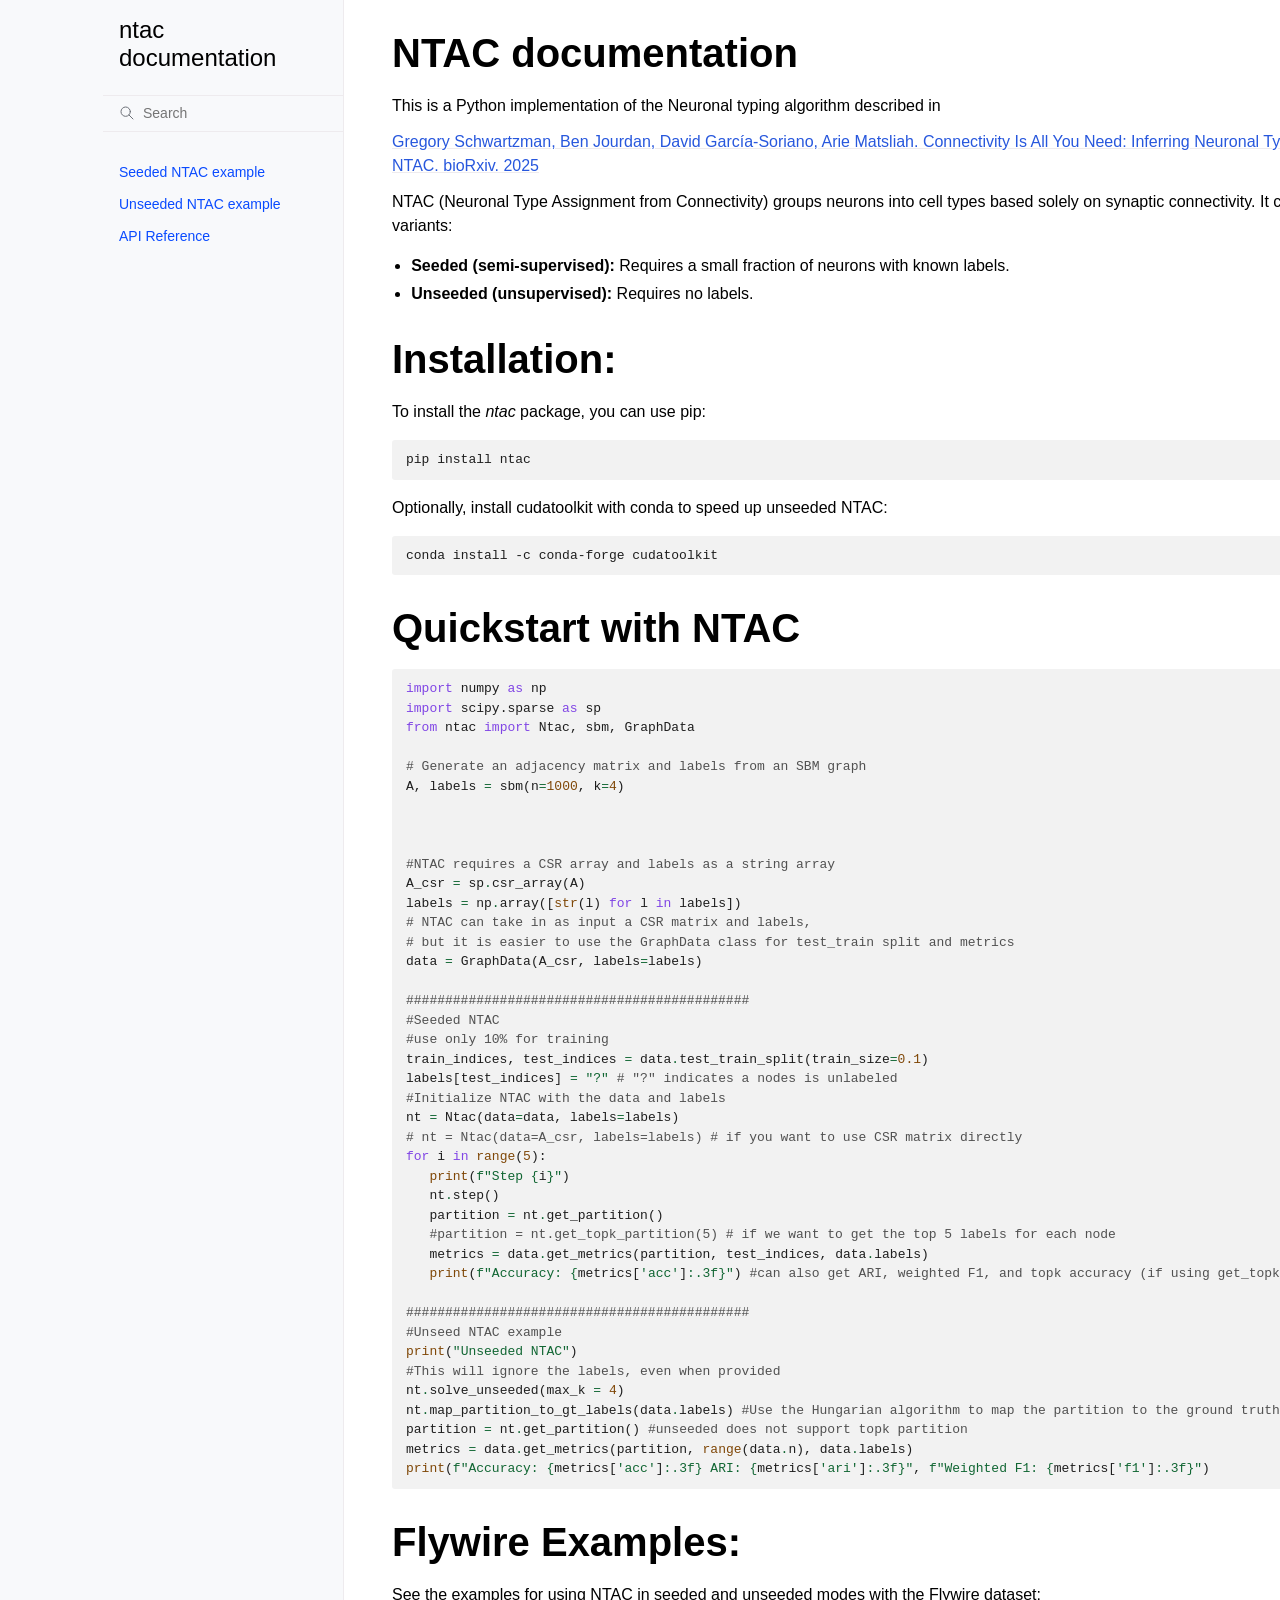
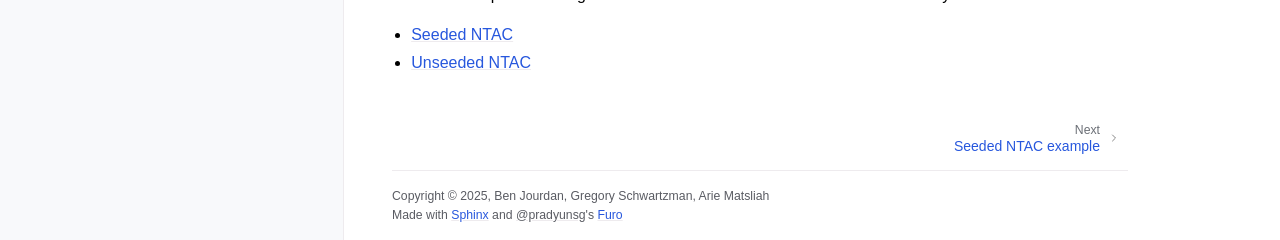
<file: index.html>
<!doctype html>
<html class="no-js" lang="en" data-content_root="./">
  <head><meta charset="utf-8">
    <meta name="viewport" content="width=device-width,initial-scale=1">
    <meta name="color-scheme" content="light dark"><meta name="viewport" content="width=device-width, initial-scale=1" />
<link rel="index" title="Index" href="genindex.html"><link rel="search" title="Search" href="search.html"><link rel="next" title="Seeded NTAC example" href="seeded_example.html">

    <!-- Generated with Sphinx 9.1.0 and Furo 2025.12.19 -->
        <title>ntac documentation</title>
      <link rel="stylesheet" type="text/css" href="_static/pygments.css?v=acfd86a5" />
    <link rel="stylesheet" type="text/css" href="_static/styles/furo.css?v=7bdb33bb" />
    <link rel="stylesheet" type="text/css" href="_static/styles/furo-extensions.css?v=8dab3a3b" />
    <link rel="stylesheet" type="text/css" href="_static/custom.css?v=66f80225" />
    
    


<style>
  body {
    --color-code-background: #f2f2f2;
  --color-code-foreground: #1e1e1e;
  
  }
  @media not print {
    body[data-theme="dark"] {
      --color-code-background: #202020;
  --color-code-foreground: #d0d0d0;
  
    }
    @media (prefers-color-scheme: dark) {
      body:not([data-theme="light"]) {
        --color-code-background: #202020;
  --color-code-foreground: #d0d0d0;
  
      }
    }
  }
</style></head>
  <body>
    
    <script>
      document.body.dataset.theme = localStorage.getItem("theme") || "auto";
    </script>
    

<svg xmlns="http://www.w3.org/2000/svg" style="display: none;">
  <symbol id="svg-toc" viewBox="0 0 24 24">
    <title>Contents</title>
    <svg stroke="currentColor" fill="currentColor" stroke-width="0" viewBox="0 0 1024 1024">
      <path d="M408 442h480c4.4 0 8-3.6 8-8v-56c0-4.4-3.6-8-8-8H408c-4.4 0-8 3.6-8 8v56c0 4.4 3.6 8 8 8zm-8 204c0 4.4 3.6 8 8 8h480c4.4 0 8-3.6 8-8v-56c0-4.4-3.6-8-8-8H408c-4.4 0-8 3.6-8 8v56zm504-486H120c-4.4 0-8 3.6-8 8v56c0 4.4 3.6 8 8 8h784c4.4 0 8-3.6 8-8v-56c0-4.4-3.6-8-8-8zm0 632H120c-4.4 0-8 3.6-8 8v56c0 4.4 3.6 8 8 8h784c4.4 0 8-3.6 8-8v-56c0-4.4-3.6-8-8-8zM115.4 518.9L271.7 642c5.8 4.6 14.4.5 14.4-6.9V388.9c0-7.4-8.5-11.5-14.4-6.9L115.4 505.1a8.74 8.74 0 0 0 0 13.8z"/>
    </svg>
  </symbol>
  <symbol id="svg-menu" viewBox="0 0 24 24">
    <title>Menu</title>
    <svg xmlns="http://www.w3.org/2000/svg" viewBox="0 0 24 24" fill="none" stroke="currentColor"
      stroke-width="2" stroke-linecap="round" stroke-linejoin="round" class="feather-menu">
      <line x1="3" y1="12" x2="21" y2="12"></line>
      <line x1="3" y1="6" x2="21" y2="6"></line>
      <line x1="3" y1="18" x2="21" y2="18"></line>
    </svg>
  </symbol>
  <symbol id="svg-arrow-right" viewBox="0 0 24 24">
    <title>Expand</title>
    <svg xmlns="http://www.w3.org/2000/svg" viewBox="0 0 24 24" fill="none" stroke="currentColor"
      stroke-width="2" stroke-linecap="round" stroke-linejoin="round" class="feather-chevron-right">
      <polyline points="9 18 15 12 9 6"></polyline>
    </svg>
  </symbol>
  <symbol id="svg-sun" viewBox="0 0 24 24">
    <title>Light mode</title>
    <svg xmlns="http://www.w3.org/2000/svg" viewBox="0 0 24 24" fill="none" stroke="currentColor"
      stroke-width="1" stroke-linecap="round" stroke-linejoin="round" class="feather-sun">
      <circle cx="12" cy="12" r="5"></circle>
      <line x1="12" y1="1" x2="12" y2="3"></line>
      <line x1="12" y1="21" x2="12" y2="23"></line>
      <line x1="4.22" y1="4.22" x2="5.64" y2="5.64"></line>
      <line x1="18.36" y1="18.36" x2="19.78" y2="19.78"></line>
      <line x1="1" y1="12" x2="3" y2="12"></line>
      <line x1="21" y1="12" x2="23" y2="12"></line>
      <line x1="4.22" y1="19.78" x2="5.64" y2="18.36"></line>
      <line x1="18.36" y1="5.64" x2="19.78" y2="4.22"></line>
    </svg>
  </symbol>
  <symbol id="svg-moon" viewBox="0 0 24 24">
    <title>Dark mode</title>
    <svg xmlns="http://www.w3.org/2000/svg" viewBox="0 0 24 24" fill="none" stroke="currentColor"
      stroke-width="1" stroke-linecap="round" stroke-linejoin="round" class="icon-tabler-moon">
      <path stroke="none" d="M0 0h24v24H0z" fill="none" />
      <path d="M12 3c.132 0 .263 0 .393 0a7.5 7.5 0 0 0 7.92 12.446a9 9 0 1 1 -8.313 -12.454z" />
    </svg>
  </symbol>
  <symbol id="svg-sun-with-moon" viewBox="0 0 24 24">
    <title>Auto light/dark, in light mode</title>
    <svg xmlns="http://www.w3.org/2000/svg" viewBox="0 0 24 24" fill="none" stroke="currentColor"
      stroke-width="1" stroke-linecap="round" stroke-linejoin="round"
      class="icon-custom-derived-from-feather-sun-and-tabler-moon">
      <path style="opacity: 50%" d="M 5.411 14.504 C 5.471 14.504 5.532 14.504 5.591 14.504 C 3.639 16.319 4.383 19.569 6.931 20.352 C 7.693 20.586 8.512 20.551 9.25 20.252 C 8.023 23.207 4.056 23.725 2.11 21.184 C 0.166 18.642 1.702 14.949 4.874 14.536 C 5.051 14.512 5.231 14.5 5.411 14.5 L 5.411 14.504 Z"/>
      <line x1="14.5" y1="3.25" x2="14.5" y2="1.25"/>
      <line x1="14.5" y1="15.85" x2="14.5" y2="17.85"/>
      <line x1="10.044" y1="5.094" x2="8.63" y2="3.68"/>
      <line x1="19" y1="14.05" x2="20.414" y2="15.464"/>
      <line x1="8.2" y1="9.55" x2="6.2" y2="9.55"/>
      <line x1="20.8" y1="9.55" x2="22.8" y2="9.55"/>
      <line x1="10.044" y1="14.006" x2="8.63" y2="15.42"/>
      <line x1="19" y1="5.05" x2="20.414" y2="3.636"/>
      <circle cx="14.5" cy="9.55" r="3.6"/>
    </svg>
  </symbol>
  <symbol id="svg-moon-with-sun" viewBox="0 0 24 24">
    <title>Auto light/dark, in dark mode</title>
    <svg xmlns="http://www.w3.org/2000/svg" viewBox="0 0 24 24" fill="none" stroke="currentColor"
      stroke-width="1" stroke-linecap="round" stroke-linejoin="round"
      class="icon-custom-derived-from-feather-sun-and-tabler-moon">
      <path d="M 8.282 7.007 C 8.385 7.007 8.494 7.007 8.595 7.007 C 5.18 10.184 6.481 15.869 10.942 17.24 C 12.275 17.648 13.706 17.589 15 17.066 C 12.851 22.236 5.91 23.143 2.505 18.696 C -0.897 14.249 1.791 7.786 7.342 7.063 C 7.652 7.021 7.965 7 8.282 7 L 8.282 7.007 Z"/>
      <line style="opacity: 50%" x1="18" y1="3.705" x2="18" y2="2.5"/>
      <line style="opacity: 50%" x1="18" y1="11.295" x2="18" y2="12.5"/>
      <line style="opacity: 50%" x1="15.316" y1="4.816" x2="14.464" y2="3.964"/>
      <line style="opacity: 50%" x1="20.711" y1="10.212" x2="21.563" y2="11.063"/>
      <line style="opacity: 50%" x1="14.205" y1="7.5" x2="13.001" y2="7.5"/>
      <line style="opacity: 50%" x1="21.795" y1="7.5" x2="23" y2="7.5"/>
      <line style="opacity: 50%" x1="15.316" y1="10.184" x2="14.464" y2="11.036"/>
      <line style="opacity: 50%" x1="20.711" y1="4.789" x2="21.563" y2="3.937"/>
      <circle style="opacity: 50%" cx="18" cy="7.5" r="2.169"/>
    </svg>
  </symbol>
  <symbol id="svg-pencil" viewBox="0 0 24 24">
    <svg xmlns="http://www.w3.org/2000/svg" viewBox="0 0 24 24" fill="none" stroke="currentColor"
      stroke-width="1" stroke-linecap="round" stroke-linejoin="round" class="icon-tabler-pencil-code">
      <path d="M4 20h4l10.5 -10.5a2.828 2.828 0 1 0 -4 -4l-10.5 10.5v4" />
      <path d="M13.5 6.5l4 4" />
      <path d="M20 21l2 -2l-2 -2" />
      <path d="M17 17l-2 2l2 2" />
    </svg>
  </symbol>
  <symbol id="svg-eye" viewBox="0 0 24 24">
    <svg xmlns="http://www.w3.org/2000/svg" viewBox="0 0 24 24" fill="none" stroke="currentColor"
      stroke-width="1" stroke-linecap="round" stroke-linejoin="round" class="icon-tabler-eye-code">
      <path stroke="none" d="M0 0h24v24H0z" fill="none" />
      <path d="M10 12a2 2 0 1 0 4 0a2 2 0 0 0 -4 0" />
      <path
        d="M11.11 17.958c-3.209 -.307 -5.91 -2.293 -8.11 -5.958c2.4 -4 5.4 -6 9 -6c3.6 0 6.6 2 9 6c-.21 .352 -.427 .688 -.647 1.008" />
      <path d="M20 21l2 -2l-2 -2" />
      <path d="M17 17l-2 2l2 2" />
    </svg>
  </symbol>
</svg>

<input type="checkbox" class="sidebar-toggle" name="__navigation" id="__navigation" aria-label="Toggle site navigation sidebar">
<input type="checkbox" class="sidebar-toggle" name="__toc" id="__toc" aria-label="Toggle table of contents sidebar">
<label class="overlay sidebar-overlay" for="__navigation"></label>
<label class="overlay toc-overlay" for="__toc"></label>

<a class="skip-to-content muted-link" href="#furo-main-content">Skip to content</a>



<div class="page">
  <header class="mobile-header">
    <div class="header-left">
      <label class="nav-overlay-icon" for="__navigation">
        <span class="icon"><svg><use href="#svg-menu"></use></svg></span>
      </label>
    </div>
    <div class="header-center">
      <a href="#"><div class="brand">ntac  documentation</div></a>
    </div>
    <div class="header-right">
      <div class="theme-toggle-container theme-toggle-header">
        <button class="theme-toggle" aria-label="Toggle Light / Dark / Auto color theme">
          <svg class="theme-icon-when-auto-light"><use href="#svg-sun-with-moon"></use></svg>
          <svg class="theme-icon-when-auto-dark"><use href="#svg-moon-with-sun"></use></svg>
          <svg class="theme-icon-when-dark"><use href="#svg-moon"></use></svg>
          <svg class="theme-icon-when-light"><use href="#svg-sun"></use></svg>
        </button>
      </div>
      <label class="toc-overlay-icon toc-header-icon no-toc" for="__toc">
        <span class="icon"><svg><use href="#svg-toc"></use></svg></span>
      </label>
    </div>
  </header>
  <aside class="sidebar-drawer">
    <div class="sidebar-container">
      
      <div class="sidebar-sticky"><a class="sidebar-brand" href="#">
  
  <span class="sidebar-brand-text">ntac  documentation</span>
  
</a><form class="sidebar-search-container" method="get" action="search.html" role="search">
  <input class="sidebar-search" placeholder="Search" name="q" aria-label="Search">
  <input type="hidden" name="check_keywords" value="yes">
  <input type="hidden" name="area" value="default">
</form>
<div id="searchbox"></div><div class="sidebar-scroll"><div class="sidebar-tree">
  <ul>
<li class="toctree-l1"><a class="reference internal" href="seeded_example.html">Seeded NTAC example</a></li>
<li class="toctree-l1"><a class="reference internal" href="unseeded_example.html">Unseeded NTAC example</a></li>
<li class="toctree-l1"><a class="reference internal" href="api.html">API Reference</a></li>
</ul>

</div>
</div>

      </div>
      
    </div>
  </aside>
  <div class="main">
    <div class="content">
      <div class="article-container">
        <a href="#" class="back-to-top muted-link">
          <svg xmlns="http://www.w3.org/2000/svg" viewBox="0 0 24 24">
            <path d="M13 20h-2V8l-5.5 5.5-1.42-1.42L12 4.16l7.92 7.92-1.42 1.42L13 8v12z"></path>
          </svg>
          <span>Back to top</span>
        </a>
        <div class="content-icon-container">
          <div class="view-this-page">
  <a class="muted-link" href="_sources/index.rst.txt" title="View this page">
    <svg><use href="#svg-eye"></use></svg>
    <span class="visually-hidden">View this page</span>
  </a>
</div>
<div class="theme-toggle-container theme-toggle-content">
            <button class="theme-toggle" aria-label="Toggle Light / Dark / Auto color theme">
              <svg class="theme-icon-when-auto-light"><use href="#svg-sun-with-moon"></use></svg>
              <svg class="theme-icon-when-auto-dark"><use href="#svg-moon-with-sun"></use></svg>
              <svg class="theme-icon-when-dark"><use href="#svg-moon"></use></svg>
              <svg class="theme-icon-when-light"><use href="#svg-sun"></use></svg>
            </button>
          </div>
          <label class="toc-overlay-icon toc-content-icon no-toc" for="__toc">
            <span class="icon"><svg><use href="#svg-toc"></use></svg></span>
          </label>
        </div>
        <article role="main" id="furo-main-content">
          <section id="ntac-documentation">
<h1>NTAC documentation<a class="headerlink" href="#ntac-documentation" title="Link to this heading">¶</a></h1>
<p>This is a Python implementation of the Neuronal typing algorithm described in</p>
<p><a class="reference external" href="https://www.biorxiv.org/content/10.1101/2025.06.11.659184v1">Gregory Schwartzman, Ben Jourdan, David García-Soriano, Arie Matsliah. Connectivity Is All You Need: Inferring Neuronal Types with NTAC. bioRxiv. 2025</a></p>
<p>NTAC (Neuronal Type Assignment from Connectivity) groups neurons into cell types based solely on synaptic connectivity. It comes in two variants:</p>
<ul class="simple">
<li><p><strong>Seeded (semi-supervised):</strong> Requires a small fraction of neurons with known labels.</p></li>
<li><p><strong>Unseeded (unsupervised):</strong> Requires no labels.</p></li>
</ul>
</section>
<section id="installation">
<h1>Installation:<a class="headerlink" href="#installation" title="Link to this heading">¶</a></h1>
<p>To install the <cite>ntac</cite> package, you can use pip:</p>
<div class="highlight-bash notranslate"><div class="highlight"><pre><span></span>pip<span class="w"> </span>install<span class="w"> </span>ntac
</pre></div>
</div>
<p>Optionally, install cudatoolkit with conda to speed up unseeded NTAC:</p>
<div class="highlight-bash notranslate"><div class="highlight"><pre><span></span>conda<span class="w"> </span>install<span class="w"> </span>-c<span class="w"> </span>conda-forge<span class="w"> </span>cudatoolkit
</pre></div>
</div>
</section>
<section id="quickstart-with-ntac">
<h1>Quickstart with NTAC<a class="headerlink" href="#quickstart-with-ntac" title="Link to this heading">¶</a></h1>
<div class="highlight-python notranslate"><div class="highlight"><pre><span></span><span class="kn">import</span> <span class="nn">numpy</span> <span class="k">as</span> <span class="nn">np</span>
<span class="kn">import</span> <span class="nn">scipy.sparse</span> <span class="k">as</span> <span class="nn">sp</span>
<span class="kn">from</span> <span class="nn">ntac</span> <span class="kn">import</span> <span class="n">Ntac</span><span class="p">,</span> <span class="n">sbm</span><span class="p">,</span> <span class="n">GraphData</span>

<span class="c1"># Generate an adjacency matrix and labels from an SBM graph</span>
<span class="n">A</span><span class="p">,</span> <span class="n">labels</span> <span class="o">=</span> <span class="n">sbm</span><span class="p">(</span><span class="n">n</span><span class="o">=</span><span class="mi">1000</span><span class="p">,</span> <span class="n">k</span><span class="o">=</span><span class="mi">4</span><span class="p">)</span>



<span class="c1">#NTAC requires a CSR array and labels as a string array</span>
<span class="n">A_csr</span> <span class="o">=</span> <span class="n">sp</span><span class="o">.</span><span class="n">csr_array</span><span class="p">(</span><span class="n">A</span><span class="p">)</span>
<span class="n">labels</span> <span class="o">=</span> <span class="n">np</span><span class="o">.</span><span class="n">array</span><span class="p">([</span><span class="nb">str</span><span class="p">(</span><span class="n">l</span><span class="p">)</span> <span class="k">for</span> <span class="n">l</span> <span class="ow">in</span> <span class="n">labels</span><span class="p">])</span>
<span class="c1"># NTAC can take in as input a CSR matrix and labels,</span>
<span class="c1"># but it is easier to use the GraphData class for test_train split and metrics</span>
<span class="n">data</span> <span class="o">=</span> <span class="n">GraphData</span><span class="p">(</span><span class="n">A_csr</span><span class="p">,</span> <span class="n">labels</span><span class="o">=</span><span class="n">labels</span><span class="p">)</span>

<span class="c1">############################################</span>
<span class="c1">#Seeded NTAC</span>
<span class="c1">#use only 10% for training</span>
<span class="n">train_indices</span><span class="p">,</span> <span class="n">test_indices</span> <span class="o">=</span> <span class="n">data</span><span class="o">.</span><span class="n">test_train_split</span><span class="p">(</span><span class="n">train_size</span><span class="o">=</span><span class="mf">0.1</span><span class="p">)</span>
<span class="n">labels</span><span class="p">[</span><span class="n">test_indices</span><span class="p">]</span> <span class="o">=</span> <span class="s2">&quot;?&quot;</span> <span class="c1"># &quot;?&quot; indicates a nodes is unlabeled</span>
<span class="c1">#Initialize NTAC with the data and labels</span>
<span class="n">nt</span> <span class="o">=</span> <span class="n">Ntac</span><span class="p">(</span><span class="n">data</span><span class="o">=</span><span class="n">data</span><span class="p">,</span> <span class="n">labels</span><span class="o">=</span><span class="n">labels</span><span class="p">)</span>
<span class="c1"># nt = Ntac(data=A_csr, labels=labels) # if you want to use CSR matrix directly</span>
<span class="k">for</span> <span class="n">i</span> <span class="ow">in</span> <span class="nb">range</span><span class="p">(</span><span class="mi">5</span><span class="p">):</span>
   <span class="nb">print</span><span class="p">(</span><span class="sa">f</span><span class="s2">&quot;Step </span><span class="si">{</span><span class="n">i</span><span class="si">}</span><span class="s2">&quot;</span><span class="p">)</span>
   <span class="n">nt</span><span class="o">.</span><span class="n">step</span><span class="p">()</span>
   <span class="n">partition</span> <span class="o">=</span> <span class="n">nt</span><span class="o">.</span><span class="n">get_partition</span><span class="p">()</span>
   <span class="c1">#partition = nt.get_topk_partition(5) # if we want to get the top 5 labels for each node</span>
   <span class="n">metrics</span> <span class="o">=</span> <span class="n">data</span><span class="o">.</span><span class="n">get_metrics</span><span class="p">(</span><span class="n">partition</span><span class="p">,</span> <span class="n">test_indices</span><span class="p">,</span> <span class="n">data</span><span class="o">.</span><span class="n">labels</span><span class="p">)</span>
   <span class="nb">print</span><span class="p">(</span><span class="sa">f</span><span class="s2">&quot;Accuracy: </span><span class="si">{</span><span class="n">metrics</span><span class="p">[</span><span class="s1">&#39;acc&#39;</span><span class="p">]</span><span class="si">:</span><span class="s2">.3f</span><span class="si">}</span><span class="s2">&quot;</span><span class="p">)</span> <span class="c1">#can also get ARI, weighted F1, and topk accuracy (if using get_topk_partition)</span>

<span class="c1">############################################</span>
<span class="c1">#Unseed NTAC example</span>
<span class="nb">print</span><span class="p">(</span><span class="s2">&quot;Unseeded NTAC&quot;</span><span class="p">)</span>
<span class="c1">#This will ignore the labels, even when provided</span>
<span class="n">nt</span><span class="o">.</span><span class="n">solve_unseeded</span><span class="p">(</span><span class="n">max_k</span> <span class="o">=</span> <span class="mi">4</span><span class="p">)</span>
<span class="n">nt</span><span class="o">.</span><span class="n">map_partition_to_gt_labels</span><span class="p">(</span><span class="n">data</span><span class="o">.</span><span class="n">labels</span><span class="p">)</span> <span class="c1">#Use the Hungarian algorithm to map the partition to the ground truth labels</span>
<span class="n">partition</span> <span class="o">=</span> <span class="n">nt</span><span class="o">.</span><span class="n">get_partition</span><span class="p">()</span> <span class="c1">#unseeded does not support topk partition</span>
<span class="n">metrics</span> <span class="o">=</span> <span class="n">data</span><span class="o">.</span><span class="n">get_metrics</span><span class="p">(</span><span class="n">partition</span><span class="p">,</span> <span class="nb">range</span><span class="p">(</span><span class="n">data</span><span class="o">.</span><span class="n">n</span><span class="p">),</span> <span class="n">data</span><span class="o">.</span><span class="n">labels</span><span class="p">)</span>
<span class="nb">print</span><span class="p">(</span><span class="sa">f</span><span class="s2">&quot;Accuracy: </span><span class="si">{</span><span class="n">metrics</span><span class="p">[</span><span class="s1">&#39;acc&#39;</span><span class="p">]</span><span class="si">:</span><span class="s2">.3f</span><span class="si">}</span><span class="s2"> ARI: </span><span class="si">{</span><span class="n">metrics</span><span class="p">[</span><span class="s1">&#39;ari&#39;</span><span class="p">]</span><span class="si">:</span><span class="s2">.3f</span><span class="si">}</span><span class="s2">&quot;</span><span class="p">,</span> <span class="sa">f</span><span class="s2">&quot;Weighted F1: </span><span class="si">{</span><span class="n">metrics</span><span class="p">[</span><span class="s1">&#39;f1&#39;</span><span class="p">]</span><span class="si">:</span><span class="s2">.3f</span><span class="si">}</span><span class="s2">&quot;</span><span class="p">)</span>
</pre></div>
</div>
</section>
<section id="flywire-examples">
<h1>Flywire Examples:<a class="headerlink" href="#flywire-examples" title="Link to this heading">¶</a></h1>
<p>See the examples for using NTAC in seeded and unseeded modes with the Flywire dataset:</p>
<ul class="simple">
<li><p><a class="reference external" href="seeded_example.html">Seeded NTAC</a></p></li>
<li><p><a class="reference external" href="unseeded_example.html">Unseeded NTAC</a></p></li>
</ul>
<div class="toctree-wrapper compound">
</div>
</section>

        </article>
      </div>
      <footer>
        
        <div class="related-pages">
          <a class="next-page" href="seeded_example.html">
              <div class="page-info">
                <div class="context">
                  <span>Next</span>
                </div>
                <div class="title">Seeded NTAC example</div>
              </div>
              <svg class="furo-related-icon"><use href="#svg-arrow-right"></use></svg>
            </a>
          
        </div>
        <div class="bottom-of-page">
          <div class="left-details">
            <div class="copyright">
                Copyright &#169; 2025, Ben Jourdan, Gregory Schwartzman, Arie Matsliah
            </div>
            Made with <a href="https://www.sphinx-doc.org/">Sphinx</a> and <a class="muted-link" href="https://pradyunsg.me">@pradyunsg</a>'s
            
            <a href="https://github.com/pradyunsg/furo">Furo</a>
            
          </div>
          <div class="right-details">
            
          </div>
        </div>
        
      </footer>
    </div>
    <aside class="toc-drawer no-toc">
      
      
      
    </aside>
  </div>
</div><script src="_static/documentation_options.js?v=5929fcd5"></script>
    <script src="_static/doctools.js?v=fd6eb6e6"></script>
    <script src="_static/sphinx_highlight.js?v=6ffebe34"></script>
    <script src="_static/scripts/furo.js?v=46bd48cc"></script>
    </body>
</html>
</file>
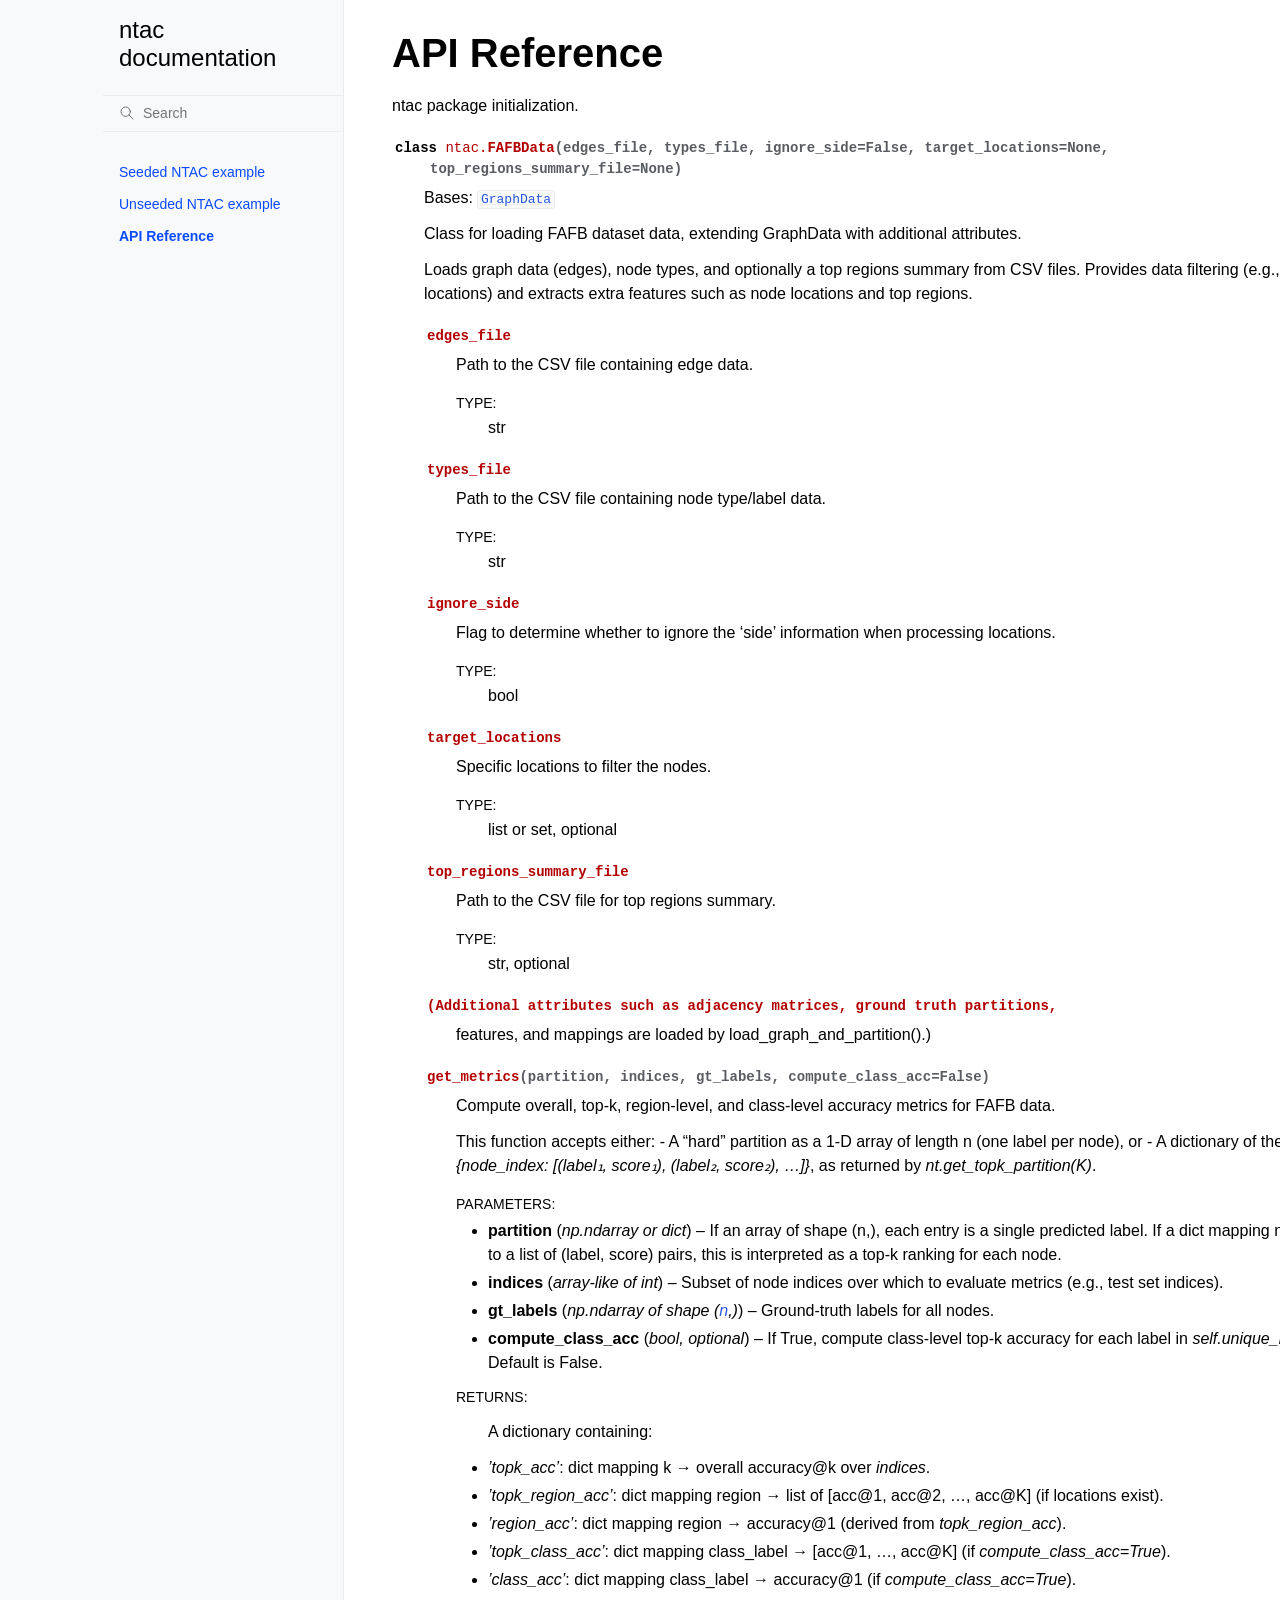
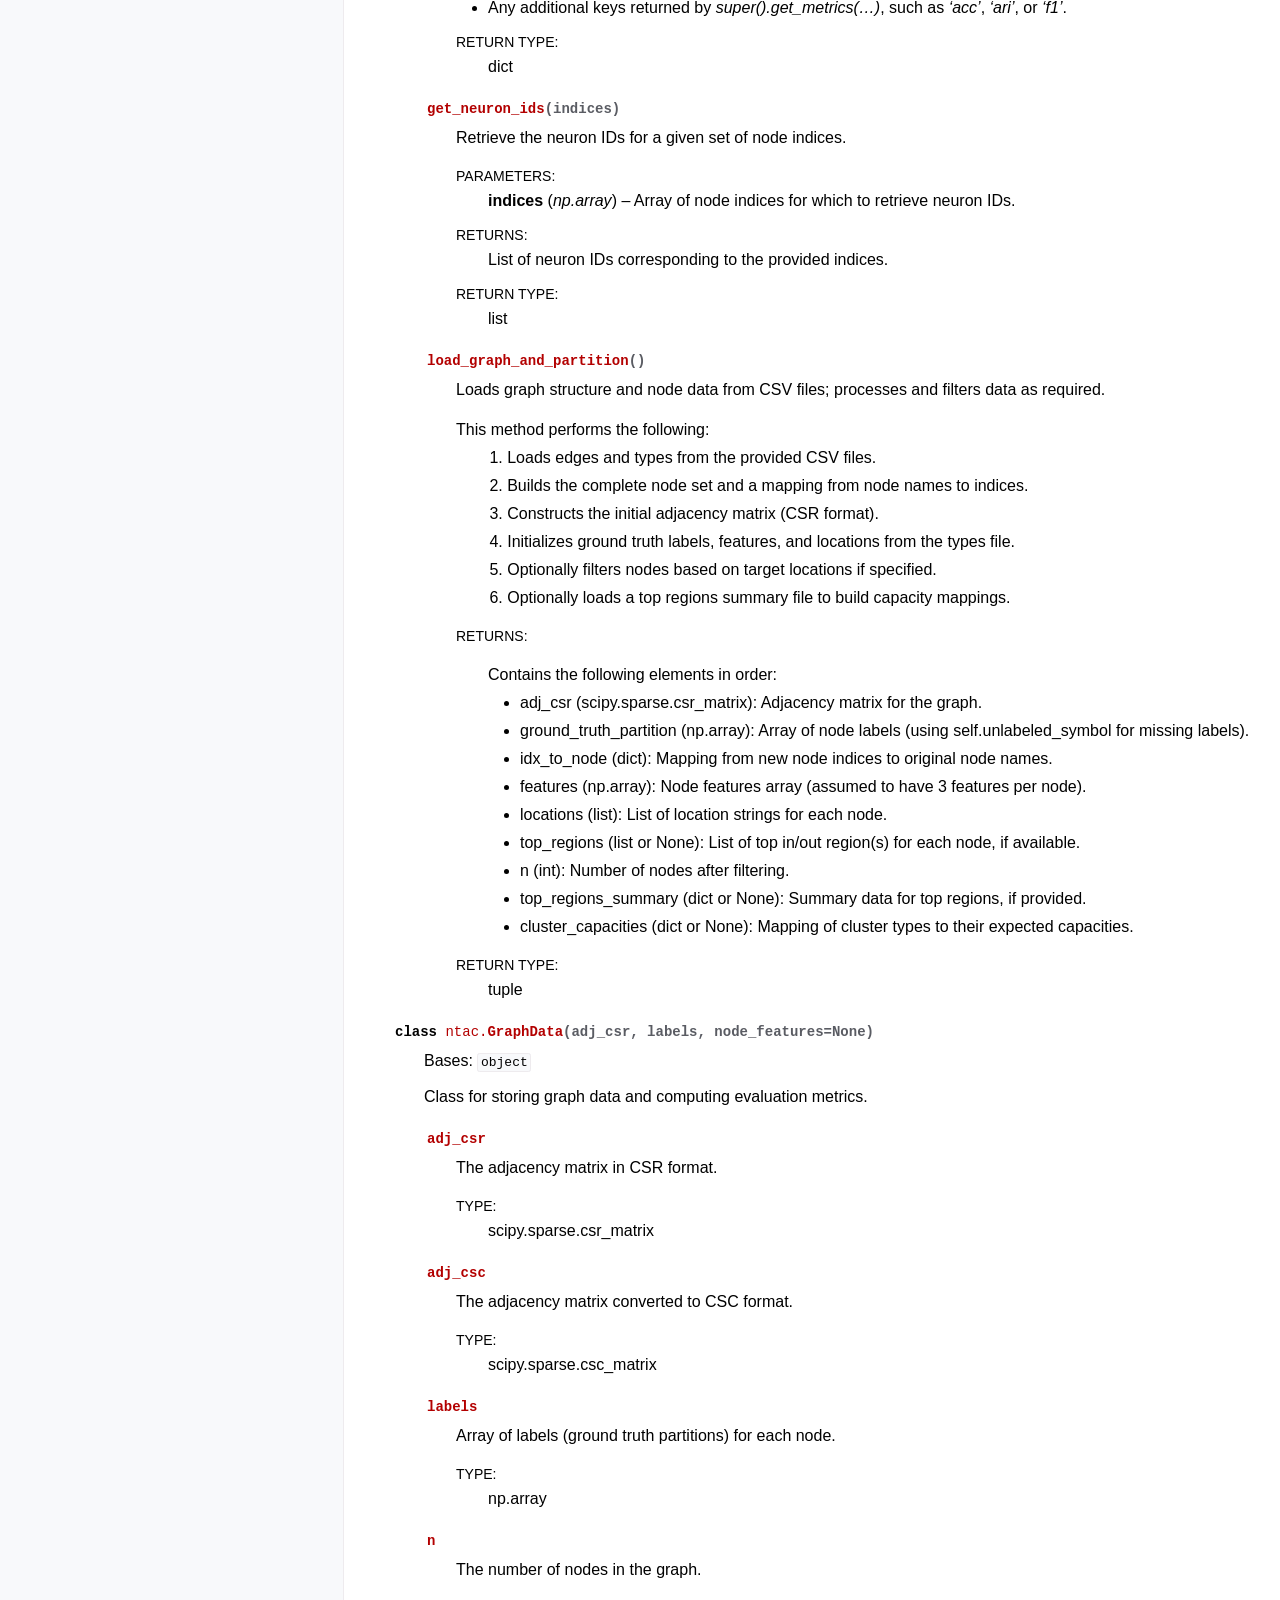
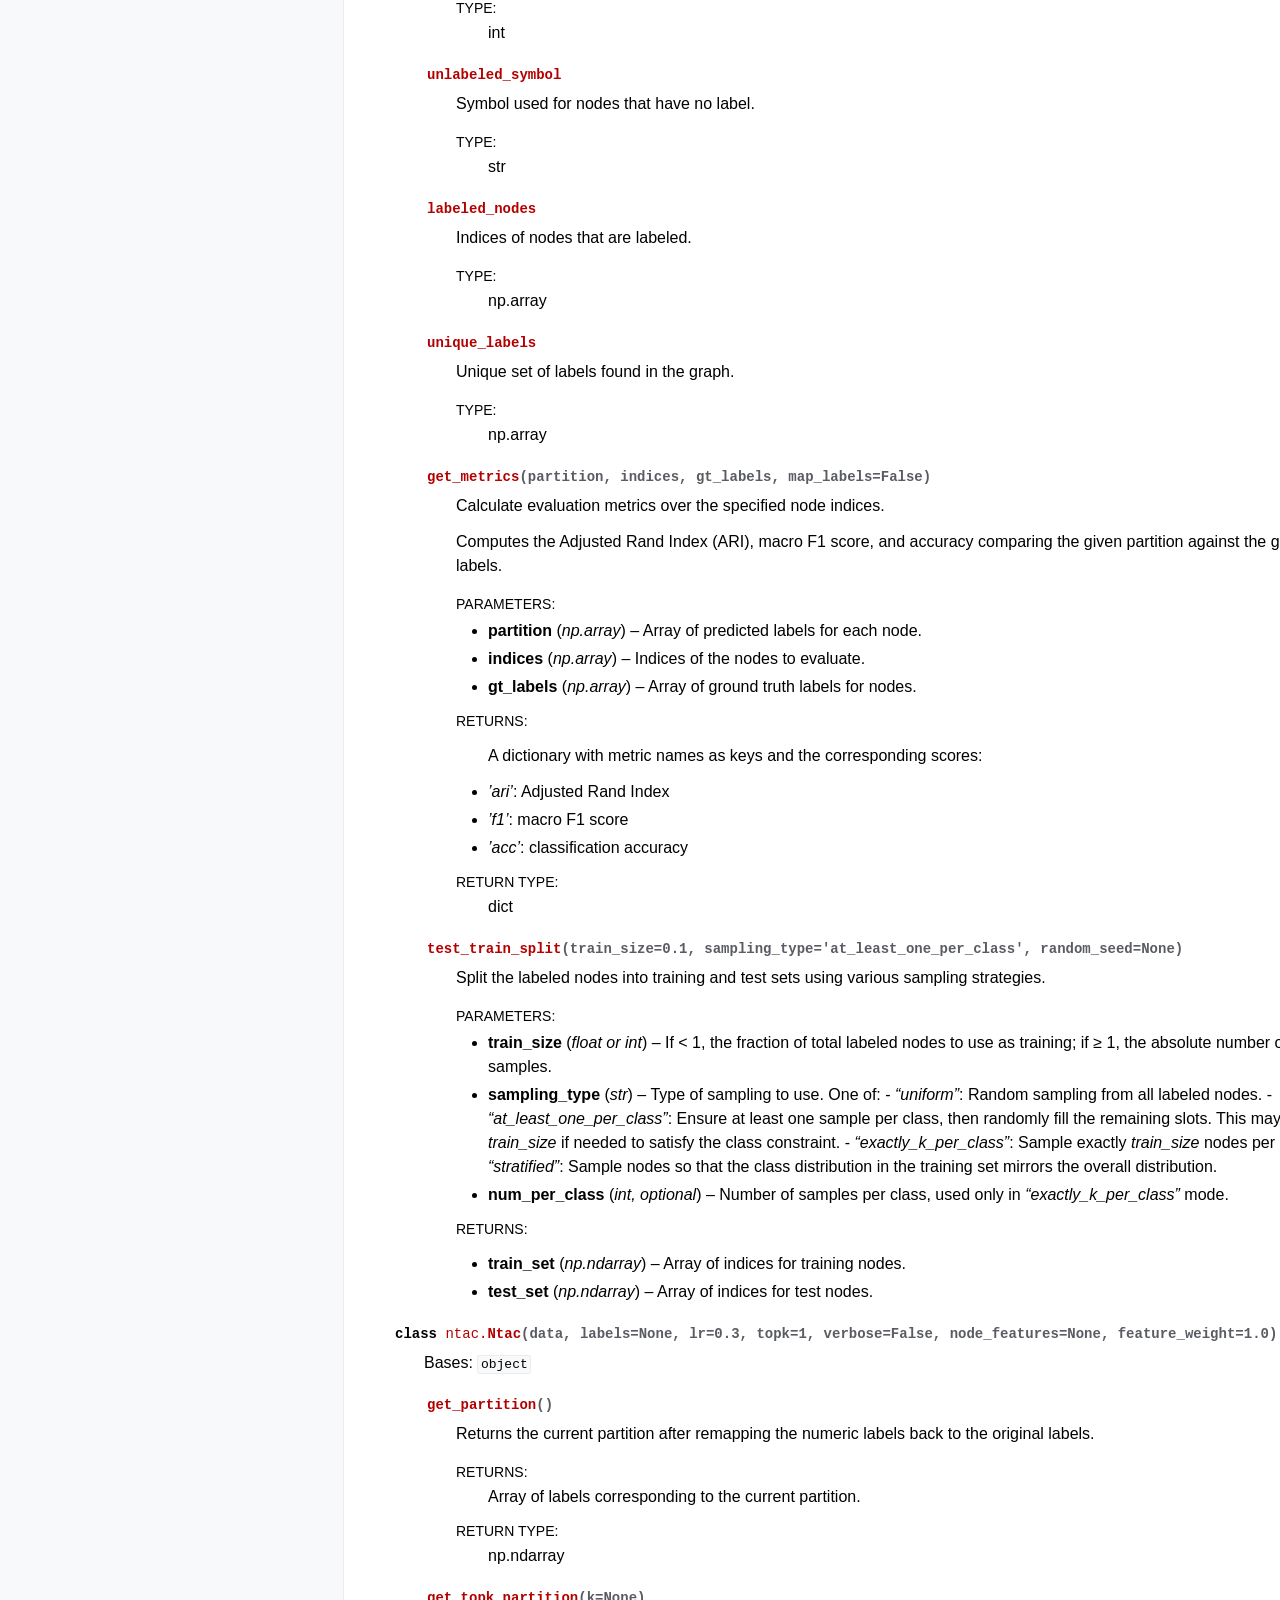
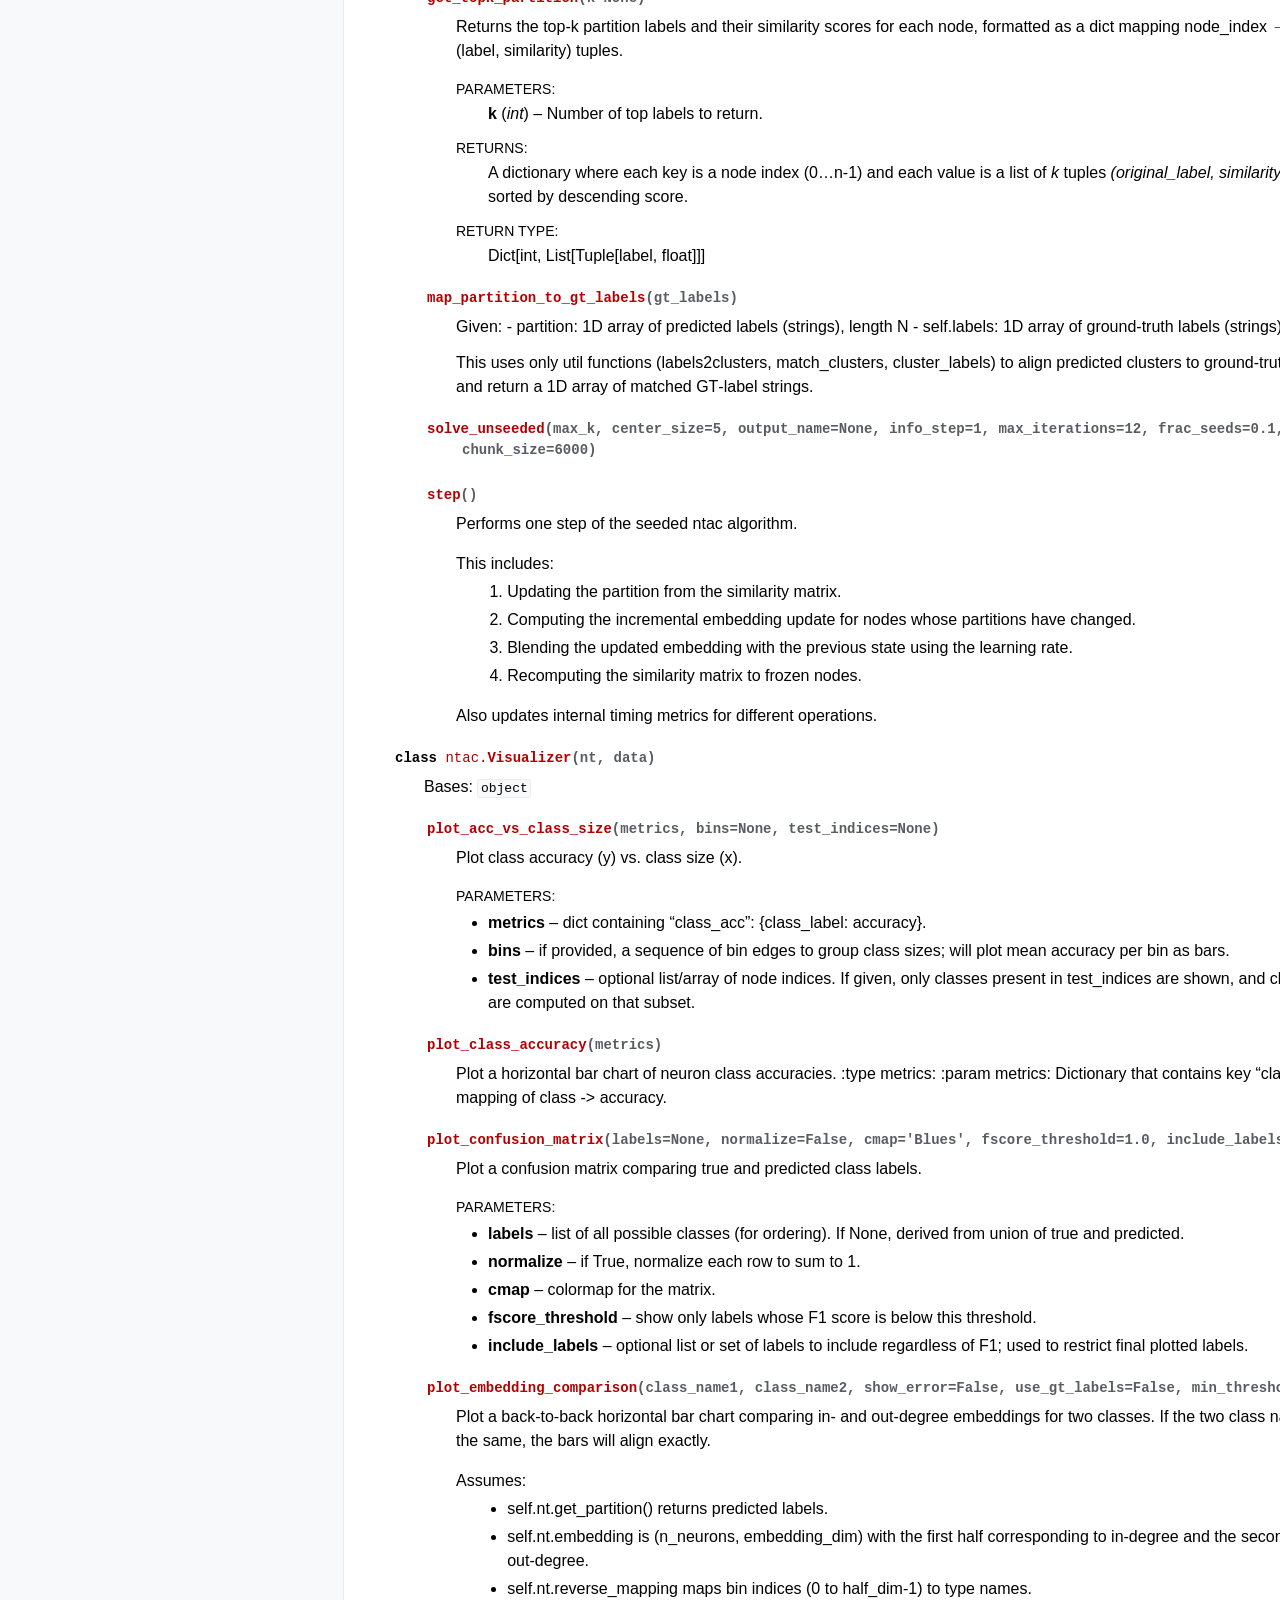
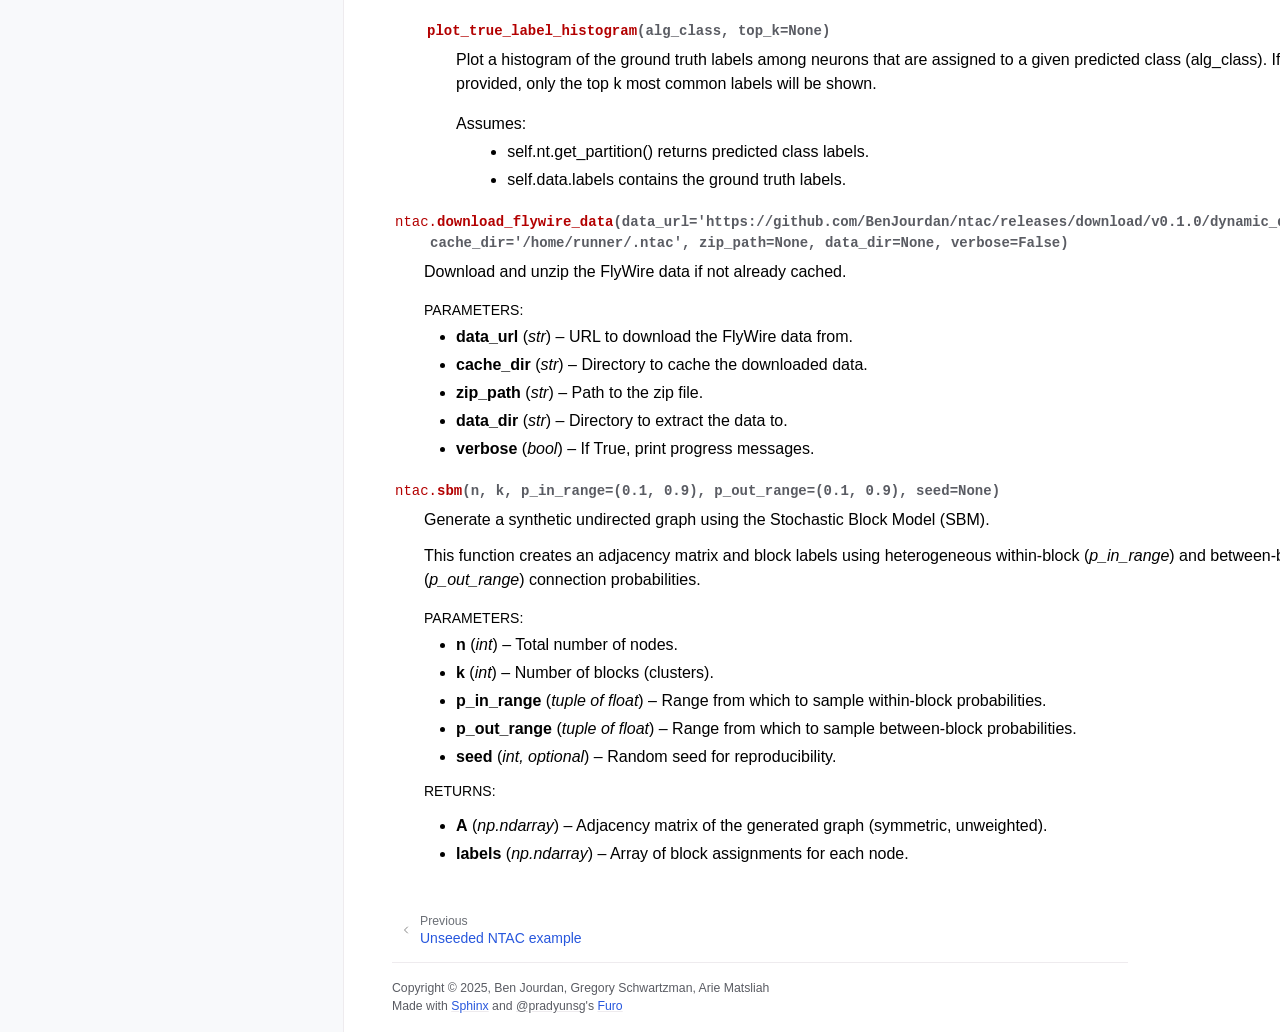
<file: api.html>
<!doctype html>
<html class="no-js" lang="en" data-content_root="./">
  <head><meta charset="utf-8">
    <meta name="viewport" content="width=device-width,initial-scale=1">
    <meta name="color-scheme" content="light dark"><meta name="viewport" content="width=device-width, initial-scale=1" />
<link rel="index" title="Index" href="genindex.html"><link rel="search" title="Search" href="search.html"><link rel="prev" title="Unseeded NTAC example" href="unseeded_example.html">

    <!-- Generated with Sphinx 9.1.0 and Furo 2025.12.19 -->
        <title>API Reference - ntac documentation</title>
      <link rel="stylesheet" type="text/css" href="_static/pygments.css?v=acfd86a5" />
    <link rel="stylesheet" type="text/css" href="_static/styles/furo.css?v=7bdb33bb" />
    <link rel="stylesheet" type="text/css" href="_static/styles/furo-extensions.css?v=8dab3a3b" />
    <link rel="stylesheet" type="text/css" href="_static/custom.css?v=66f80225" />
    
    


<style>
  body {
    --color-code-background: #f2f2f2;
  --color-code-foreground: #1e1e1e;
  
  }
  @media not print {
    body[data-theme="dark"] {
      --color-code-background: #202020;
  --color-code-foreground: #d0d0d0;
  
    }
    @media (prefers-color-scheme: dark) {
      body:not([data-theme="light"]) {
        --color-code-background: #202020;
  --color-code-foreground: #d0d0d0;
  
      }
    }
  }
</style></head>
  <body>
    
    <script>
      document.body.dataset.theme = localStorage.getItem("theme") || "auto";
    </script>
    

<svg xmlns="http://www.w3.org/2000/svg" style="display: none;">
  <symbol id="svg-toc" viewBox="0 0 24 24">
    <title>Contents</title>
    <svg stroke="currentColor" fill="currentColor" stroke-width="0" viewBox="0 0 1024 1024">
      <path d="M408 442h480c4.4 0 8-3.6 8-8v-56c0-4.4-3.6-8-8-8H408c-4.4 0-8 3.6-8 8v56c0 4.4 3.6 8 8 8zm-8 204c0 4.4 3.6 8 8 8h480c4.4 0 8-3.6 8-8v-56c0-4.4-3.6-8-8-8H408c-4.4 0-8 3.6-8 8v56zm504-486H120c-4.4 0-8 3.6-8 8v56c0 4.4 3.6 8 8 8h784c4.4 0 8-3.6 8-8v-56c0-4.4-3.6-8-8-8zm0 632H120c-4.4 0-8 3.6-8 8v56c0 4.4 3.6 8 8 8h784c4.4 0 8-3.6 8-8v-56c0-4.4-3.6-8-8-8zM115.4 518.9L271.7 642c5.8 4.6 14.4.5 14.4-6.9V388.9c0-7.4-8.5-11.5-14.4-6.9L115.4 505.1a8.74 8.74 0 0 0 0 13.8z"/>
    </svg>
  </symbol>
  <symbol id="svg-menu" viewBox="0 0 24 24">
    <title>Menu</title>
    <svg xmlns="http://www.w3.org/2000/svg" viewBox="0 0 24 24" fill="none" stroke="currentColor"
      stroke-width="2" stroke-linecap="round" stroke-linejoin="round" class="feather-menu">
      <line x1="3" y1="12" x2="21" y2="12"></line>
      <line x1="3" y1="6" x2="21" y2="6"></line>
      <line x1="3" y1="18" x2="21" y2="18"></line>
    </svg>
  </symbol>
  <symbol id="svg-arrow-right" viewBox="0 0 24 24">
    <title>Expand</title>
    <svg xmlns="http://www.w3.org/2000/svg" viewBox="0 0 24 24" fill="none" stroke="currentColor"
      stroke-width="2" stroke-linecap="round" stroke-linejoin="round" class="feather-chevron-right">
      <polyline points="9 18 15 12 9 6"></polyline>
    </svg>
  </symbol>
  <symbol id="svg-sun" viewBox="0 0 24 24">
    <title>Light mode</title>
    <svg xmlns="http://www.w3.org/2000/svg" viewBox="0 0 24 24" fill="none" stroke="currentColor"
      stroke-width="1" stroke-linecap="round" stroke-linejoin="round" class="feather-sun">
      <circle cx="12" cy="12" r="5"></circle>
      <line x1="12" y1="1" x2="12" y2="3"></line>
      <line x1="12" y1="21" x2="12" y2="23"></line>
      <line x1="4.22" y1="4.22" x2="5.64" y2="5.64"></line>
      <line x1="18.36" y1="18.36" x2="19.78" y2="19.78"></line>
      <line x1="1" y1="12" x2="3" y2="12"></line>
      <line x1="21" y1="12" x2="23" y2="12"></line>
      <line x1="4.22" y1="19.78" x2="5.64" y2="18.36"></line>
      <line x1="18.36" y1="5.64" x2="19.78" y2="4.22"></line>
    </svg>
  </symbol>
  <symbol id="svg-moon" viewBox="0 0 24 24">
    <title>Dark mode</title>
    <svg xmlns="http://www.w3.org/2000/svg" viewBox="0 0 24 24" fill="none" stroke="currentColor"
      stroke-width="1" stroke-linecap="round" stroke-linejoin="round" class="icon-tabler-moon">
      <path stroke="none" d="M0 0h24v24H0z" fill="none" />
      <path d="M12 3c.132 0 .263 0 .393 0a7.5 7.5 0 0 0 7.92 12.446a9 9 0 1 1 -8.313 -12.454z" />
    </svg>
  </symbol>
  <symbol id="svg-sun-with-moon" viewBox="0 0 24 24">
    <title>Auto light/dark, in light mode</title>
    <svg xmlns="http://www.w3.org/2000/svg" viewBox="0 0 24 24" fill="none" stroke="currentColor"
      stroke-width="1" stroke-linecap="round" stroke-linejoin="round"
      class="icon-custom-derived-from-feather-sun-and-tabler-moon">
      <path style="opacity: 50%" d="M 5.411 14.504 C 5.471 14.504 5.532 14.504 5.591 14.504 C 3.639 16.319 4.383 19.569 6.931 20.352 C 7.693 20.586 8.512 20.551 9.25 20.252 C 8.023 23.207 4.056 23.725 2.11 21.184 C 0.166 18.642 1.702 14.949 4.874 14.536 C 5.051 14.512 5.231 14.5 5.411 14.5 L 5.411 14.504 Z"/>
      <line x1="14.5" y1="3.25" x2="14.5" y2="1.25"/>
      <line x1="14.5" y1="15.85" x2="14.5" y2="17.85"/>
      <line x1="10.044" y1="5.094" x2="8.63" y2="3.68"/>
      <line x1="19" y1="14.05" x2="20.414" y2="15.464"/>
      <line x1="8.2" y1="9.55" x2="6.2" y2="9.55"/>
      <line x1="20.8" y1="9.55" x2="22.8" y2="9.55"/>
      <line x1="10.044" y1="14.006" x2="8.63" y2="15.42"/>
      <line x1="19" y1="5.05" x2="20.414" y2="3.636"/>
      <circle cx="14.5" cy="9.55" r="3.6"/>
    </svg>
  </symbol>
  <symbol id="svg-moon-with-sun" viewBox="0 0 24 24">
    <title>Auto light/dark, in dark mode</title>
    <svg xmlns="http://www.w3.org/2000/svg" viewBox="0 0 24 24" fill="none" stroke="currentColor"
      stroke-width="1" stroke-linecap="round" stroke-linejoin="round"
      class="icon-custom-derived-from-feather-sun-and-tabler-moon">
      <path d="M 8.282 7.007 C 8.385 7.007 8.494 7.007 8.595 7.007 C 5.18 10.184 6.481 15.869 10.942 17.24 C 12.275 17.648 13.706 17.589 15 17.066 C 12.851 22.236 5.91 23.143 2.505 18.696 C -0.897 14.249 1.791 7.786 7.342 7.063 C 7.652 7.021 7.965 7 8.282 7 L 8.282 7.007 Z"/>
      <line style="opacity: 50%" x1="18" y1="3.705" x2="18" y2="2.5"/>
      <line style="opacity: 50%" x1="18" y1="11.295" x2="18" y2="12.5"/>
      <line style="opacity: 50%" x1="15.316" y1="4.816" x2="14.464" y2="3.964"/>
      <line style="opacity: 50%" x1="20.711" y1="10.212" x2="21.563" y2="11.063"/>
      <line style="opacity: 50%" x1="14.205" y1="7.5" x2="13.001" y2="7.5"/>
      <line style="opacity: 50%" x1="21.795" y1="7.5" x2="23" y2="7.5"/>
      <line style="opacity: 50%" x1="15.316" y1="10.184" x2="14.464" y2="11.036"/>
      <line style="opacity: 50%" x1="20.711" y1="4.789" x2="21.563" y2="3.937"/>
      <circle style="opacity: 50%" cx="18" cy="7.5" r="2.169"/>
    </svg>
  </symbol>
  <symbol id="svg-pencil" viewBox="0 0 24 24">
    <svg xmlns="http://www.w3.org/2000/svg" viewBox="0 0 24 24" fill="none" stroke="currentColor"
      stroke-width="1" stroke-linecap="round" stroke-linejoin="round" class="icon-tabler-pencil-code">
      <path d="M4 20h4l10.5 -10.5a2.828 2.828 0 1 0 -4 -4l-10.5 10.5v4" />
      <path d="M13.5 6.5l4 4" />
      <path d="M20 21l2 -2l-2 -2" />
      <path d="M17 17l-2 2l2 2" />
    </svg>
  </symbol>
  <symbol id="svg-eye" viewBox="0 0 24 24">
    <svg xmlns="http://www.w3.org/2000/svg" viewBox="0 0 24 24" fill="none" stroke="currentColor"
      stroke-width="1" stroke-linecap="round" stroke-linejoin="round" class="icon-tabler-eye-code">
      <path stroke="none" d="M0 0h24v24H0z" fill="none" />
      <path d="M10 12a2 2 0 1 0 4 0a2 2 0 0 0 -4 0" />
      <path
        d="M11.11 17.958c-3.209 -.307 -5.91 -2.293 -8.11 -5.958c2.4 -4 5.4 -6 9 -6c3.6 0 6.6 2 9 6c-.21 .352 -.427 .688 -.647 1.008" />
      <path d="M20 21l2 -2l-2 -2" />
      <path d="M17 17l-2 2l2 2" />
    </svg>
  </symbol>
</svg>

<input type="checkbox" class="sidebar-toggle" name="__navigation" id="__navigation" aria-label="Toggle site navigation sidebar">
<input type="checkbox" class="sidebar-toggle" name="__toc" id="__toc" aria-label="Toggle table of contents sidebar">
<label class="overlay sidebar-overlay" for="__navigation"></label>
<label class="overlay toc-overlay" for="__toc"></label>

<a class="skip-to-content muted-link" href="#furo-main-content">Skip to content</a>



<div class="page">
  <header class="mobile-header">
    <div class="header-left">
      <label class="nav-overlay-icon" for="__navigation">
        <span class="icon"><svg><use href="#svg-menu"></use></svg></span>
      </label>
    </div>
    <div class="header-center">
      <a href="index.html"><div class="brand">ntac  documentation</div></a>
    </div>
    <div class="header-right">
      <div class="theme-toggle-container theme-toggle-header">
        <button class="theme-toggle" aria-label="Toggle Light / Dark / Auto color theme">
          <svg class="theme-icon-when-auto-light"><use href="#svg-sun-with-moon"></use></svg>
          <svg class="theme-icon-when-auto-dark"><use href="#svg-moon-with-sun"></use></svg>
          <svg class="theme-icon-when-dark"><use href="#svg-moon"></use></svg>
          <svg class="theme-icon-when-light"><use href="#svg-sun"></use></svg>
        </button>
      </div>
      <label class="toc-overlay-icon toc-header-icon" for="__toc">
        <span class="icon"><svg><use href="#svg-toc"></use></svg></span>
      </label>
    </div>
  </header>
  <aside class="sidebar-drawer">
    <div class="sidebar-container">
      
      <div class="sidebar-sticky"><a class="sidebar-brand" href="index.html">
  
  <span class="sidebar-brand-text">ntac  documentation</span>
  
</a><form class="sidebar-search-container" method="get" action="search.html" role="search">
  <input class="sidebar-search" placeholder="Search" name="q" aria-label="Search">
  <input type="hidden" name="check_keywords" value="yes">
  <input type="hidden" name="area" value="default">
</form>
<div id="searchbox"></div><div class="sidebar-scroll"><div class="sidebar-tree">
  <ul class="current">
<li class="toctree-l1"><a class="reference internal" href="seeded_example.html">Seeded NTAC example</a></li>
<li class="toctree-l1"><a class="reference internal" href="unseeded_example.html">Unseeded NTAC example</a></li>
<li class="toctree-l1 current current-page"><a class="current reference internal" href="#">API Reference</a></li>
</ul>

</div>
</div>

      </div>
      
    </div>
  </aside>
  <div class="main">
    <div class="content">
      <div class="article-container">
        <a href="#" class="back-to-top muted-link">
          <svg xmlns="http://www.w3.org/2000/svg" viewBox="0 0 24 24">
            <path d="M13 20h-2V8l-5.5 5.5-1.42-1.42L12 4.16l7.92 7.92-1.42 1.42L13 8v12z"></path>
          </svg>
          <span>Back to top</span>
        </a>
        <div class="content-icon-container">
          <div class="view-this-page">
  <a class="muted-link" href="_sources/api.rst.txt" title="View this page">
    <svg><use href="#svg-eye"></use></svg>
    <span class="visually-hidden">View this page</span>
  </a>
</div>
<div class="theme-toggle-container theme-toggle-content">
            <button class="theme-toggle" aria-label="Toggle Light / Dark / Auto color theme">
              <svg class="theme-icon-when-auto-light"><use href="#svg-sun-with-moon"></use></svg>
              <svg class="theme-icon-when-auto-dark"><use href="#svg-moon-with-sun"></use></svg>
              <svg class="theme-icon-when-dark"><use href="#svg-moon"></use></svg>
              <svg class="theme-icon-when-light"><use href="#svg-sun"></use></svg>
            </button>
          </div>
          <label class="toc-overlay-icon toc-content-icon" for="__toc">
            <span class="icon"><svg><use href="#svg-toc"></use></svg></span>
          </label>
        </div>
        <article role="main" id="furo-main-content">
          <section id="module-ntac">
<span id="api-reference"></span><h1>API Reference<a class="headerlink" href="#module-ntac" title="Link to this heading">¶</a></h1>
<p>ntac package initialization.</p>
<dl class="py class">
<dt class="sig sig-object py" id="ntac.FAFBData">
<span class="property"><span class="k"><span class="pre">class</span></span><span class="w"> </span></span><span class="sig-prename descclassname"><span class="pre">ntac.</span></span><span class="sig-name descname"><span class="pre">FAFBData</span></span><span class="sig-paren">(</span><em class="sig-param"><span class="n"><span class="pre">edges_file</span></span></em>, <em class="sig-param"><span class="n"><span class="pre">types_file</span></span></em>, <em class="sig-param"><span class="n"><span class="pre">ignore_side</span></span><span class="o"><span class="pre">=</span></span><span class="default_value"><span class="pre">False</span></span></em>, <em class="sig-param"><span class="n"><span class="pre">target_locations</span></span><span class="o"><span class="pre">=</span></span><span class="default_value"><span class="pre">None</span></span></em>, <em class="sig-param"><span class="n"><span class="pre">top_regions_summary_file</span></span><span class="o"><span class="pre">=</span></span><span class="default_value"><span class="pre">None</span></span></em><span class="sig-paren">)</span><a class="headerlink" href="#ntac.FAFBData" title="Link to this definition">¶</a></dt>
<dd><p>Bases: <a class="reference internal" href="#ntac.GraphData" title="ntac.graph_data.GraphData"><code class="xref py py-class docutils literal notranslate"><span class="pre">GraphData</span></code></a></p>
<p>Class for loading FAFB dataset data, extending GraphData with additional attributes.</p>
<p>Loads graph data (edges), node types, and optionally a top regions summary from CSV files.
Provides data filtering (e.g., by target locations) and extracts extra features such as
node locations and top regions.</p>
<dl class="py attribute">
<dt class="sig sig-object py" id="ntac.FAFBData.edges_file">
<span class="sig-name descname"><span class="pre">edges_file</span></span><a class="headerlink" href="#ntac.FAFBData.edges_file" title="Link to this definition">¶</a></dt>
<dd><p>Path to the CSV file containing edge data.</p>
<dl class="field-list simple">
<dt class="field-odd">Type<span class="colon">:</span></dt>
<dd class="field-odd"><p>str</p>
</dd>
</dl>
</dd></dl>

<dl class="py attribute">
<dt class="sig sig-object py" id="ntac.FAFBData.types_file">
<span class="sig-name descname"><span class="pre">types_file</span></span><a class="headerlink" href="#ntac.FAFBData.types_file" title="Link to this definition">¶</a></dt>
<dd><p>Path to the CSV file containing node type/label data.</p>
<dl class="field-list simple">
<dt class="field-odd">Type<span class="colon">:</span></dt>
<dd class="field-odd"><p>str</p>
</dd>
</dl>
</dd></dl>

<dl class="py attribute">
<dt class="sig sig-object py" id="ntac.FAFBData.ignore_side">
<span class="sig-name descname"><span class="pre">ignore_side</span></span><a class="headerlink" href="#ntac.FAFBData.ignore_side" title="Link to this definition">¶</a></dt>
<dd><p>Flag to determine whether to ignore the ‘side’ information when processing locations.</p>
<dl class="field-list simple">
<dt class="field-odd">Type<span class="colon">:</span></dt>
<dd class="field-odd"><p>bool</p>
</dd>
</dl>
</dd></dl>

<dl class="py attribute">
<dt class="sig sig-object py" id="ntac.FAFBData.target_locations">
<span class="sig-name descname"><span class="pre">target_locations</span></span><a class="headerlink" href="#ntac.FAFBData.target_locations" title="Link to this definition">¶</a></dt>
<dd><p>Specific locations to filter the nodes.</p>
<dl class="field-list simple">
<dt class="field-odd">Type<span class="colon">:</span></dt>
<dd class="field-odd"><p>list or set, optional</p>
</dd>
</dl>
</dd></dl>

<dl class="py attribute">
<dt class="sig sig-object py" id="ntac.FAFBData.top_regions_summary_file">
<span class="sig-name descname"><span class="pre">top_regions_summary_file</span></span><a class="headerlink" href="#ntac.FAFBData.top_regions_summary_file" title="Link to this definition">¶</a></dt>
<dd><p>Path to the CSV file for top regions summary.</p>
<dl class="field-list simple">
<dt class="field-odd">Type<span class="colon">:</span></dt>
<dd class="field-odd"><p>str, optional</p>
</dd>
</dl>
</dd></dl>

<dl class="py attribute">
<dt class="sig sig-object py">
<span class="sig-name descname"><span class="pre">(Additional</span> <span class="pre">attributes</span> <span class="pre">such</span> <span class="pre">as</span> <span class="pre">adjacency</span> <span class="pre">matrices,</span> <span class="pre">ground</span> <span class="pre">truth</span> <span class="pre">partitions,</span></span></dt>
<dd><p>features, and mappings are loaded by load_graph_and_partition().)</p>
</dd></dl>

<dl class="py method">
<dt class="sig sig-object py" id="ntac.FAFBData.get_metrics">
<span class="sig-name descname"><span class="pre">get_metrics</span></span><span class="sig-paren">(</span><em class="sig-param"><span class="n"><span class="pre">partition</span></span></em>, <em class="sig-param"><span class="n"><span class="pre">indices</span></span></em>, <em class="sig-param"><span class="n"><span class="pre">gt_labels</span></span></em>, <em class="sig-param"><span class="n"><span class="pre">compute_class_acc</span></span><span class="o"><span class="pre">=</span></span><span class="default_value"><span class="pre">False</span></span></em><span class="sig-paren">)</span><a class="headerlink" href="#ntac.FAFBData.get_metrics" title="Link to this definition">¶</a></dt>
<dd><p>Compute overall, top-k, region-level, and class-level accuracy metrics for FAFB data.</p>
<p>This function accepts either:
- A “hard” partition as a 1-D array of length n (one label per node), or
- A dictionary of the form <cite>{node_index: [(label₁, score₁), (label₂, score₂), …]}</cite>,
as returned by <cite>nt.get_topk_partition(K)</cite>.</p>
<dl class="field-list simple">
<dt class="field-odd">Parameters<span class="colon">:</span></dt>
<dd class="field-odd"><ul class="simple">
<li><p><strong>partition</strong> (<em>np.ndarray</em><em> or </em><em>dict</em>) – If an array of shape (n,), each entry is a single predicted label.
If a dict mapping node_index to a list of (label, score) pairs, this is interpreted
as a top-k ranking for each node.</p></li>
<li><p><strong>indices</strong> (<em>array-like</em><em> of </em><em>int</em>) – Subset of node indices over which to evaluate metrics (e.g., test set indices).</p></li>
<li><p><strong>gt_labels</strong> (<em>np.ndarray</em><em> of </em><em>shape</em><em> (</em><a class="reference internal" href="#ntac.GraphData.n" title="ntac.GraphData.n"><em>n</em></a><em>,</em><em>)</em>) – Ground-truth labels for all nodes.</p></li>
<li><p><strong>compute_class_acc</strong> (<em>bool</em><em>, </em><em>optional</em>) – If True, compute class-level top-k accuracy for each label in <cite>self.unique_labels</cite>.
Default is False.</p></li>
</ul>
</dd>
<dt class="field-even">Returns<span class="colon">:</span></dt>
<dd class="field-even"><p><p>A dictionary containing:</p>
<ul class="simple">
<li><p><cite>’topk_acc’</cite>: dict mapping k → overall accuracy&#64;k over <cite>indices</cite>.</p></li>
<li><p><cite>’topk_region_acc’</cite>: dict mapping region → list of [acc&#64;1, acc&#64;2, …, acc&#64;K] (if locations exist).</p></li>
<li><p><cite>’region_acc’</cite>: dict mapping region → accuracy&#64;1 (derived from <cite>topk_region_acc</cite>).</p></li>
<li><p><cite>’topk_class_acc’</cite>: dict mapping class_label → [acc&#64;1, …, acc&#64;K] (if <cite>compute_class_acc=True</cite>).</p></li>
<li><p><cite>’class_acc’</cite>: dict mapping class_label → accuracy&#64;1 (if <cite>compute_class_acc=True</cite>).</p></li>
<li><p>Any additional keys returned by <cite>super().get_metrics(…)</cite>, such as <cite>‘acc’</cite>, <cite>‘ari’</cite>, or <cite>‘f1’</cite>.</p></li>
</ul>
</p>
</dd>
<dt class="field-odd">Return type<span class="colon">:</span></dt>
<dd class="field-odd"><p>dict</p>
</dd>
</dl>
</dd></dl>

<dl class="py method">
<dt class="sig sig-object py" id="ntac.FAFBData.get_neuron_ids">
<span class="sig-name descname"><span class="pre">get_neuron_ids</span></span><span class="sig-paren">(</span><em class="sig-param"><span class="n"><span class="pre">indices</span></span></em><span class="sig-paren">)</span><a class="headerlink" href="#ntac.FAFBData.get_neuron_ids" title="Link to this definition">¶</a></dt>
<dd><p>Retrieve the neuron IDs for a given set of node indices.</p>
<dl class="field-list simple">
<dt class="field-odd">Parameters<span class="colon">:</span></dt>
<dd class="field-odd"><p><strong>indices</strong> (<em>np.array</em>) – Array of node indices for which to retrieve neuron IDs.</p>
</dd>
<dt class="field-even">Returns<span class="colon">:</span></dt>
<dd class="field-even"><p>List of neuron IDs corresponding to the provided indices.</p>
</dd>
<dt class="field-odd">Return type<span class="colon">:</span></dt>
<dd class="field-odd"><p>list</p>
</dd>
</dl>
</dd></dl>

<dl class="py method">
<dt class="sig sig-object py" id="ntac.FAFBData.load_graph_and_partition">
<span class="sig-name descname"><span class="pre">load_graph_and_partition</span></span><span class="sig-paren">(</span><span class="sig-paren">)</span><a class="headerlink" href="#ntac.FAFBData.load_graph_and_partition" title="Link to this definition">¶</a></dt>
<dd><p>Loads graph structure and node data from CSV files; processes and filters data as required.</p>
<dl class="simple">
<dt>This method performs the following:</dt><dd><ol class="arabic simple">
<li><p>Loads edges and types from the provided CSV files.</p></li>
<li><p>Builds the complete node set and a mapping from node names to indices.</p></li>
<li><p>Constructs the initial adjacency matrix (CSR format).</p></li>
<li><p>Initializes ground truth labels, features, and locations from the types file.</p></li>
<li><p>Optionally filters nodes based on target locations if specified.</p></li>
<li><p>Optionally loads a top regions summary file to build capacity mappings.</p></li>
</ol>
</dd>
</dl>
<dl class="field-list simple">
<dt class="field-odd">Returns<span class="colon">:</span></dt>
<dd class="field-odd"><p><dl class="simple">
<dt>Contains the following elements in order:</dt><dd><ul class="simple">
<li><p>adj_csr (scipy.sparse.csr_matrix): Adjacency matrix for the graph.</p></li>
<li><p>ground_truth_partition (np.array): Array of node labels (using self.unlabeled_symbol for missing labels).</p></li>
<li><p>idx_to_node (dict): Mapping from new node indices to original node names.</p></li>
<li><p>features (np.array): Node features array (assumed to have 3 features per node).</p></li>
<li><p>locations (list): List of location strings for each node.</p></li>
<li><p>top_regions (list or None): List of top in/out region(s) for each node, if available.</p></li>
<li><p>n (int): Number of nodes after filtering.</p></li>
<li><p>top_regions_summary (dict or None): Summary data for top regions, if provided.</p></li>
<li><p>cluster_capacities (dict or None): Mapping of cluster types to their expected capacities.</p></li>
</ul>
</dd>
</dl>
</p>
</dd>
<dt class="field-even">Return type<span class="colon">:</span></dt>
<dd class="field-even"><p>tuple</p>
</dd>
</dl>
</dd></dl>

</dd></dl>

<dl class="py class">
<dt class="sig sig-object py" id="ntac.GraphData">
<span class="property"><span class="k"><span class="pre">class</span></span><span class="w"> </span></span><span class="sig-prename descclassname"><span class="pre">ntac.</span></span><span class="sig-name descname"><span class="pre">GraphData</span></span><span class="sig-paren">(</span><em class="sig-param"><span class="n"><span class="pre">adj_csr</span></span></em>, <em class="sig-param"><span class="n"><span class="pre">labels</span></span></em>, <em class="sig-param"><span class="n"><span class="pre">node_features</span></span><span class="o"><span class="pre">=</span></span><span class="default_value"><span class="pre">None</span></span></em><span class="sig-paren">)</span><a class="headerlink" href="#ntac.GraphData" title="Link to this definition">¶</a></dt>
<dd><p>Bases: <code class="xref py py-class docutils literal notranslate"><span class="pre">object</span></code></p>
<p>Class for storing graph data and computing evaluation metrics.</p>
<dl class="py attribute">
<dt class="sig sig-object py" id="ntac.GraphData.adj_csr">
<span class="sig-name descname"><span class="pre">adj_csr</span></span><a class="headerlink" href="#ntac.GraphData.adj_csr" title="Link to this definition">¶</a></dt>
<dd><p>The adjacency matrix in CSR format.</p>
<dl class="field-list simple">
<dt class="field-odd">Type<span class="colon">:</span></dt>
<dd class="field-odd"><p>scipy.sparse.csr_matrix</p>
</dd>
</dl>
</dd></dl>

<dl class="py attribute">
<dt class="sig sig-object py" id="ntac.GraphData.adj_csc">
<span class="sig-name descname"><span class="pre">adj_csc</span></span><a class="headerlink" href="#ntac.GraphData.adj_csc" title="Link to this definition">¶</a></dt>
<dd><p>The adjacency matrix converted to CSC format.</p>
<dl class="field-list simple">
<dt class="field-odd">Type<span class="colon">:</span></dt>
<dd class="field-odd"><p>scipy.sparse.csc_matrix</p>
</dd>
</dl>
</dd></dl>

<dl class="py attribute">
<dt class="sig sig-object py" id="ntac.GraphData.labels">
<span class="sig-name descname"><span class="pre">labels</span></span><a class="headerlink" href="#ntac.GraphData.labels" title="Link to this definition">¶</a></dt>
<dd><p>Array of labels (ground truth partitions) for each node.</p>
<dl class="field-list simple">
<dt class="field-odd">Type<span class="colon">:</span></dt>
<dd class="field-odd"><p>np.array</p>
</dd>
</dl>
</dd></dl>

<dl class="py attribute">
<dt class="sig sig-object py" id="ntac.GraphData.n">
<span class="sig-name descname"><span class="pre">n</span></span><a class="headerlink" href="#ntac.GraphData.n" title="Link to this definition">¶</a></dt>
<dd><p>The number of nodes in the graph.</p>
<dl class="field-list simple">
<dt class="field-odd">Type<span class="colon">:</span></dt>
<dd class="field-odd"><p>int</p>
</dd>
</dl>
</dd></dl>

<dl class="py attribute">
<dt class="sig sig-object py" id="ntac.GraphData.unlabeled_symbol">
<span class="sig-name descname"><span class="pre">unlabeled_symbol</span></span><a class="headerlink" href="#ntac.GraphData.unlabeled_symbol" title="Link to this definition">¶</a></dt>
<dd><p>Symbol used for nodes that have no label.</p>
<dl class="field-list simple">
<dt class="field-odd">Type<span class="colon">:</span></dt>
<dd class="field-odd"><p>str</p>
</dd>
</dl>
</dd></dl>

<dl class="py attribute">
<dt class="sig sig-object py" id="ntac.GraphData.labeled_nodes">
<span class="sig-name descname"><span class="pre">labeled_nodes</span></span><a class="headerlink" href="#ntac.GraphData.labeled_nodes" title="Link to this definition">¶</a></dt>
<dd><p>Indices of nodes that are labeled.</p>
<dl class="field-list simple">
<dt class="field-odd">Type<span class="colon">:</span></dt>
<dd class="field-odd"><p>np.array</p>
</dd>
</dl>
</dd></dl>

<dl class="py attribute">
<dt class="sig sig-object py" id="ntac.GraphData.unique_labels">
<span class="sig-name descname"><span class="pre">unique_labels</span></span><a class="headerlink" href="#ntac.GraphData.unique_labels" title="Link to this definition">¶</a></dt>
<dd><p>Unique set of labels found in the graph.</p>
<dl class="field-list simple">
<dt class="field-odd">Type<span class="colon">:</span></dt>
<dd class="field-odd"><p>np.array</p>
</dd>
</dl>
</dd></dl>

<dl class="py method">
<dt class="sig sig-object py" id="ntac.GraphData.get_metrics">
<span class="sig-name descname"><span class="pre">get_metrics</span></span><span class="sig-paren">(</span><em class="sig-param"><span class="n"><span class="pre">partition</span></span></em>, <em class="sig-param"><span class="n"><span class="pre">indices</span></span></em>, <em class="sig-param"><span class="n"><span class="pre">gt_labels</span></span></em>, <em class="sig-param"><span class="n"><span class="pre">map_labels</span></span><span class="o"><span class="pre">=</span></span><span class="default_value"><span class="pre">False</span></span></em><span class="sig-paren">)</span><a class="headerlink" href="#ntac.GraphData.get_metrics" title="Link to this definition">¶</a></dt>
<dd><p>Calculate evaluation metrics over the specified node indices.</p>
<p>Computes the Adjusted Rand Index (ARI), macro F1 score, and accuracy
comparing the given partition against the ground truth labels.</p>
<dl class="field-list simple">
<dt class="field-odd">Parameters<span class="colon">:</span></dt>
<dd class="field-odd"><ul class="simple">
<li><p><strong>partition</strong> (<em>np.array</em>) – Array of predicted labels for each node.</p></li>
<li><p><strong>indices</strong> (<em>np.array</em>) – Indices of the nodes to evaluate.</p></li>
<li><p><strong>gt_labels</strong> (<em>np.array</em>) – Array of ground truth labels for nodes.</p></li>
</ul>
</dd>
<dt class="field-even">Returns<span class="colon">:</span></dt>
<dd class="field-even"><p><p>A dictionary with metric names as keys and the corresponding scores:</p>
<ul class="simple">
<li><p><cite>’ari’</cite>: Adjusted Rand Index</p></li>
<li><p><cite>’f1’</cite>: macro F1 score</p></li>
<li><p><cite>’acc’</cite>: classification accuracy</p></li>
</ul>
</p>
</dd>
<dt class="field-odd">Return type<span class="colon">:</span></dt>
<dd class="field-odd"><p>dict</p>
</dd>
</dl>
</dd></dl>

<dl class="py method">
<dt class="sig sig-object py" id="ntac.GraphData.test_train_split">
<span class="sig-name descname"><span class="pre">test_train_split</span></span><span class="sig-paren">(</span><em class="sig-param"><span class="n"><span class="pre">train_size</span></span><span class="o"><span class="pre">=</span></span><span class="default_value"><span class="pre">0.1</span></span></em>, <em class="sig-param"><span class="n"><span class="pre">sampling_type</span></span><span class="o"><span class="pre">=</span></span><span class="default_value"><span class="pre">'at_least_one_per_class'</span></span></em>, <em class="sig-param"><span class="n"><span class="pre">random_seed</span></span><span class="o"><span class="pre">=</span></span><span class="default_value"><span class="pre">None</span></span></em><span class="sig-paren">)</span><a class="headerlink" href="#ntac.GraphData.test_train_split" title="Link to this definition">¶</a></dt>
<dd><p>Split the labeled nodes into training and test sets using various sampling strategies.</p>
<dl class="field-list simple">
<dt class="field-odd">Parameters<span class="colon">:</span></dt>
<dd class="field-odd"><ul class="simple">
<li><p><strong>train_size</strong> (<em>float</em><em> or </em><em>int</em>) – If &lt; 1, the fraction of total labeled nodes to use as training;
if ≥ 1, the absolute number of training samples.</p></li>
<li><p><strong>sampling_type</strong> (<em>str</em>) – Type of sampling to use. One of:
- <cite>“uniform”</cite>: Random sampling from all labeled nodes.
- <cite>“at_least_one_per_class”</cite>: Ensure at least one sample per class,
then randomly fill the remaining slots. This may exceed <cite>train_size</cite>
if needed to satisfy the class constraint.
- <cite>“exactly_k_per_class”</cite>: Sample exactly <cite>train_size</cite> nodes per class.
- <cite>“stratified”</cite>: Sample nodes so that the class distribution in the
training set mirrors the overall distribution.</p></li>
<li><p><strong>num_per_class</strong> (<em>int</em><em>, </em><em>optional</em>) – Number of samples per class, used only in <cite>“exactly_k_per_class”</cite> mode.</p></li>
</ul>
</dd>
<dt class="field-even">Returns<span class="colon">:</span></dt>
<dd class="field-even"><p><ul class="simple">
<li><p><strong>train_set</strong> (<em>np.ndarray</em>) – Array of indices for training nodes.</p></li>
<li><p><strong>test_set</strong> (<em>np.ndarray</em>) – Array of indices for test nodes.</p></li>
</ul>
</p>
</dd>
</dl>
</dd></dl>

</dd></dl>

<dl class="py class">
<dt class="sig sig-object py" id="ntac.Ntac">
<span class="property"><span class="k"><span class="pre">class</span></span><span class="w"> </span></span><span class="sig-prename descclassname"><span class="pre">ntac.</span></span><span class="sig-name descname"><span class="pre">Ntac</span></span><span class="sig-paren">(</span><em class="sig-param"><span class="n"><span class="pre">data</span></span></em>, <em class="sig-param"><span class="n"><span class="pre">labels</span></span><span class="o"><span class="pre">=</span></span><span class="default_value"><span class="pre">None</span></span></em>, <em class="sig-param"><span class="n"><span class="pre">lr</span></span><span class="o"><span class="pre">=</span></span><span class="default_value"><span class="pre">0.3</span></span></em>, <em class="sig-param"><span class="n"><span class="pre">topk</span></span><span class="o"><span class="pre">=</span></span><span class="default_value"><span class="pre">1</span></span></em>, <em class="sig-param"><span class="n"><span class="pre">verbose</span></span><span class="o"><span class="pre">=</span></span><span class="default_value"><span class="pre">False</span></span></em>, <em class="sig-param"><span class="n"><span class="pre">node_features</span></span><span class="o"><span class="pre">=</span></span><span class="default_value"><span class="pre">None</span></span></em>, <em class="sig-param"><span class="n"><span class="pre">feature_weight</span></span><span class="o"><span class="pre">=</span></span><span class="default_value"><span class="pre">1.0</span></span></em><span class="sig-paren">)</span><a class="headerlink" href="#ntac.Ntac" title="Link to this definition">¶</a></dt>
<dd><p>Bases: <code class="xref py py-class docutils literal notranslate"><span class="pre">object</span></code></p>
<dl class="py method">
<dt class="sig sig-object py" id="ntac.Ntac.get_partition">
<span class="sig-name descname"><span class="pre">get_partition</span></span><span class="sig-paren">(</span><span class="sig-paren">)</span><a class="headerlink" href="#ntac.Ntac.get_partition" title="Link to this definition">¶</a></dt>
<dd><p>Returns the current partition after remapping the numeric labels back to the original labels.</p>
<dl class="field-list simple">
<dt class="field-odd">Returns<span class="colon">:</span></dt>
<dd class="field-odd"><p>Array of labels corresponding to the current partition.</p>
</dd>
<dt class="field-even">Return type<span class="colon">:</span></dt>
<dd class="field-even"><p>np.ndarray</p>
</dd>
</dl>
</dd></dl>

<dl class="py method">
<dt class="sig sig-object py" id="ntac.Ntac.get_topk_partition">
<span class="sig-name descname"><span class="pre">get_topk_partition</span></span><span class="sig-paren">(</span><em class="sig-param"><span class="n"><span class="pre">k</span></span><span class="o"><span class="pre">=</span></span><span class="default_value"><span class="pre">None</span></span></em><span class="sig-paren">)</span><a class="headerlink" href="#ntac.Ntac.get_topk_partition" title="Link to this definition">¶</a></dt>
<dd><p>Returns the top-k partition labels and their similarity scores for each node,
formatted as a dict mapping node_index → list of (label, similarity) tuples.</p>
<dl class="field-list simple">
<dt class="field-odd">Parameters<span class="colon">:</span></dt>
<dd class="field-odd"><p><strong>k</strong> (<em>int</em>) – Number of top labels to return.</p>
</dd>
<dt class="field-even">Returns<span class="colon">:</span></dt>
<dd class="field-even"><p>A dictionary where each key is a node index (0…n-1)
and each value is a list of <cite>k</cite> tuples <cite>(original_label, similarity_score)</cite>, sorted by descending score.</p>
</dd>
<dt class="field-odd">Return type<span class="colon">:</span></dt>
<dd class="field-odd"><p>Dict[int, List[Tuple[label, float]]]</p>
</dd>
</dl>
</dd></dl>

<dl class="py method">
<dt class="sig sig-object py" id="ntac.Ntac.map_partition_to_gt_labels">
<span class="sig-name descname"><span class="pre">map_partition_to_gt_labels</span></span><span class="sig-paren">(</span><em class="sig-param"><span class="n"><span class="pre">gt_labels</span></span></em><span class="sig-paren">)</span><a class="headerlink" href="#ntac.Ntac.map_partition_to_gt_labels" title="Link to this definition">¶</a></dt>
<dd><p>Given:
- partition: 1D array of predicted labels (strings), length N
- self.labels:  1D array of ground-truth labels (strings), length N</p>
<p>This uses only util functions (labels2clusters, match_clusters, cluster_labels)
to align predicted clusters to ground-truth clusters and return a 1D array
of matched GT‐label strings.</p>
</dd></dl>

<dl class="py method">
<dt class="sig sig-object py" id="ntac.Ntac.solve_unseeded">
<span class="sig-name descname"><span class="pre">solve_unseeded</span></span><span class="sig-paren">(</span><em class="sig-param"><span class="n"><span class="pre">max_k</span></span></em>, <em class="sig-param"><span class="n"><span class="pre">center_size</span></span><span class="o"><span class="pre">=</span></span><span class="default_value"><span class="pre">5</span></span></em>, <em class="sig-param"><span class="n"><span class="pre">output_name</span></span><span class="o"><span class="pre">=</span></span><span class="default_value"><span class="pre">None</span></span></em>, <em class="sig-param"><span class="n"><span class="pre">info_step</span></span><span class="o"><span class="pre">=</span></span><span class="default_value"><span class="pre">1</span></span></em>, <em class="sig-param"><span class="n"><span class="pre">max_iterations</span></span><span class="o"><span class="pre">=</span></span><span class="default_value"><span class="pre">12</span></span></em>, <em class="sig-param"><span class="n"><span class="pre">frac_seeds</span></span><span class="o"><span class="pre">=</span></span><span class="default_value"><span class="pre">0.1</span></span></em>, <em class="sig-param"><span class="n"><span class="pre">chunk_size</span></span><span class="o"><span class="pre">=</span></span><span class="default_value"><span class="pre">6000</span></span></em><span class="sig-paren">)</span><a class="headerlink" href="#ntac.Ntac.solve_unseeded" title="Link to this definition">¶</a></dt>
<dd></dd></dl>

<dl class="py method">
<dt class="sig sig-object py" id="ntac.Ntac.step">
<span class="sig-name descname"><span class="pre">step</span></span><span class="sig-paren">(</span><span class="sig-paren">)</span><a class="headerlink" href="#ntac.Ntac.step" title="Link to this definition">¶</a></dt>
<dd><p>Performs one step of the seeded ntac algorithm.</p>
<dl class="simple">
<dt>This includes:</dt><dd><ol class="arabic simple">
<li><p>Updating the partition from the similarity matrix.</p></li>
<li><p>Computing the incremental embedding update for nodes whose partitions have changed.</p></li>
<li><p>Blending the updated embedding with the previous state using the learning rate.</p></li>
<li><p>Recomputing the similarity matrix to frozen nodes.</p></li>
</ol>
</dd>
</dl>
<p>Also updates internal timing metrics for different operations.</p>
</dd></dl>

</dd></dl>

<dl class="py class">
<dt class="sig sig-object py" id="ntac.Visualizer">
<span class="property"><span class="k"><span class="pre">class</span></span><span class="w"> </span></span><span class="sig-prename descclassname"><span class="pre">ntac.</span></span><span class="sig-name descname"><span class="pre">Visualizer</span></span><span class="sig-paren">(</span><em class="sig-param"><span class="n"><span class="pre">nt</span></span></em>, <em class="sig-param"><span class="n"><span class="pre">data</span></span></em><span class="sig-paren">)</span><a class="headerlink" href="#ntac.Visualizer" title="Link to this definition">¶</a></dt>
<dd><p>Bases: <code class="xref py py-class docutils literal notranslate"><span class="pre">object</span></code></p>
<dl class="py method">
<dt class="sig sig-object py" id="ntac.Visualizer.plot_acc_vs_class_size">
<span class="sig-name descname"><span class="pre">plot_acc_vs_class_size</span></span><span class="sig-paren">(</span><em class="sig-param"><span class="n"><span class="pre">metrics</span></span></em>, <em class="sig-param"><span class="n"><span class="pre">bins</span></span><span class="o"><span class="pre">=</span></span><span class="default_value"><span class="pre">None</span></span></em>, <em class="sig-param"><span class="n"><span class="pre">test_indices</span></span><span class="o"><span class="pre">=</span></span><span class="default_value"><span class="pre">None</span></span></em><span class="sig-paren">)</span><a class="headerlink" href="#ntac.Visualizer.plot_acc_vs_class_size" title="Link to this definition">¶</a></dt>
<dd><p>Plot class accuracy (y) vs. class size (x).</p>
<dl class="field-list simple">
<dt class="field-odd">Parameters<span class="colon">:</span></dt>
<dd class="field-odd"><ul class="simple">
<li><p><strong>metrics</strong> – dict containing “class_acc”: {class_label: accuracy}.</p></li>
<li><p><strong>bins</strong> – if provided, a sequence of bin edges to group class sizes;
will plot mean accuracy per bin as bars.</p></li>
<li><p><strong>test_indices</strong> – optional list/array of node indices.  If given,
only classes present in test_indices are shown,
and class‐sizes are computed on that subset.</p></li>
</ul>
</dd>
</dl>
</dd></dl>

<dl class="py method">
<dt class="sig sig-object py" id="ntac.Visualizer.plot_class_accuracy">
<span class="sig-name descname"><span class="pre">plot_class_accuracy</span></span><span class="sig-paren">(</span><em class="sig-param"><span class="n"><span class="pre">metrics</span></span></em><span class="sig-paren">)</span><a class="headerlink" href="#ntac.Visualizer.plot_class_accuracy" title="Link to this definition">¶</a></dt>
<dd><p>Plot a horizontal bar chart of neuron class accuracies.
:type metrics: 
:param metrics: Dictionary that contains key “class_acc”, a mapping of class -&gt; accuracy.</p>
</dd></dl>

<dl class="py method">
<dt class="sig sig-object py" id="ntac.Visualizer.plot_confusion_matrix">
<span class="sig-name descname"><span class="pre">plot_confusion_matrix</span></span><span class="sig-paren">(</span><em class="sig-param"><span class="n"><span class="pre">labels</span></span><span class="o"><span class="pre">=</span></span><span class="default_value"><span class="pre">None</span></span></em>, <em class="sig-param"><span class="n"><span class="pre">normalize</span></span><span class="o"><span class="pre">=</span></span><span class="default_value"><span class="pre">False</span></span></em>, <em class="sig-param"><span class="n"><span class="pre">cmap</span></span><span class="o"><span class="pre">=</span></span><span class="default_value"><span class="pre">'Blues'</span></span></em>, <em class="sig-param"><span class="n"><span class="pre">fscore_threshold</span></span><span class="o"><span class="pre">=</span></span><span class="default_value"><span class="pre">1.0</span></span></em>, <em class="sig-param"><span class="n"><span class="pre">include_labels</span></span><span class="o"><span class="pre">=</span></span><span class="default_value"><span class="pre">None</span></span></em><span class="sig-paren">)</span><a class="headerlink" href="#ntac.Visualizer.plot_confusion_matrix" title="Link to this definition">¶</a></dt>
<dd><p>Plot a confusion matrix comparing true and predicted class labels.</p>
<dl class="field-list simple">
<dt class="field-odd">Parameters<span class="colon">:</span></dt>
<dd class="field-odd"><ul class="simple">
<li><p><strong>labels</strong> – list of all possible classes (for ordering). If None, derived from union of true and predicted.</p></li>
<li><p><strong>normalize</strong> – if True, normalize each row to sum to 1.</p></li>
<li><p><strong>cmap</strong> – colormap for the matrix.</p></li>
<li><p><strong>fscore_threshold</strong> – show only labels whose F1 score is below this threshold.</p></li>
<li><p><strong>include_labels</strong> – optional list or set of labels to include regardless of F1; used to restrict final plotted labels.</p></li>
</ul>
</dd>
</dl>
</dd></dl>

<dl class="py method">
<dt class="sig sig-object py" id="ntac.Visualizer.plot_embedding_comparison">
<span class="sig-name descname"><span class="pre">plot_embedding_comparison</span></span><span class="sig-paren">(</span><em class="sig-param"><span class="n"><span class="pre">class_name1</span></span></em>, <em class="sig-param"><span class="n"><span class="pre">class_name2</span></span></em>, <em class="sig-param"><span class="n"><span class="pre">show_error</span></span><span class="o"><span class="pre">=</span></span><span class="default_value"><span class="pre">False</span></span></em>, <em class="sig-param"><span class="n"><span class="pre">use_gt_labels</span></span><span class="o"><span class="pre">=</span></span><span class="default_value"><span class="pre">False</span></span></em>, <em class="sig-param"><span class="n"><span class="pre">min_threshold</span></span><span class="o"><span class="pre">=</span></span><span class="default_value"><span class="pre">0.0</span></span></em><span class="sig-paren">)</span><a class="headerlink" href="#ntac.Visualizer.plot_embedding_comparison" title="Link to this definition">¶</a></dt>
<dd><p>Plot a back-to-back horizontal bar chart comparing in- and out-degree embeddings
for two classes. If the two class names are the same, the bars will align exactly.</p>
<dl class="simple">
<dt>Assumes:</dt><dd><ul class="simple">
<li><p>self.nt.get_partition() returns predicted labels.</p></li>
<li><p>self.nt.embedding is (n_neurons, embedding_dim) with the first half corresponding
to in-degree and the second half to out-degree.</p></li>
<li><p>self.nt.reverse_mapping maps bin indices (0 to half_dim-1) to type names.</p></li>
</ul>
</dd>
</dl>
</dd></dl>

<dl class="py method">
<dt class="sig sig-object py" id="ntac.Visualizer.plot_true_label_histogram">
<span class="sig-name descname"><span class="pre">plot_true_label_histogram</span></span><span class="sig-paren">(</span><em class="sig-param"><span class="n"><span class="pre">alg_class</span></span></em>, <em class="sig-param"><span class="n"><span class="pre">top_k</span></span><span class="o"><span class="pre">=</span></span><span class="default_value"><span class="pre">None</span></span></em><span class="sig-paren">)</span><a class="headerlink" href="#ntac.Visualizer.plot_true_label_histogram" title="Link to this definition">¶</a></dt>
<dd><p>Plot a histogram of the ground truth labels among neurons that
are assigned to a given predicted class (alg_class). If top_k is
provided, only the top k most common labels will be shown.</p>
<dl class="simple">
<dt>Assumes:</dt><dd><ul class="simple">
<li><p>self.nt.get_partition() returns predicted class labels.</p></li>
<li><p>self.data.labels contains the ground truth labels.</p></li>
</ul>
</dd>
</dl>
</dd></dl>

</dd></dl>

<dl class="py function">
<dt class="sig sig-object py" id="ntac.download_flywire_data">
<span class="sig-prename descclassname"><span class="pre">ntac.</span></span><span class="sig-name descname"><span class="pre">download_flywire_data</span></span><span class="sig-paren">(</span><em class="sig-param"><span class="n"><span class="pre">data_url</span></span><span class="o"><span class="pre">=</span></span><span class="default_value"><span class="pre">'https://github.com/BenJourdan/ntac/releases/download/v0.1.0/dynamic_data.zip'</span></span></em>, <em class="sig-param"><span class="n"><span class="pre">cache_dir</span></span><span class="o"><span class="pre">=</span></span><span class="default_value"><span class="pre">'/home/runner/.ntac'</span></span></em>, <em class="sig-param"><span class="n"><span class="pre">zip_path</span></span><span class="o"><span class="pre">=</span></span><span class="default_value"><span class="pre">None</span></span></em>, <em class="sig-param"><span class="n"><span class="pre">data_dir</span></span><span class="o"><span class="pre">=</span></span><span class="default_value"><span class="pre">None</span></span></em>, <em class="sig-param"><span class="n"><span class="pre">verbose</span></span><span class="o"><span class="pre">=</span></span><span class="default_value"><span class="pre">False</span></span></em><span class="sig-paren">)</span><a class="headerlink" href="#ntac.download_flywire_data" title="Link to this definition">¶</a></dt>
<dd><p>Download and unzip the FlyWire data if not already cached.</p>
<dl class="field-list simple">
<dt class="field-odd">Parameters<span class="colon">:</span></dt>
<dd class="field-odd"><ul class="simple">
<li><p><strong>data_url</strong> (<em>str</em>) – URL to download the FlyWire data from.</p></li>
<li><p><strong>cache_dir</strong> (<em>str</em>) – Directory to cache the downloaded data.</p></li>
<li><p><strong>zip_path</strong> (<em>str</em>) – Path to the zip file.</p></li>
<li><p><strong>data_dir</strong> (<em>str</em>) – Directory to extract the data to.</p></li>
<li><p><strong>verbose</strong> (<em>bool</em>) – If True, print progress messages.</p></li>
</ul>
</dd>
</dl>
</dd></dl>

<dl class="py function">
<dt class="sig sig-object py" id="ntac.sbm">
<span class="sig-prename descclassname"><span class="pre">ntac.</span></span><span class="sig-name descname"><span class="pre">sbm</span></span><span class="sig-paren">(</span><em class="sig-param"><span class="n"><span class="pre">n</span></span></em>, <em class="sig-param"><span class="n"><span class="pre">k</span></span></em>, <em class="sig-param"><span class="n"><span class="pre">p_in_range</span></span><span class="o"><span class="pre">=</span></span><span class="default_value"><span class="pre">(0.1,</span> <span class="pre">0.9)</span></span></em>, <em class="sig-param"><span class="n"><span class="pre">p_out_range</span></span><span class="o"><span class="pre">=</span></span><span class="default_value"><span class="pre">(0.1,</span> <span class="pre">0.9)</span></span></em>, <em class="sig-param"><span class="n"><span class="pre">seed</span></span><span class="o"><span class="pre">=</span></span><span class="default_value"><span class="pre">None</span></span></em><span class="sig-paren">)</span><a class="headerlink" href="#ntac.sbm" title="Link to this definition">¶</a></dt>
<dd><p>Generate a synthetic undirected graph using the Stochastic Block Model (SBM).</p>
<p>This function creates an adjacency matrix and block labels using heterogeneous
within-block (<cite>p_in_range</cite>) and between-block (<cite>p_out_range</cite>) connection probabilities.</p>
<dl class="field-list simple">
<dt class="field-odd">Parameters<span class="colon">:</span></dt>
<dd class="field-odd"><ul class="simple">
<li><p><strong>n</strong> (<em>int</em>) – Total number of nodes.</p></li>
<li><p><strong>k</strong> (<em>int</em>) – Number of blocks (clusters).</p></li>
<li><p><strong>p_in_range</strong> (<em>tuple</em><em> of </em><em>float</em>) – Range from which to sample within-block probabilities.</p></li>
<li><p><strong>p_out_range</strong> (<em>tuple</em><em> of </em><em>float</em>) – Range from which to sample between-block probabilities.</p></li>
<li><p><strong>seed</strong> (<em>int</em><em>, </em><em>optional</em>) – Random seed for reproducibility.</p></li>
</ul>
</dd>
<dt class="field-even">Returns<span class="colon">:</span></dt>
<dd class="field-even"><p><ul class="simple">
<li><p><strong>A</strong> (<em>np.ndarray</em>) – Adjacency matrix of the generated graph (symmetric, unweighted).</p></li>
<li><p><strong>labels</strong> (<em>np.ndarray</em>) – Array of block assignments for each node.</p></li>
</ul>
</p>
</dd>
</dl>
</dd></dl>

</section>

        </article>
      </div>
      <footer>
        
        <div class="related-pages">
          
          <a class="prev-page" href="unseeded_example.html">
              <svg class="furo-related-icon"><use href="#svg-arrow-right"></use></svg>
              <div class="page-info">
                <div class="context">
                  <span>Previous</span>
                </div>
                
                <div class="title">Unseeded NTAC example</div>
                
              </div>
            </a>
        </div>
        <div class="bottom-of-page">
          <div class="left-details">
            <div class="copyright">
                Copyright &#169; 2025, Ben Jourdan, Gregory Schwartzman, Arie Matsliah
            </div>
            Made with <a href="https://www.sphinx-doc.org/">Sphinx</a> and <a class="muted-link" href="https://pradyunsg.me">@pradyunsg</a>'s
            
            <a href="https://github.com/pradyunsg/furo">Furo</a>
            
          </div>
          <div class="right-details">
            
          </div>
        </div>
        
      </footer>
    </div>
    <aside class="toc-drawer">
      
      
      <div class="toc-sticky toc-scroll">
        <div class="toc-title-container">
          <span class="toc-title">
            On this page
          </span>
        </div>
        <div class="toc-tree-container">
          <div class="toc-tree">
            <ul>
<li><a class="reference internal" href="#">API Reference</a><ul>
<li><a class="reference internal" href="#ntac.FAFBData"><code class="docutils literal notranslate"><span class="pre">FAFBData</span></code></a><ul>
<li><a class="reference internal" href="#ntac.FAFBData.edges_file"><code class="docutils literal notranslate"><span class="pre">FAFBData.edges_file</span></code></a></li>
<li><a class="reference internal" href="#ntac.FAFBData.types_file"><code class="docutils literal notranslate"><span class="pre">FAFBData.types_file</span></code></a></li>
<li><a class="reference internal" href="#ntac.FAFBData.ignore_side"><code class="docutils literal notranslate"><span class="pre">FAFBData.ignore_side</span></code></a></li>
<li><a class="reference internal" href="#ntac.FAFBData.target_locations"><code class="docutils literal notranslate"><span class="pre">FAFBData.target_locations</span></code></a></li>
<li><a class="reference internal" href="#ntac.FAFBData.top_regions_summary_file"><code class="docutils literal notranslate"><span class="pre">FAFBData.top_regions_summary_file</span></code></a></li>
<li><a class="reference internal" href="#ntac.FAFBData.get_metrics"><code class="docutils literal notranslate"><span class="pre">FAFBData.get_metrics()</span></code></a></li>
<li><a class="reference internal" href="#ntac.FAFBData.get_neuron_ids"><code class="docutils literal notranslate"><span class="pre">FAFBData.get_neuron_ids()</span></code></a></li>
<li><a class="reference internal" href="#ntac.FAFBData.load_graph_and_partition"><code class="docutils literal notranslate"><span class="pre">FAFBData.load_graph_and_partition()</span></code></a></li>
</ul>
</li>
<li><a class="reference internal" href="#ntac.GraphData"><code class="docutils literal notranslate"><span class="pre">GraphData</span></code></a><ul>
<li><a class="reference internal" href="#ntac.GraphData.adj_csr"><code class="docutils literal notranslate"><span class="pre">GraphData.adj_csr</span></code></a></li>
<li><a class="reference internal" href="#ntac.GraphData.adj_csc"><code class="docutils literal notranslate"><span class="pre">GraphData.adj_csc</span></code></a></li>
<li><a class="reference internal" href="#ntac.GraphData.labels"><code class="docutils literal notranslate"><span class="pre">GraphData.labels</span></code></a></li>
<li><a class="reference internal" href="#ntac.GraphData.n"><code class="docutils literal notranslate"><span class="pre">GraphData.n</span></code></a></li>
<li><a class="reference internal" href="#ntac.GraphData.unlabeled_symbol"><code class="docutils literal notranslate"><span class="pre">GraphData.unlabeled_symbol</span></code></a></li>
<li><a class="reference internal" href="#ntac.GraphData.labeled_nodes"><code class="docutils literal notranslate"><span class="pre">GraphData.labeled_nodes</span></code></a></li>
<li><a class="reference internal" href="#ntac.GraphData.unique_labels"><code class="docutils literal notranslate"><span class="pre">GraphData.unique_labels</span></code></a></li>
<li><a class="reference internal" href="#ntac.GraphData.get_metrics"><code class="docutils literal notranslate"><span class="pre">GraphData.get_metrics()</span></code></a></li>
<li><a class="reference internal" href="#ntac.GraphData.test_train_split"><code class="docutils literal notranslate"><span class="pre">GraphData.test_train_split()</span></code></a></li>
</ul>
</li>
<li><a class="reference internal" href="#ntac.Ntac"><code class="docutils literal notranslate"><span class="pre">Ntac</span></code></a><ul>
<li><a class="reference internal" href="#ntac.Ntac.get_partition"><code class="docutils literal notranslate"><span class="pre">Ntac.get_partition()</span></code></a></li>
<li><a class="reference internal" href="#ntac.Ntac.get_topk_partition"><code class="docutils literal notranslate"><span class="pre">Ntac.get_topk_partition()</span></code></a></li>
<li><a class="reference internal" href="#ntac.Ntac.map_partition_to_gt_labels"><code class="docutils literal notranslate"><span class="pre">Ntac.map_partition_to_gt_labels()</span></code></a></li>
<li><a class="reference internal" href="#ntac.Ntac.solve_unseeded"><code class="docutils literal notranslate"><span class="pre">Ntac.solve_unseeded()</span></code></a></li>
<li><a class="reference internal" href="#ntac.Ntac.step"><code class="docutils literal notranslate"><span class="pre">Ntac.step()</span></code></a></li>
</ul>
</li>
<li><a class="reference internal" href="#ntac.Visualizer"><code class="docutils literal notranslate"><span class="pre">Visualizer</span></code></a><ul>
<li><a class="reference internal" href="#ntac.Visualizer.plot_acc_vs_class_size"><code class="docutils literal notranslate"><span class="pre">Visualizer.plot_acc_vs_class_size()</span></code></a></li>
<li><a class="reference internal" href="#ntac.Visualizer.plot_class_accuracy"><code class="docutils literal notranslate"><span class="pre">Visualizer.plot_class_accuracy()</span></code></a></li>
<li><a class="reference internal" href="#ntac.Visualizer.plot_confusion_matrix"><code class="docutils literal notranslate"><span class="pre">Visualizer.plot_confusion_matrix()</span></code></a></li>
<li><a class="reference internal" href="#ntac.Visualizer.plot_embedding_comparison"><code class="docutils literal notranslate"><span class="pre">Visualizer.plot_embedding_comparison()</span></code></a></li>
<li><a class="reference internal" href="#ntac.Visualizer.plot_true_label_histogram"><code class="docutils literal notranslate"><span class="pre">Visualizer.plot_true_label_histogram()</span></code></a></li>
</ul>
</li>
<li><a class="reference internal" href="#ntac.download_flywire_data"><code class="docutils literal notranslate"><span class="pre">download_flywire_data()</span></code></a></li>
<li><a class="reference internal" href="#ntac.sbm"><code class="docutils literal notranslate"><span class="pre">sbm()</span></code></a></li>
</ul>
</li>
</ul>

          </div>
        </div>
      </div>
      
      
    </aside>
  </div>
</div><script src="_static/documentation_options.js?v=5929fcd5"></script>
    <script src="_static/doctools.js?v=fd6eb6e6"></script>
    <script src="_static/sphinx_highlight.js?v=6ffebe34"></script>
    <script src="_static/scripts/furo.js?v=46bd48cc"></script>
    </body>
</html>
</file>
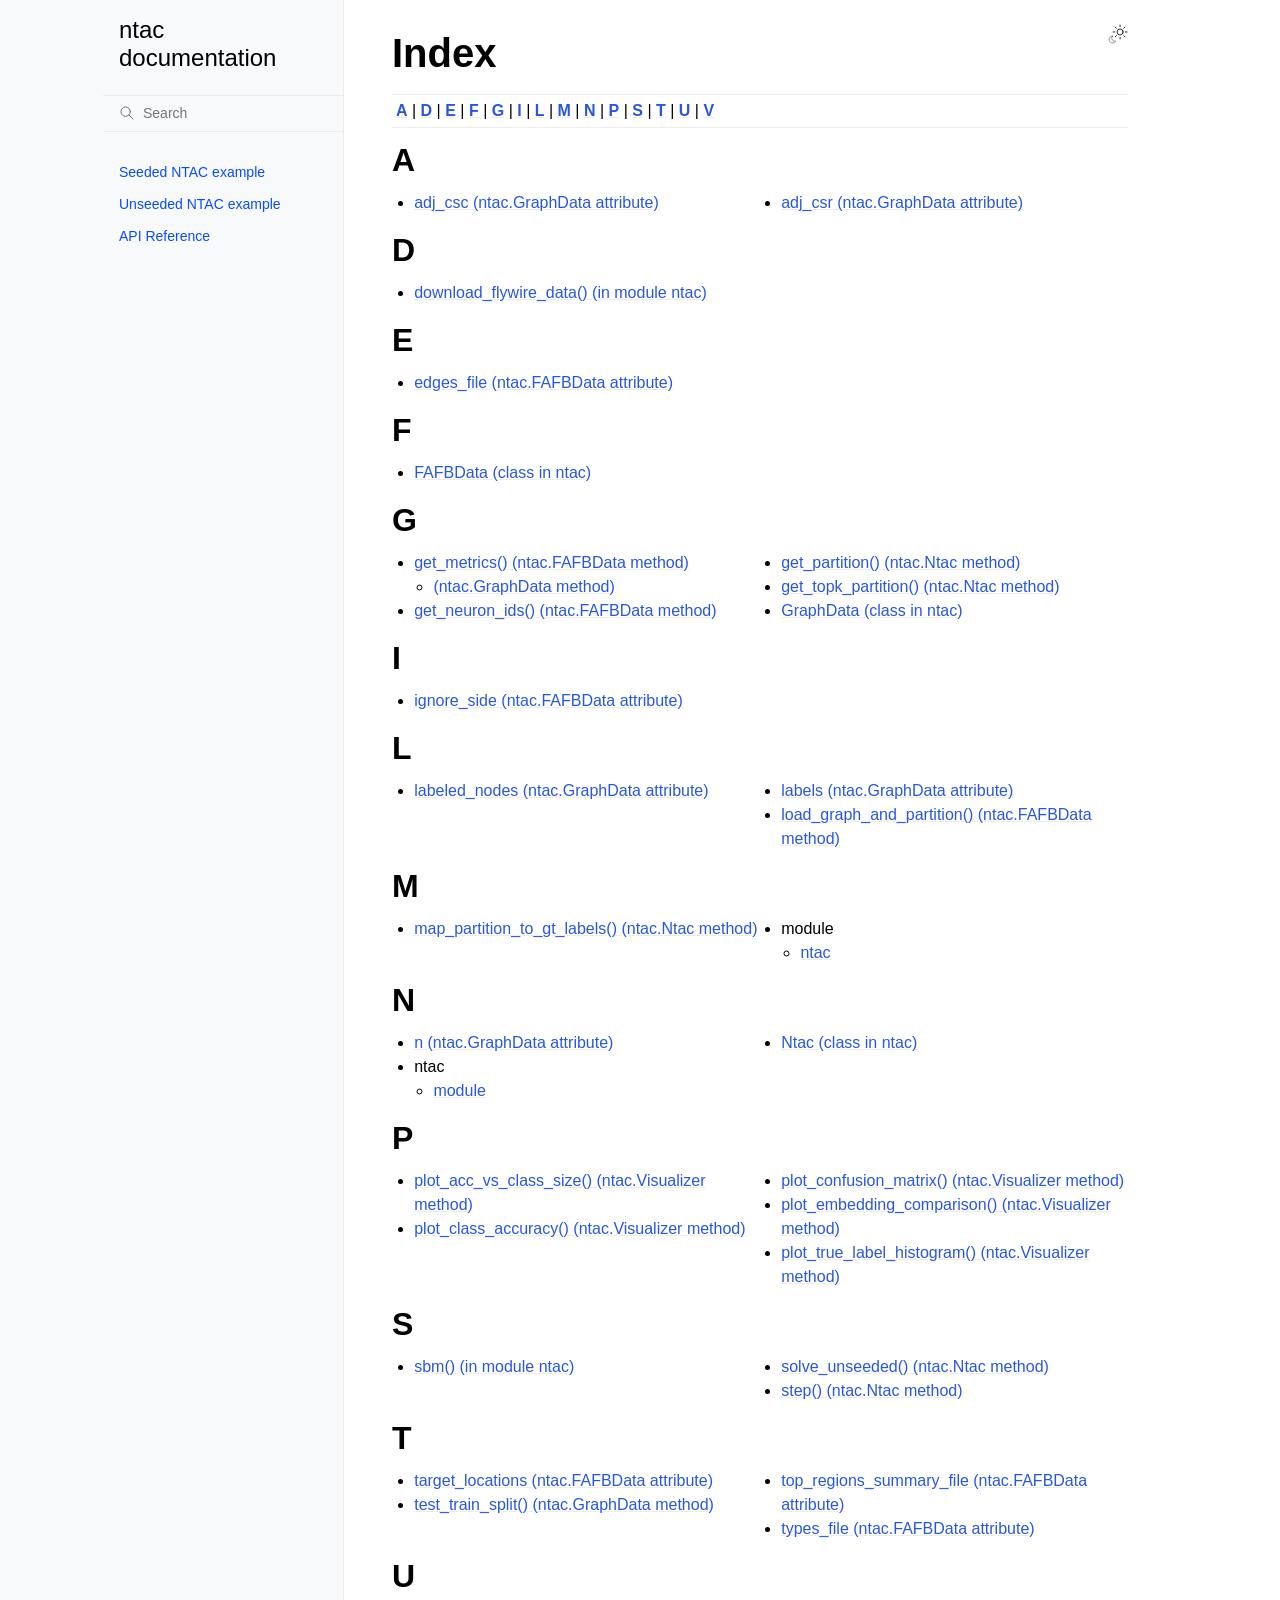
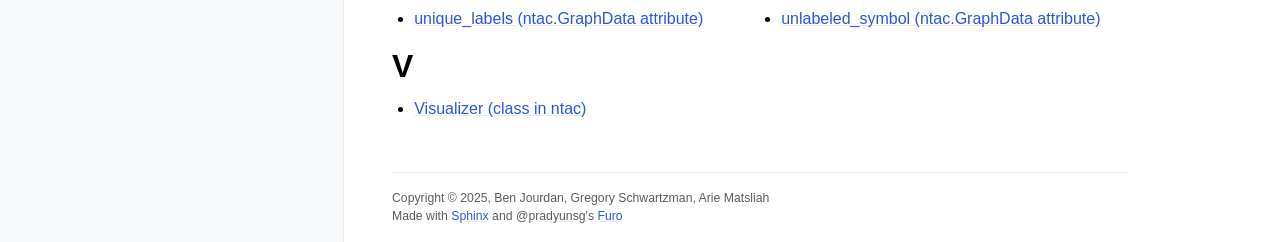
<file: genindex.html>
<!doctype html>
<html class="no-js" lang="en" data-content_root="./">
  <head><meta charset="utf-8">
    <meta name="viewport" content="width=device-width,initial-scale=1">
    <meta name="color-scheme" content="light dark"><link rel="index" title="Index" href="#"><link rel="search" title="Search" href="search.html">

    <!-- Generated with Sphinx 9.1.0 and Furo 2025.12.19 --><title>Index - ntac documentation</title>
<link rel="stylesheet" type="text/css" href="_static/pygments.css?v=acfd86a5" />
    <link rel="stylesheet" type="text/css" href="_static/styles/furo.css?v=7bdb33bb" />
    <link rel="stylesheet" type="text/css" href="_static/styles/furo-extensions.css?v=8dab3a3b" />
    <link rel="stylesheet" type="text/css" href="_static/custom.css?v=66f80225" />
    
    


<style>
  body {
    --color-code-background: #f2f2f2;
  --color-code-foreground: #1e1e1e;
  
  }
  @media not print {
    body[data-theme="dark"] {
      --color-code-background: #202020;
  --color-code-foreground: #d0d0d0;
  
    }
    @media (prefers-color-scheme: dark) {
      body:not([data-theme="light"]) {
        --color-code-background: #202020;
  --color-code-foreground: #d0d0d0;
  
      }
    }
  }
</style></head>
  <body>
    
    <script>
      document.body.dataset.theme = localStorage.getItem("theme") || "auto";
    </script>
    

<svg xmlns="http://www.w3.org/2000/svg" style="display: none;">
  <symbol id="svg-toc" viewBox="0 0 24 24">
    <title>Contents</title>
    <svg stroke="currentColor" fill="currentColor" stroke-width="0" viewBox="0 0 1024 1024">
      <path d="M408 442h480c4.4 0 8-3.6 8-8v-56c0-4.4-3.6-8-8-8H408c-4.4 0-8 3.6-8 8v56c0 4.4 3.6 8 8 8zm-8 204c0 4.4 3.6 8 8 8h480c4.4 0 8-3.6 8-8v-56c0-4.4-3.6-8-8-8H408c-4.4 0-8 3.6-8 8v56zm504-486H120c-4.4 0-8 3.6-8 8v56c0 4.4 3.6 8 8 8h784c4.4 0 8-3.6 8-8v-56c0-4.4-3.6-8-8-8zm0 632H120c-4.4 0-8 3.6-8 8v56c0 4.4 3.6 8 8 8h784c4.4 0 8-3.6 8-8v-56c0-4.4-3.6-8-8-8zM115.4 518.9L271.7 642c5.8 4.6 14.4.5 14.4-6.9V388.9c0-7.4-8.5-11.5-14.4-6.9L115.4 505.1a8.74 8.74 0 0 0 0 13.8z"/>
    </svg>
  </symbol>
  <symbol id="svg-menu" viewBox="0 0 24 24">
    <title>Menu</title>
    <svg xmlns="http://www.w3.org/2000/svg" viewBox="0 0 24 24" fill="none" stroke="currentColor"
      stroke-width="2" stroke-linecap="round" stroke-linejoin="round" class="feather-menu">
      <line x1="3" y1="12" x2="21" y2="12"></line>
      <line x1="3" y1="6" x2="21" y2="6"></line>
      <line x1="3" y1="18" x2="21" y2="18"></line>
    </svg>
  </symbol>
  <symbol id="svg-arrow-right" viewBox="0 0 24 24">
    <title>Expand</title>
    <svg xmlns="http://www.w3.org/2000/svg" viewBox="0 0 24 24" fill="none" stroke="currentColor"
      stroke-width="2" stroke-linecap="round" stroke-linejoin="round" class="feather-chevron-right">
      <polyline points="9 18 15 12 9 6"></polyline>
    </svg>
  </symbol>
  <symbol id="svg-sun" viewBox="0 0 24 24">
    <title>Light mode</title>
    <svg xmlns="http://www.w3.org/2000/svg" viewBox="0 0 24 24" fill="none" stroke="currentColor"
      stroke-width="1" stroke-linecap="round" stroke-linejoin="round" class="feather-sun">
      <circle cx="12" cy="12" r="5"></circle>
      <line x1="12" y1="1" x2="12" y2="3"></line>
      <line x1="12" y1="21" x2="12" y2="23"></line>
      <line x1="4.22" y1="4.22" x2="5.64" y2="5.64"></line>
      <line x1="18.36" y1="18.36" x2="19.78" y2="19.78"></line>
      <line x1="1" y1="12" x2="3" y2="12"></line>
      <line x1="21" y1="12" x2="23" y2="12"></line>
      <line x1="4.22" y1="19.78" x2="5.64" y2="18.36"></line>
      <line x1="18.36" y1="5.64" x2="19.78" y2="4.22"></line>
    </svg>
  </symbol>
  <symbol id="svg-moon" viewBox="0 0 24 24">
    <title>Dark mode</title>
    <svg xmlns="http://www.w3.org/2000/svg" viewBox="0 0 24 24" fill="none" stroke="currentColor"
      stroke-width="1" stroke-linecap="round" stroke-linejoin="round" class="icon-tabler-moon">
      <path stroke="none" d="M0 0h24v24H0z" fill="none" />
      <path d="M12 3c.132 0 .263 0 .393 0a7.5 7.5 0 0 0 7.92 12.446a9 9 0 1 1 -8.313 -12.454z" />
    </svg>
  </symbol>
  <symbol id="svg-sun-with-moon" viewBox="0 0 24 24">
    <title>Auto light/dark, in light mode</title>
    <svg xmlns="http://www.w3.org/2000/svg" viewBox="0 0 24 24" fill="none" stroke="currentColor"
      stroke-width="1" stroke-linecap="round" stroke-linejoin="round"
      class="icon-custom-derived-from-feather-sun-and-tabler-moon">
      <path style="opacity: 50%" d="M 5.411 14.504 C 5.471 14.504 5.532 14.504 5.591 14.504 C 3.639 16.319 4.383 19.569 6.931 20.352 C 7.693 20.586 8.512 20.551 9.25 20.252 C 8.023 23.207 4.056 23.725 2.11 21.184 C 0.166 18.642 1.702 14.949 4.874 14.536 C 5.051 14.512 5.231 14.5 5.411 14.5 L 5.411 14.504 Z"/>
      <line x1="14.5" y1="3.25" x2="14.5" y2="1.25"/>
      <line x1="14.5" y1="15.85" x2="14.5" y2="17.85"/>
      <line x1="10.044" y1="5.094" x2="8.63" y2="3.68"/>
      <line x1="19" y1="14.05" x2="20.414" y2="15.464"/>
      <line x1="8.2" y1="9.55" x2="6.2" y2="9.55"/>
      <line x1="20.8" y1="9.55" x2="22.8" y2="9.55"/>
      <line x1="10.044" y1="14.006" x2="8.63" y2="15.42"/>
      <line x1="19" y1="5.05" x2="20.414" y2="3.636"/>
      <circle cx="14.5" cy="9.55" r="3.6"/>
    </svg>
  </symbol>
  <symbol id="svg-moon-with-sun" viewBox="0 0 24 24">
    <title>Auto light/dark, in dark mode</title>
    <svg xmlns="http://www.w3.org/2000/svg" viewBox="0 0 24 24" fill="none" stroke="currentColor"
      stroke-width="1" stroke-linecap="round" stroke-linejoin="round"
      class="icon-custom-derived-from-feather-sun-and-tabler-moon">
      <path d="M 8.282 7.007 C 8.385 7.007 8.494 7.007 8.595 7.007 C 5.18 10.184 6.481 15.869 10.942 17.24 C 12.275 17.648 13.706 17.589 15 17.066 C 12.851 22.236 5.91 23.143 2.505 18.696 C -0.897 14.249 1.791 7.786 7.342 7.063 C 7.652 7.021 7.965 7 8.282 7 L 8.282 7.007 Z"/>
      <line style="opacity: 50%" x1="18" y1="3.705" x2="18" y2="2.5"/>
      <line style="opacity: 50%" x1="18" y1="11.295" x2="18" y2="12.5"/>
      <line style="opacity: 50%" x1="15.316" y1="4.816" x2="14.464" y2="3.964"/>
      <line style="opacity: 50%" x1="20.711" y1="10.212" x2="21.563" y2="11.063"/>
      <line style="opacity: 50%" x1="14.205" y1="7.5" x2="13.001" y2="7.5"/>
      <line style="opacity: 50%" x1="21.795" y1="7.5" x2="23" y2="7.5"/>
      <line style="opacity: 50%" x1="15.316" y1="10.184" x2="14.464" y2="11.036"/>
      <line style="opacity: 50%" x1="20.711" y1="4.789" x2="21.563" y2="3.937"/>
      <circle style="opacity: 50%" cx="18" cy="7.5" r="2.169"/>
    </svg>
  </symbol>
  <symbol id="svg-pencil" viewBox="0 0 24 24">
    <svg xmlns="http://www.w3.org/2000/svg" viewBox="0 0 24 24" fill="none" stroke="currentColor"
      stroke-width="1" stroke-linecap="round" stroke-linejoin="round" class="icon-tabler-pencil-code">
      <path d="M4 20h4l10.5 -10.5a2.828 2.828 0 1 0 -4 -4l-10.5 10.5v4" />
      <path d="M13.5 6.5l4 4" />
      <path d="M20 21l2 -2l-2 -2" />
      <path d="M17 17l-2 2l2 2" />
    </svg>
  </symbol>
  <symbol id="svg-eye" viewBox="0 0 24 24">
    <svg xmlns="http://www.w3.org/2000/svg" viewBox="0 0 24 24" fill="none" stroke="currentColor"
      stroke-width="1" stroke-linecap="round" stroke-linejoin="round" class="icon-tabler-eye-code">
      <path stroke="none" d="M0 0h24v24H0z" fill="none" />
      <path d="M10 12a2 2 0 1 0 4 0a2 2 0 0 0 -4 0" />
      <path
        d="M11.11 17.958c-3.209 -.307 -5.91 -2.293 -8.11 -5.958c2.4 -4 5.4 -6 9 -6c3.6 0 6.6 2 9 6c-.21 .352 -.427 .688 -.647 1.008" />
      <path d="M20 21l2 -2l-2 -2" />
      <path d="M17 17l-2 2l2 2" />
    </svg>
  </symbol>
</svg>

<input type="checkbox" class="sidebar-toggle" name="__navigation" id="__navigation" aria-label="Toggle site navigation sidebar">
<input type="checkbox" class="sidebar-toggle" name="__toc" id="__toc" aria-label="Toggle table of contents sidebar">
<label class="overlay sidebar-overlay" for="__navigation"></label>
<label class="overlay toc-overlay" for="__toc"></label>

<a class="skip-to-content muted-link" href="#furo-main-content">Skip to content</a>



<div class="page">
  <header class="mobile-header">
    <div class="header-left">
      <label class="nav-overlay-icon" for="__navigation">
        <span class="icon"><svg><use href="#svg-menu"></use></svg></span>
      </label>
    </div>
    <div class="header-center">
      <a href="index.html"><div class="brand">ntac  documentation</div></a>
    </div>
    <div class="header-right">
      <div class="theme-toggle-container theme-toggle-header">
        <button class="theme-toggle" aria-label="Toggle Light / Dark / Auto color theme">
          <svg class="theme-icon-when-auto-light"><use href="#svg-sun-with-moon"></use></svg>
          <svg class="theme-icon-when-auto-dark"><use href="#svg-moon-with-sun"></use></svg>
          <svg class="theme-icon-when-dark"><use href="#svg-moon"></use></svg>
          <svg class="theme-icon-when-light"><use href="#svg-sun"></use></svg>
        </button>
      </div>
      <label class="toc-overlay-icon toc-header-icon no-toc" for="__toc">
        <span class="icon"><svg><use href="#svg-toc"></use></svg></span>
      </label>
    </div>
  </header>
  <aside class="sidebar-drawer">
    <div class="sidebar-container">
      
      <div class="sidebar-sticky"><a class="sidebar-brand" href="index.html">
  
  <span class="sidebar-brand-text">ntac  documentation</span>
  
</a><form class="sidebar-search-container" method="get" action="search.html" role="search">
  <input class="sidebar-search" placeholder="Search" name="q" aria-label="Search">
  <input type="hidden" name="check_keywords" value="yes">
  <input type="hidden" name="area" value="default">
</form>
<div id="searchbox"></div><div class="sidebar-scroll"><div class="sidebar-tree">
  <ul>
<li class="toctree-l1"><a class="reference internal" href="seeded_example.html">Seeded NTAC example</a></li>
<li class="toctree-l1"><a class="reference internal" href="unseeded_example.html">Unseeded NTAC example</a></li>
<li class="toctree-l1"><a class="reference internal" href="api.html">API Reference</a></li>
</ul>

</div>
</div>

      </div>
      
    </div>
  </aside>
  <div class="main">
    <div class="content">
      <div class="article-container">
        <a href="#" class="back-to-top muted-link">
          <svg xmlns="http://www.w3.org/2000/svg" viewBox="0 0 24 24">
            <path d="M13 20h-2V8l-5.5 5.5-1.42-1.42L12 4.16l7.92 7.92-1.42 1.42L13 8v12z"></path>
          </svg>
          <span>Back to top</span>
        </a>
        <div class="content-icon-container">
          <div class="theme-toggle-container theme-toggle-content">
            <button class="theme-toggle" aria-label="Toggle Light / Dark / Auto color theme">
              <svg class="theme-icon-when-auto-light"><use href="#svg-sun-with-moon"></use></svg>
              <svg class="theme-icon-when-auto-dark"><use href="#svg-moon-with-sun"></use></svg>
              <svg class="theme-icon-when-dark"><use href="#svg-moon"></use></svg>
              <svg class="theme-icon-when-light"><use href="#svg-sun"></use></svg>
            </button>
          </div>
          <label class="toc-overlay-icon toc-content-icon no-toc" for="__toc">
            <span class="icon"><svg><use href="#svg-toc"></use></svg></span>
          </label>
        </div>
        <article role="main" id="furo-main-content">
          
<section class="genindex-section">
  <h1 id="index">Index</h1>
  <div class="genindex-jumpbox"><a href="#A"><strong>A</strong></a> | <a href="#D"><strong>D</strong></a> | <a href="#E"><strong>E</strong></a> | <a href="#F"><strong>F</strong></a> | <a href="#G"><strong>G</strong></a> | <a href="#I"><strong>I</strong></a> | <a href="#L"><strong>L</strong></a> | <a href="#M"><strong>M</strong></a> | <a href="#N"><strong>N</strong></a> | <a href="#P"><strong>P</strong></a> | <a href="#S"><strong>S</strong></a> | <a href="#T"><strong>T</strong></a> | <a href="#U"><strong>U</strong></a> | <a href="#V"><strong>V</strong></a></div>
</section>
<section id="A" class="genindex-section">
  <h2>A</h2>
  <table style="width: 100%" class="indextable genindextable"><tr>
    <td style="width: 33%; vertical-align: top;"><ul>
        <li><a href="api.html#ntac.GraphData.adj_csc">adj_csc (ntac.GraphData attribute)</a>
</li>
    </ul></td>
    <td style="width: 33%; vertical-align: top;"><ul>
        <li><a href="api.html#ntac.GraphData.adj_csr">adj_csr (ntac.GraphData attribute)</a>
</li>
    </ul></td>
  </tr></table>
</section>

<section id="D" class="genindex-section">
  <h2>D</h2>
  <table style="width: 100%" class="indextable genindextable"><tr>
    <td style="width: 33%; vertical-align: top;"><ul>
        <li><a href="api.html#ntac.download_flywire_data">download_flywire_data() (in module ntac)</a>
</li>
    </ul></td>
  </tr></table>
</section>

<section id="E" class="genindex-section">
  <h2>E</h2>
  <table style="width: 100%" class="indextable genindextable"><tr>
    <td style="width: 33%; vertical-align: top;"><ul>
        <li><a href="api.html#ntac.FAFBData.edges_file">edges_file (ntac.FAFBData attribute)</a>
</li>
    </ul></td>
  </tr></table>
</section>

<section id="F" class="genindex-section">
  <h2>F</h2>
  <table style="width: 100%" class="indextable genindextable"><tr>
    <td style="width: 33%; vertical-align: top;"><ul>
        <li><a href="api.html#ntac.FAFBData">FAFBData (class in ntac)</a>
</li>
    </ul></td>
  </tr></table>
</section>

<section id="G" class="genindex-section">
  <h2>G</h2>
  <table style="width: 100%" class="indextable genindextable"><tr>
    <td style="width: 33%; vertical-align: top;"><ul>
        <li><a href="api.html#ntac.FAFBData.get_metrics">get_metrics() (ntac.FAFBData method)</a>

        <ul>
          <li><a href="api.html#ntac.GraphData.get_metrics">(ntac.GraphData method)</a>
</li>
        </ul></li>
        <li><a href="api.html#ntac.FAFBData.get_neuron_ids">get_neuron_ids() (ntac.FAFBData method)</a>
</li>
    </ul></td>
    <td style="width: 33%; vertical-align: top;"><ul>
        <li><a href="api.html#ntac.Ntac.get_partition">get_partition() (ntac.Ntac method)</a>
</li>
        <li><a href="api.html#ntac.Ntac.get_topk_partition">get_topk_partition() (ntac.Ntac method)</a>
</li>
        <li><a href="api.html#ntac.GraphData">GraphData (class in ntac)</a>
</li>
    </ul></td>
  </tr></table>
</section>

<section id="I" class="genindex-section">
  <h2>I</h2>
  <table style="width: 100%" class="indextable genindextable"><tr>
    <td style="width: 33%; vertical-align: top;"><ul>
        <li><a href="api.html#ntac.FAFBData.ignore_side">ignore_side (ntac.FAFBData attribute)</a>
</li>
    </ul></td>
  </tr></table>
</section>

<section id="L" class="genindex-section">
  <h2>L</h2>
  <table style="width: 100%" class="indextable genindextable"><tr>
    <td style="width: 33%; vertical-align: top;"><ul>
        <li><a href="api.html#ntac.GraphData.labeled_nodes">labeled_nodes (ntac.GraphData attribute)</a>
</li>
    </ul></td>
    <td style="width: 33%; vertical-align: top;"><ul>
        <li><a href="api.html#ntac.GraphData.labels">labels (ntac.GraphData attribute)</a>
</li>
        <li><a href="api.html#ntac.FAFBData.load_graph_and_partition">load_graph_and_partition() (ntac.FAFBData method)</a>
</li>
    </ul></td>
  </tr></table>
</section>

<section id="M" class="genindex-section">
  <h2>M</h2>
  <table style="width: 100%" class="indextable genindextable"><tr>
    <td style="width: 33%; vertical-align: top;"><ul>
        <li><a href="api.html#ntac.Ntac.map_partition_to_gt_labels">map_partition_to_gt_labels() (ntac.Ntac method)</a>
</li>
    </ul></td>
    <td style="width: 33%; vertical-align: top;"><ul>
        <li>
    module

        <ul>
          <li><a href="api.html#module-ntac">ntac</a>
</li>
        </ul></li>
    </ul></td>
  </tr></table>
</section>

<section id="N" class="genindex-section">
  <h2>N</h2>
  <table style="width: 100%" class="indextable genindextable"><tr>
    <td style="width: 33%; vertical-align: top;"><ul>
        <li><a href="api.html#ntac.GraphData.n">n (ntac.GraphData attribute)</a>
</li>
        <li>
    ntac

        <ul>
          <li><a href="api.html#module-ntac">module</a>
</li>
        </ul></li>
    </ul></td>
    <td style="width: 33%; vertical-align: top;"><ul>
        <li><a href="api.html#ntac.Ntac">Ntac (class in ntac)</a>
</li>
    </ul></td>
  </tr></table>
</section>

<section id="P" class="genindex-section">
  <h2>P</h2>
  <table style="width: 100%" class="indextable genindextable"><tr>
    <td style="width: 33%; vertical-align: top;"><ul>
        <li><a href="api.html#ntac.Visualizer.plot_acc_vs_class_size">plot_acc_vs_class_size() (ntac.Visualizer method)</a>
</li>
        <li><a href="api.html#ntac.Visualizer.plot_class_accuracy">plot_class_accuracy() (ntac.Visualizer method)</a>
</li>
    </ul></td>
    <td style="width: 33%; vertical-align: top;"><ul>
        <li><a href="api.html#ntac.Visualizer.plot_confusion_matrix">plot_confusion_matrix() (ntac.Visualizer method)</a>
</li>
        <li><a href="api.html#ntac.Visualizer.plot_embedding_comparison">plot_embedding_comparison() (ntac.Visualizer method)</a>
</li>
        <li><a href="api.html#ntac.Visualizer.plot_true_label_histogram">plot_true_label_histogram() (ntac.Visualizer method)</a>
</li>
    </ul></td>
  </tr></table>
</section>

<section id="S" class="genindex-section">
  <h2>S</h2>
  <table style="width: 100%" class="indextable genindextable"><tr>
    <td style="width: 33%; vertical-align: top;"><ul>
        <li><a href="api.html#ntac.sbm">sbm() (in module ntac)</a>
</li>
    </ul></td>
    <td style="width: 33%; vertical-align: top;"><ul>
        <li><a href="api.html#ntac.Ntac.solve_unseeded">solve_unseeded() (ntac.Ntac method)</a>
</li>
        <li><a href="api.html#ntac.Ntac.step">step() (ntac.Ntac method)</a>
</li>
    </ul></td>
  </tr></table>
</section>

<section id="T" class="genindex-section">
  <h2>T</h2>
  <table style="width: 100%" class="indextable genindextable"><tr>
    <td style="width: 33%; vertical-align: top;"><ul>
        <li><a href="api.html#ntac.FAFBData.target_locations">target_locations (ntac.FAFBData attribute)</a>
</li>
        <li><a href="api.html#ntac.GraphData.test_train_split">test_train_split() (ntac.GraphData method)</a>
</li>
    </ul></td>
    <td style="width: 33%; vertical-align: top;"><ul>
        <li><a href="api.html#ntac.FAFBData.top_regions_summary_file">top_regions_summary_file (ntac.FAFBData attribute)</a>
</li>
        <li><a href="api.html#ntac.FAFBData.types_file">types_file (ntac.FAFBData attribute)</a>
</li>
    </ul></td>
  </tr></table>
</section>

<section id="U" class="genindex-section">
  <h2>U</h2>
  <table style="width: 100%" class="indextable genindextable"><tr>
    <td style="width: 33%; vertical-align: top;"><ul>
        <li><a href="api.html#ntac.GraphData.unique_labels">unique_labels (ntac.GraphData attribute)</a>
</li>
    </ul></td>
    <td style="width: 33%; vertical-align: top;"><ul>
        <li><a href="api.html#ntac.GraphData.unlabeled_symbol">unlabeled_symbol (ntac.GraphData attribute)</a>
</li>
    </ul></td>
  </tr></table>
</section>

<section id="V" class="genindex-section">
  <h2>V</h2>
  <table style="width: 100%" class="indextable genindextable"><tr>
    <td style="width: 33%; vertical-align: top;"><ul>
        <li><a href="api.html#ntac.Visualizer">Visualizer (class in ntac)</a>
</li>
    </ul></td>
  </tr></table>
</section>


        </article>
      </div>
      <footer>
        
        <div class="related-pages">
          
          
        </div>
        <div class="bottom-of-page">
          <div class="left-details">
            <div class="copyright">
                Copyright &#169; 2025, Ben Jourdan, Gregory Schwartzman, Arie Matsliah
            </div>
            Made with <a href="https://www.sphinx-doc.org/">Sphinx</a> and <a class="muted-link" href="https://pradyunsg.me">@pradyunsg</a>'s
            
            <a href="https://github.com/pradyunsg/furo">Furo</a>
            
          </div>
          <div class="right-details">
            
          </div>
        </div>
        
      </footer>
    </div>
    <aside class="toc-drawer no-toc">
      
      
      
    </aside>
  </div>
</div><script src="_static/documentation_options.js?v=5929fcd5"></script>
    <script src="_static/doctools.js?v=fd6eb6e6"></script>
    <script src="_static/sphinx_highlight.js?v=6ffebe34"></script>
    <script src="_static/scripts/furo.js?v=46bd48cc"></script>
    </body>
</html>
</file>
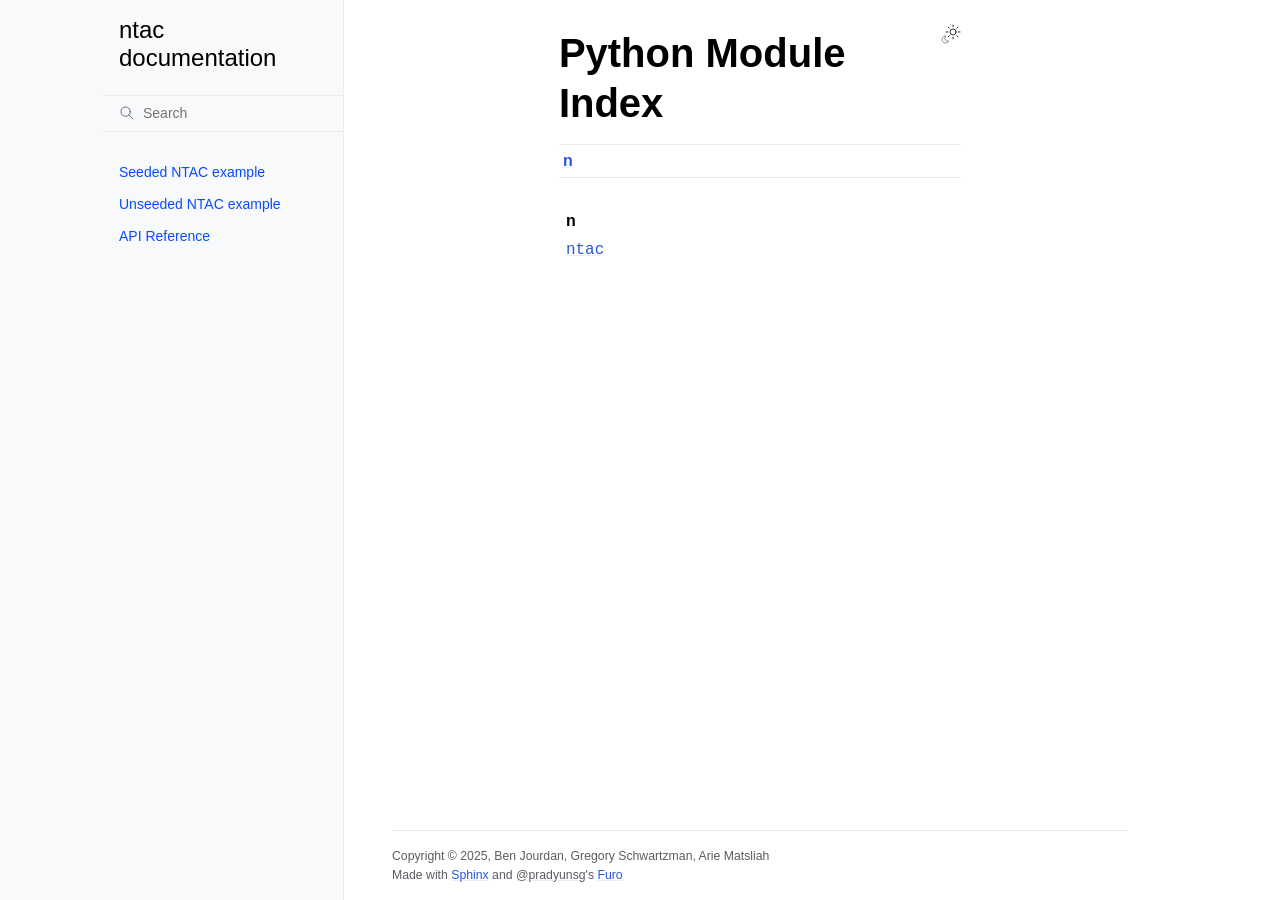
<file: py-modindex.html>
<!doctype html>
<html class="no-js" lang="en" data-content_root="./">
  <head><meta charset="utf-8">
    <meta name="viewport" content="width=device-width,initial-scale=1">
    <meta name="color-scheme" content="light dark"><link rel="index" title="Index" href="genindex.html"><link rel="search" title="Search" href="search.html">

    <!-- Generated with Sphinx 9.1.0 and Furo 2025.12.19 --><title>Python Module Index - ntac documentation</title>
<link rel="stylesheet" type="text/css" href="_static/pygments.css?v=acfd86a5" />
    <link rel="stylesheet" type="text/css" href="_static/styles/furo.css?v=7bdb33bb" />
    <link rel="stylesheet" type="text/css" href="_static/styles/furo-extensions.css?v=8dab3a3b" />
    <link rel="stylesheet" type="text/css" href="_static/custom.css?v=66f80225" />
    
    


<style>
  body {
    --color-code-background: #f2f2f2;
  --color-code-foreground: #1e1e1e;
  
  }
  @media not print {
    body[data-theme="dark"] {
      --color-code-background: #202020;
  --color-code-foreground: #d0d0d0;
  
    }
    @media (prefers-color-scheme: dark) {
      body:not([data-theme="light"]) {
        --color-code-background: #202020;
  --color-code-foreground: #d0d0d0;
  
      }
    }
  }
</style></head>
  <body>
    
    <script>
      document.body.dataset.theme = localStorage.getItem("theme") || "auto";
    </script>
    

<svg xmlns="http://www.w3.org/2000/svg" style="display: none;">
  <symbol id="svg-toc" viewBox="0 0 24 24">
    <title>Contents</title>
    <svg stroke="currentColor" fill="currentColor" stroke-width="0" viewBox="0 0 1024 1024">
      <path d="M408 442h480c4.4 0 8-3.6 8-8v-56c0-4.4-3.6-8-8-8H408c-4.4 0-8 3.6-8 8v56c0 4.4 3.6 8 8 8zm-8 204c0 4.4 3.6 8 8 8h480c4.4 0 8-3.6 8-8v-56c0-4.4-3.6-8-8-8H408c-4.4 0-8 3.6-8 8v56zm504-486H120c-4.4 0-8 3.6-8 8v56c0 4.4 3.6 8 8 8h784c4.4 0 8-3.6 8-8v-56c0-4.4-3.6-8-8-8zm0 632H120c-4.4 0-8 3.6-8 8v56c0 4.4 3.6 8 8 8h784c4.4 0 8-3.6 8-8v-56c0-4.4-3.6-8-8-8zM115.4 518.9L271.7 642c5.8 4.6 14.4.5 14.4-6.9V388.9c0-7.4-8.5-11.5-14.4-6.9L115.4 505.1a8.74 8.74 0 0 0 0 13.8z"/>
    </svg>
  </symbol>
  <symbol id="svg-menu" viewBox="0 0 24 24">
    <title>Menu</title>
    <svg xmlns="http://www.w3.org/2000/svg" viewBox="0 0 24 24" fill="none" stroke="currentColor"
      stroke-width="2" stroke-linecap="round" stroke-linejoin="round" class="feather-menu">
      <line x1="3" y1="12" x2="21" y2="12"></line>
      <line x1="3" y1="6" x2="21" y2="6"></line>
      <line x1="3" y1="18" x2="21" y2="18"></line>
    </svg>
  </symbol>
  <symbol id="svg-arrow-right" viewBox="0 0 24 24">
    <title>Expand</title>
    <svg xmlns="http://www.w3.org/2000/svg" viewBox="0 0 24 24" fill="none" stroke="currentColor"
      stroke-width="2" stroke-linecap="round" stroke-linejoin="round" class="feather-chevron-right">
      <polyline points="9 18 15 12 9 6"></polyline>
    </svg>
  </symbol>
  <symbol id="svg-sun" viewBox="0 0 24 24">
    <title>Light mode</title>
    <svg xmlns="http://www.w3.org/2000/svg" viewBox="0 0 24 24" fill="none" stroke="currentColor"
      stroke-width="1" stroke-linecap="round" stroke-linejoin="round" class="feather-sun">
      <circle cx="12" cy="12" r="5"></circle>
      <line x1="12" y1="1" x2="12" y2="3"></line>
      <line x1="12" y1="21" x2="12" y2="23"></line>
      <line x1="4.22" y1="4.22" x2="5.64" y2="5.64"></line>
      <line x1="18.36" y1="18.36" x2="19.78" y2="19.78"></line>
      <line x1="1" y1="12" x2="3" y2="12"></line>
      <line x1="21" y1="12" x2="23" y2="12"></line>
      <line x1="4.22" y1="19.78" x2="5.64" y2="18.36"></line>
      <line x1="18.36" y1="5.64" x2="19.78" y2="4.22"></line>
    </svg>
  </symbol>
  <symbol id="svg-moon" viewBox="0 0 24 24">
    <title>Dark mode</title>
    <svg xmlns="http://www.w3.org/2000/svg" viewBox="0 0 24 24" fill="none" stroke="currentColor"
      stroke-width="1" stroke-linecap="round" stroke-linejoin="round" class="icon-tabler-moon">
      <path stroke="none" d="M0 0h24v24H0z" fill="none" />
      <path d="M12 3c.132 0 .263 0 .393 0a7.5 7.5 0 0 0 7.92 12.446a9 9 0 1 1 -8.313 -12.454z" />
    </svg>
  </symbol>
  <symbol id="svg-sun-with-moon" viewBox="0 0 24 24">
    <title>Auto light/dark, in light mode</title>
    <svg xmlns="http://www.w3.org/2000/svg" viewBox="0 0 24 24" fill="none" stroke="currentColor"
      stroke-width="1" stroke-linecap="round" stroke-linejoin="round"
      class="icon-custom-derived-from-feather-sun-and-tabler-moon">
      <path style="opacity: 50%" d="M 5.411 14.504 C 5.471 14.504 5.532 14.504 5.591 14.504 C 3.639 16.319 4.383 19.569 6.931 20.352 C 7.693 20.586 8.512 20.551 9.25 20.252 C 8.023 23.207 4.056 23.725 2.11 21.184 C 0.166 18.642 1.702 14.949 4.874 14.536 C 5.051 14.512 5.231 14.5 5.411 14.5 L 5.411 14.504 Z"/>
      <line x1="14.5" y1="3.25" x2="14.5" y2="1.25"/>
      <line x1="14.5" y1="15.85" x2="14.5" y2="17.85"/>
      <line x1="10.044" y1="5.094" x2="8.63" y2="3.68"/>
      <line x1="19" y1="14.05" x2="20.414" y2="15.464"/>
      <line x1="8.2" y1="9.55" x2="6.2" y2="9.55"/>
      <line x1="20.8" y1="9.55" x2="22.8" y2="9.55"/>
      <line x1="10.044" y1="14.006" x2="8.63" y2="15.42"/>
      <line x1="19" y1="5.05" x2="20.414" y2="3.636"/>
      <circle cx="14.5" cy="9.55" r="3.6"/>
    </svg>
  </symbol>
  <symbol id="svg-moon-with-sun" viewBox="0 0 24 24">
    <title>Auto light/dark, in dark mode</title>
    <svg xmlns="http://www.w3.org/2000/svg" viewBox="0 0 24 24" fill="none" stroke="currentColor"
      stroke-width="1" stroke-linecap="round" stroke-linejoin="round"
      class="icon-custom-derived-from-feather-sun-and-tabler-moon">
      <path d="M 8.282 7.007 C 8.385 7.007 8.494 7.007 8.595 7.007 C 5.18 10.184 6.481 15.869 10.942 17.24 C 12.275 17.648 13.706 17.589 15 17.066 C 12.851 22.236 5.91 23.143 2.505 18.696 C -0.897 14.249 1.791 7.786 7.342 7.063 C 7.652 7.021 7.965 7 8.282 7 L 8.282 7.007 Z"/>
      <line style="opacity: 50%" x1="18" y1="3.705" x2="18" y2="2.5"/>
      <line style="opacity: 50%" x1="18" y1="11.295" x2="18" y2="12.5"/>
      <line style="opacity: 50%" x1="15.316" y1="4.816" x2="14.464" y2="3.964"/>
      <line style="opacity: 50%" x1="20.711" y1="10.212" x2="21.563" y2="11.063"/>
      <line style="opacity: 50%" x1="14.205" y1="7.5" x2="13.001" y2="7.5"/>
      <line style="opacity: 50%" x1="21.795" y1="7.5" x2="23" y2="7.5"/>
      <line style="opacity: 50%" x1="15.316" y1="10.184" x2="14.464" y2="11.036"/>
      <line style="opacity: 50%" x1="20.711" y1="4.789" x2="21.563" y2="3.937"/>
      <circle style="opacity: 50%" cx="18" cy="7.5" r="2.169"/>
    </svg>
  </symbol>
  <symbol id="svg-pencil" viewBox="0 0 24 24">
    <svg xmlns="http://www.w3.org/2000/svg" viewBox="0 0 24 24" fill="none" stroke="currentColor"
      stroke-width="1" stroke-linecap="round" stroke-linejoin="round" class="icon-tabler-pencil-code">
      <path d="M4 20h4l10.5 -10.5a2.828 2.828 0 1 0 -4 -4l-10.5 10.5v4" />
      <path d="M13.5 6.5l4 4" />
      <path d="M20 21l2 -2l-2 -2" />
      <path d="M17 17l-2 2l2 2" />
    </svg>
  </symbol>
  <symbol id="svg-eye" viewBox="0 0 24 24">
    <svg xmlns="http://www.w3.org/2000/svg" viewBox="0 0 24 24" fill="none" stroke="currentColor"
      stroke-width="1" stroke-linecap="round" stroke-linejoin="round" class="icon-tabler-eye-code">
      <path stroke="none" d="M0 0h24v24H0z" fill="none" />
      <path d="M10 12a2 2 0 1 0 4 0a2 2 0 0 0 -4 0" />
      <path
        d="M11.11 17.958c-3.209 -.307 -5.91 -2.293 -8.11 -5.958c2.4 -4 5.4 -6 9 -6c3.6 0 6.6 2 9 6c-.21 .352 -.427 .688 -.647 1.008" />
      <path d="M20 21l2 -2l-2 -2" />
      <path d="M17 17l-2 2l2 2" />
    </svg>
  </symbol>
</svg>

<input type="checkbox" class="sidebar-toggle" name="__navigation" id="__navigation" aria-label="Toggle site navigation sidebar">
<input type="checkbox" class="sidebar-toggle" name="__toc" id="__toc" aria-label="Toggle table of contents sidebar">
<label class="overlay sidebar-overlay" for="__navigation"></label>
<label class="overlay toc-overlay" for="__toc"></label>

<a class="skip-to-content muted-link" href="#furo-main-content">Skip to content</a>



<div class="page">
  <header class="mobile-header">
    <div class="header-left">
      <label class="nav-overlay-icon" for="__navigation">
        <span class="icon"><svg><use href="#svg-menu"></use></svg></span>
      </label>
    </div>
    <div class="header-center">
      <a href="index.html"><div class="brand">ntac  documentation</div></a>
    </div>
    <div class="header-right">
      <div class="theme-toggle-container theme-toggle-header">
        <button class="theme-toggle" aria-label="Toggle Light / Dark / Auto color theme">
          <svg class="theme-icon-when-auto-light"><use href="#svg-sun-with-moon"></use></svg>
          <svg class="theme-icon-when-auto-dark"><use href="#svg-moon-with-sun"></use></svg>
          <svg class="theme-icon-when-dark"><use href="#svg-moon"></use></svg>
          <svg class="theme-icon-when-light"><use href="#svg-sun"></use></svg>
        </button>
      </div>
      <label class="toc-overlay-icon toc-header-icon no-toc" for="__toc">
        <span class="icon"><svg><use href="#svg-toc"></use></svg></span>
      </label>
    </div>
  </header>
  <aside class="sidebar-drawer">
    <div class="sidebar-container">
      
      <div class="sidebar-sticky"><a class="sidebar-brand" href="index.html">
  
  <span class="sidebar-brand-text">ntac  documentation</span>
  
</a><form class="sidebar-search-container" method="get" action="search.html" role="search">
  <input class="sidebar-search" placeholder="Search" name="q" aria-label="Search">
  <input type="hidden" name="check_keywords" value="yes">
  <input type="hidden" name="area" value="default">
</form>
<div id="searchbox"></div><div class="sidebar-scroll"><div class="sidebar-tree">
  <ul>
<li class="toctree-l1"><a class="reference internal" href="seeded_example.html">Seeded NTAC example</a></li>
<li class="toctree-l1"><a class="reference internal" href="unseeded_example.html">Unseeded NTAC example</a></li>
<li class="toctree-l1"><a class="reference internal" href="api.html">API Reference</a></li>
</ul>

</div>
</div>

      </div>
      
    </div>
  </aside>
  <div class="main">
    <div class="content">
      <div class="article-container">
        <a href="#" class="back-to-top muted-link">
          <svg xmlns="http://www.w3.org/2000/svg" viewBox="0 0 24 24">
            <path d="M13 20h-2V8l-5.5 5.5-1.42-1.42L12 4.16l7.92 7.92-1.42 1.42L13 8v12z"></path>
          </svg>
          <span>Back to top</span>
        </a>
        <div class="content-icon-container">
          <div class="theme-toggle-container theme-toggle-content">
            <button class="theme-toggle" aria-label="Toggle Light / Dark / Auto color theme">
              <svg class="theme-icon-when-auto-light"><use href="#svg-sun-with-moon"></use></svg>
              <svg class="theme-icon-when-auto-dark"><use href="#svg-moon-with-sun"></use></svg>
              <svg class="theme-icon-when-dark"><use href="#svg-moon"></use></svg>
              <svg class="theme-icon-when-light"><use href="#svg-sun"></use></svg>
            </button>
          </div>
          <label class="toc-overlay-icon toc-content-icon no-toc" for="__toc">
            <span class="icon"><svg><use href="#svg-toc"></use></svg></span>
          </label>
        </div>
        <article role="main" id="furo-main-content">
          
<section class="domainindex-section">
  <h1>Python Module Index</h1>
  <div class="domainindex-jumpbox"><a href="#cap-n"><strong>n</strong></a></div>
</section>
<table class="domainindex-table">
  <tr class="pcap">
    <td></td><td>&#160;</td><td></td>
  </tr>
  <tr class="cap" id="cap-n">
    <td></td><td><strong>n</strong></td><td></td>
  </tr>
  <tr>
    <td></td>
    <td>
        <a href="api.html#module-ntac"><code class="xref">ntac</code></a></td><td>
    <em></em></td>
  </tr>
</table>

        </article>
      </div>
      <footer>
        
        <div class="related-pages">
          
          
        </div>
        <div class="bottom-of-page">
          <div class="left-details">
            <div class="copyright">
                Copyright &#169; 2025, Ben Jourdan, Gregory Schwartzman, Arie Matsliah
            </div>
            Made with <a href="https://www.sphinx-doc.org/">Sphinx</a> and <a class="muted-link" href="https://pradyunsg.me">@pradyunsg</a>'s
            
            <a href="https://github.com/pradyunsg/furo">Furo</a>
            
          </div>
          <div class="right-details">
            
          </div>
        </div>
        
      </footer>
    </div>
    <aside class="toc-drawer no-toc">
      
      
      
    </aside>
  </div>
</div><script src="_static/documentation_options.js?v=5929fcd5"></script>
    <script src="_static/doctools.js?v=fd6eb6e6"></script>
    <script src="_static/sphinx_highlight.js?v=6ffebe34"></script>
    <script src="_static/scripts/furo.js?v=46bd48cc"></script>
    
    <script>DOCUMENTATION_OPTIONS.COLLAPSE_INDEX = true</script></body>
</html>
</file>
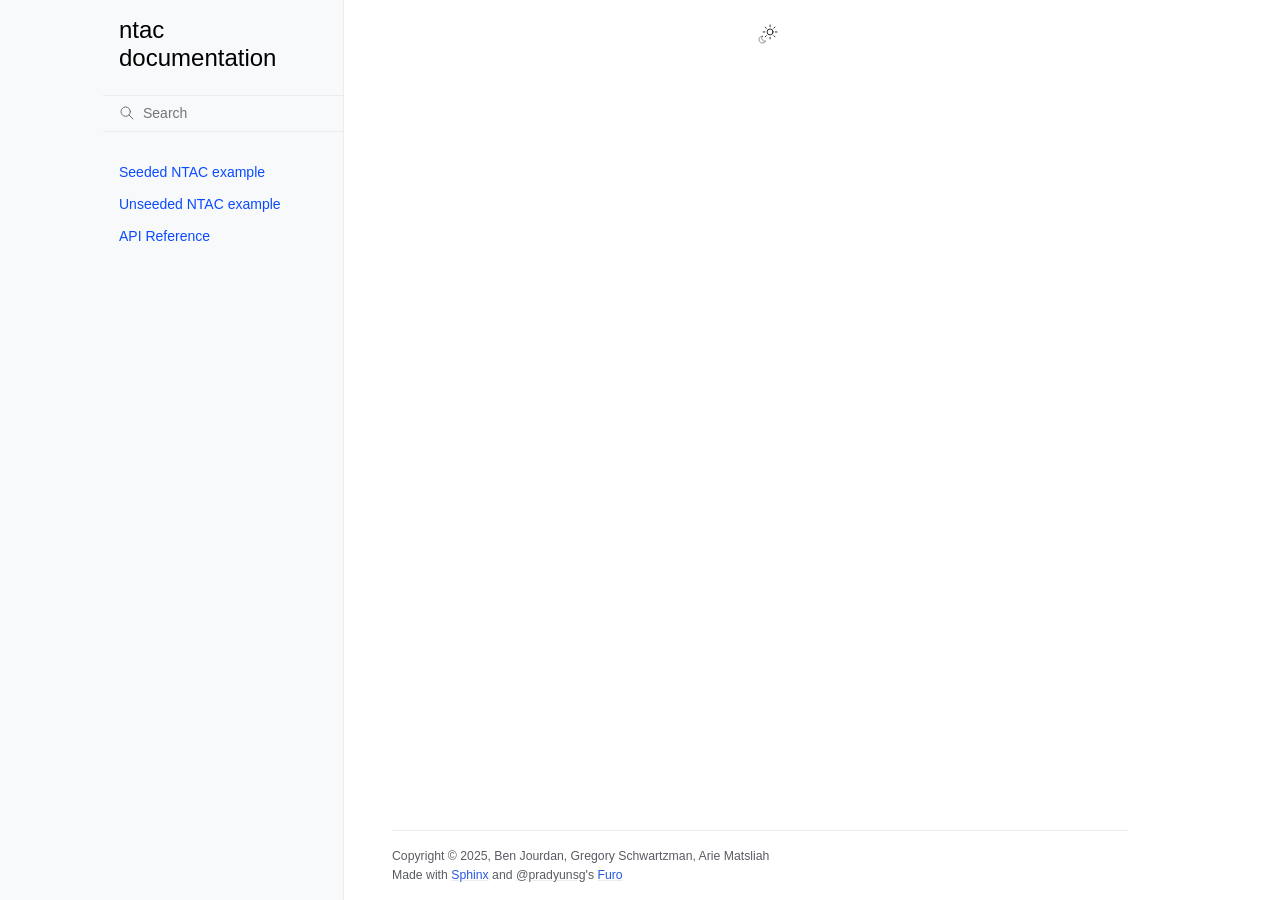
<file: search.html>
<!doctype html>
<html class="no-js" lang="en" data-content_root="./">
  <head>
<meta charset="utf-8">
    <meta name="viewport" content="width=device-width,initial-scale=1">
    <meta name="color-scheme" content="light dark"><link rel="index" title="Index" href="genindex.html"><link rel="search" title="Search" href="#">

    <!-- Generated with Sphinx 9.1.0 and Furo 2025.12.19 -->
<meta name="robots" content="noindex" />
<title>Search - ntac  documentation</title><link rel="stylesheet" type="text/css" href="_static/pygments.css?v=acfd86a5" />
    <link rel="stylesheet" type="text/css" href="_static/styles/furo.css?v=7bdb33bb" />
    <link rel="stylesheet" type="text/css" href="_static/styles/furo-extensions.css?v=8dab3a3b" />
    <link rel="stylesheet" type="text/css" href="_static/custom.css?v=66f80225" />
    
    


<style>
  body {
    --color-code-background: #f2f2f2;
  --color-code-foreground: #1e1e1e;
  
  }
  @media not print {
    body[data-theme="dark"] {
      --color-code-background: #202020;
  --color-code-foreground: #d0d0d0;
  
    }
    @media (prefers-color-scheme: dark) {
      body:not([data-theme="light"]) {
        --color-code-background: #202020;
  --color-code-foreground: #d0d0d0;
  
      }
    }
  }
</style></head>
  <body>
    
    <script>
      document.body.dataset.theme = localStorage.getItem("theme") || "auto";
    </script>
    

<svg xmlns="http://www.w3.org/2000/svg" style="display: none;">
  <symbol id="svg-toc" viewBox="0 0 24 24">
    <title>Contents</title>
    <svg stroke="currentColor" fill="currentColor" stroke-width="0" viewBox="0 0 1024 1024">
      <path d="M408 442h480c4.4 0 8-3.6 8-8v-56c0-4.4-3.6-8-8-8H408c-4.4 0-8 3.6-8 8v56c0 4.4 3.6 8 8 8zm-8 204c0 4.4 3.6 8 8 8h480c4.4 0 8-3.6 8-8v-56c0-4.4-3.6-8-8-8H408c-4.4 0-8 3.6-8 8v56zm504-486H120c-4.4 0-8 3.6-8 8v56c0 4.4 3.6 8 8 8h784c4.4 0 8-3.6 8-8v-56c0-4.4-3.6-8-8-8zm0 632H120c-4.4 0-8 3.6-8 8v56c0 4.4 3.6 8 8 8h784c4.4 0 8-3.6 8-8v-56c0-4.4-3.6-8-8-8zM115.4 518.9L271.7 642c5.8 4.6 14.4.5 14.4-6.9V388.9c0-7.4-8.5-11.5-14.4-6.9L115.4 505.1a8.74 8.74 0 0 0 0 13.8z"/>
    </svg>
  </symbol>
  <symbol id="svg-menu" viewBox="0 0 24 24">
    <title>Menu</title>
    <svg xmlns="http://www.w3.org/2000/svg" viewBox="0 0 24 24" fill="none" stroke="currentColor"
      stroke-width="2" stroke-linecap="round" stroke-linejoin="round" class="feather-menu">
      <line x1="3" y1="12" x2="21" y2="12"></line>
      <line x1="3" y1="6" x2="21" y2="6"></line>
      <line x1="3" y1="18" x2="21" y2="18"></line>
    </svg>
  </symbol>
  <symbol id="svg-arrow-right" viewBox="0 0 24 24">
    <title>Expand</title>
    <svg xmlns="http://www.w3.org/2000/svg" viewBox="0 0 24 24" fill="none" stroke="currentColor"
      stroke-width="2" stroke-linecap="round" stroke-linejoin="round" class="feather-chevron-right">
      <polyline points="9 18 15 12 9 6"></polyline>
    </svg>
  </symbol>
  <symbol id="svg-sun" viewBox="0 0 24 24">
    <title>Light mode</title>
    <svg xmlns="http://www.w3.org/2000/svg" viewBox="0 0 24 24" fill="none" stroke="currentColor"
      stroke-width="1" stroke-linecap="round" stroke-linejoin="round" class="feather-sun">
      <circle cx="12" cy="12" r="5"></circle>
      <line x1="12" y1="1" x2="12" y2="3"></line>
      <line x1="12" y1="21" x2="12" y2="23"></line>
      <line x1="4.22" y1="4.22" x2="5.64" y2="5.64"></line>
      <line x1="18.36" y1="18.36" x2="19.78" y2="19.78"></line>
      <line x1="1" y1="12" x2="3" y2="12"></line>
      <line x1="21" y1="12" x2="23" y2="12"></line>
      <line x1="4.22" y1="19.78" x2="5.64" y2="18.36"></line>
      <line x1="18.36" y1="5.64" x2="19.78" y2="4.22"></line>
    </svg>
  </symbol>
  <symbol id="svg-moon" viewBox="0 0 24 24">
    <title>Dark mode</title>
    <svg xmlns="http://www.w3.org/2000/svg" viewBox="0 0 24 24" fill="none" stroke="currentColor"
      stroke-width="1" stroke-linecap="round" stroke-linejoin="round" class="icon-tabler-moon">
      <path stroke="none" d="M0 0h24v24H0z" fill="none" />
      <path d="M12 3c.132 0 .263 0 .393 0a7.5 7.5 0 0 0 7.92 12.446a9 9 0 1 1 -8.313 -12.454z" />
    </svg>
  </symbol>
  <symbol id="svg-sun-with-moon" viewBox="0 0 24 24">
    <title>Auto light/dark, in light mode</title>
    <svg xmlns="http://www.w3.org/2000/svg" viewBox="0 0 24 24" fill="none" stroke="currentColor"
      stroke-width="1" stroke-linecap="round" stroke-linejoin="round"
      class="icon-custom-derived-from-feather-sun-and-tabler-moon">
      <path style="opacity: 50%" d="M 5.411 14.504 C 5.471 14.504 5.532 14.504 5.591 14.504 C 3.639 16.319 4.383 19.569 6.931 20.352 C 7.693 20.586 8.512 20.551 9.25 20.252 C 8.023 23.207 4.056 23.725 2.11 21.184 C 0.166 18.642 1.702 14.949 4.874 14.536 C 5.051 14.512 5.231 14.5 5.411 14.5 L 5.411 14.504 Z"/>
      <line x1="14.5" y1="3.25" x2="14.5" y2="1.25"/>
      <line x1="14.5" y1="15.85" x2="14.5" y2="17.85"/>
      <line x1="10.044" y1="5.094" x2="8.63" y2="3.68"/>
      <line x1="19" y1="14.05" x2="20.414" y2="15.464"/>
      <line x1="8.2" y1="9.55" x2="6.2" y2="9.55"/>
      <line x1="20.8" y1="9.55" x2="22.8" y2="9.55"/>
      <line x1="10.044" y1="14.006" x2="8.63" y2="15.42"/>
      <line x1="19" y1="5.05" x2="20.414" y2="3.636"/>
      <circle cx="14.5" cy="9.55" r="3.6"/>
    </svg>
  </symbol>
  <symbol id="svg-moon-with-sun" viewBox="0 0 24 24">
    <title>Auto light/dark, in dark mode</title>
    <svg xmlns="http://www.w3.org/2000/svg" viewBox="0 0 24 24" fill="none" stroke="currentColor"
      stroke-width="1" stroke-linecap="round" stroke-linejoin="round"
      class="icon-custom-derived-from-feather-sun-and-tabler-moon">
      <path d="M 8.282 7.007 C 8.385 7.007 8.494 7.007 8.595 7.007 C 5.18 10.184 6.481 15.869 10.942 17.24 C 12.275 17.648 13.706 17.589 15 17.066 C 12.851 22.236 5.91 23.143 2.505 18.696 C -0.897 14.249 1.791 7.786 7.342 7.063 C 7.652 7.021 7.965 7 8.282 7 L 8.282 7.007 Z"/>
      <line style="opacity: 50%" x1="18" y1="3.705" x2="18" y2="2.5"/>
      <line style="opacity: 50%" x1="18" y1="11.295" x2="18" y2="12.5"/>
      <line style="opacity: 50%" x1="15.316" y1="4.816" x2="14.464" y2="3.964"/>
      <line style="opacity: 50%" x1="20.711" y1="10.212" x2="21.563" y2="11.063"/>
      <line style="opacity: 50%" x1="14.205" y1="7.5" x2="13.001" y2="7.5"/>
      <line style="opacity: 50%" x1="21.795" y1="7.5" x2="23" y2="7.5"/>
      <line style="opacity: 50%" x1="15.316" y1="10.184" x2="14.464" y2="11.036"/>
      <line style="opacity: 50%" x1="20.711" y1="4.789" x2="21.563" y2="3.937"/>
      <circle style="opacity: 50%" cx="18" cy="7.5" r="2.169"/>
    </svg>
  </symbol>
  <symbol id="svg-pencil" viewBox="0 0 24 24">
    <svg xmlns="http://www.w3.org/2000/svg" viewBox="0 0 24 24" fill="none" stroke="currentColor"
      stroke-width="1" stroke-linecap="round" stroke-linejoin="round" class="icon-tabler-pencil-code">
      <path d="M4 20h4l10.5 -10.5a2.828 2.828 0 1 0 -4 -4l-10.5 10.5v4" />
      <path d="M13.5 6.5l4 4" />
      <path d="M20 21l2 -2l-2 -2" />
      <path d="M17 17l-2 2l2 2" />
    </svg>
  </symbol>
  <symbol id="svg-eye" viewBox="0 0 24 24">
    <svg xmlns="http://www.w3.org/2000/svg" viewBox="0 0 24 24" fill="none" stroke="currentColor"
      stroke-width="1" stroke-linecap="round" stroke-linejoin="round" class="icon-tabler-eye-code">
      <path stroke="none" d="M0 0h24v24H0z" fill="none" />
      <path d="M10 12a2 2 0 1 0 4 0a2 2 0 0 0 -4 0" />
      <path
        d="M11.11 17.958c-3.209 -.307 -5.91 -2.293 -8.11 -5.958c2.4 -4 5.4 -6 9 -6c3.6 0 6.6 2 9 6c-.21 .352 -.427 .688 -.647 1.008" />
      <path d="M20 21l2 -2l-2 -2" />
      <path d="M17 17l-2 2l2 2" />
    </svg>
  </symbol>
</svg>

<input type="checkbox" class="sidebar-toggle" name="__navigation" id="__navigation" aria-label="Toggle site navigation sidebar">
<input type="checkbox" class="sidebar-toggle" name="__toc" id="__toc" aria-label="Toggle table of contents sidebar">
<label class="overlay sidebar-overlay" for="__navigation"></label>
<label class="overlay toc-overlay" for="__toc"></label>

<a class="skip-to-content muted-link" href="#furo-main-content">Skip to content</a>



<div class="page">
  <header class="mobile-header">
    <div class="header-left">
      <label class="nav-overlay-icon" for="__navigation">
        <span class="icon"><svg><use href="#svg-menu"></use></svg></span>
      </label>
    </div>
    <div class="header-center">
      <a href="index.html"><div class="brand">ntac  documentation</div></a>
    </div>
    <div class="header-right">
      <div class="theme-toggle-container theme-toggle-header">
        <button class="theme-toggle" aria-label="Toggle Light / Dark / Auto color theme">
          <svg class="theme-icon-when-auto-light"><use href="#svg-sun-with-moon"></use></svg>
          <svg class="theme-icon-when-auto-dark"><use href="#svg-moon-with-sun"></use></svg>
          <svg class="theme-icon-when-dark"><use href="#svg-moon"></use></svg>
          <svg class="theme-icon-when-light"><use href="#svg-sun"></use></svg>
        </button>
      </div>
      <label class="toc-overlay-icon toc-header-icon no-toc" for="__toc">
        <span class="icon"><svg><use href="#svg-toc"></use></svg></span>
      </label>
    </div>
  </header>
  <aside class="sidebar-drawer">
    <div class="sidebar-container">
      
      <div class="sidebar-sticky"><a class="sidebar-brand" href="index.html">
  
  <span class="sidebar-brand-text">ntac  documentation</span>
  
</a><form class="sidebar-search-container" method="get" action="#" role="search">
  <input class="sidebar-search" placeholder="Search" name="q" aria-label="Search">
  <input type="hidden" name="check_keywords" value="yes">
  <input type="hidden" name="area" value="default">
</form>
<div id="searchbox"></div><div class="sidebar-scroll"><div class="sidebar-tree">
  <ul>
<li class="toctree-l1"><a class="reference internal" href="seeded_example.html">Seeded NTAC example</a></li>
<li class="toctree-l1"><a class="reference internal" href="unseeded_example.html">Unseeded NTAC example</a></li>
<li class="toctree-l1"><a class="reference internal" href="api.html">API Reference</a></li>
</ul>

</div>
</div>

      </div>
      
    </div>
  </aside>
  <div class="main">
    <div class="content">
      <div class="article-container">
        <a href="#" class="back-to-top muted-link">
          <svg xmlns="http://www.w3.org/2000/svg" viewBox="0 0 24 24">
            <path d="M13 20h-2V8l-5.5 5.5-1.42-1.42L12 4.16l7.92 7.92-1.42 1.42L13 8v12z"></path>
          </svg>
          <span>Back to top</span>
        </a>
        <div class="content-icon-container">
          <div class="theme-toggle-container theme-toggle-content">
            <button class="theme-toggle" aria-label="Toggle Light / Dark / Auto color theme">
              <svg class="theme-icon-when-auto-light"><use href="#svg-sun-with-moon"></use></svg>
              <svg class="theme-icon-when-auto-dark"><use href="#svg-moon-with-sun"></use></svg>
              <svg class="theme-icon-when-dark"><use href="#svg-moon"></use></svg>
              <svg class="theme-icon-when-light"><use href="#svg-sun"></use></svg>
            </button>
          </div>
          <label class="toc-overlay-icon toc-content-icon no-toc" for="__toc">
            <span class="icon"><svg><use href="#svg-toc"></use></svg></span>
          </label>
        </div>
        <article role="main" id="furo-main-content">
          
<noscript>
<div class="admonition error">
  <p class="admonition-title">Error</p>
  <p>
    Please activate JavaScript to enable the search functionality.
  </p>
</div>
</noscript>

<div id="search-results"></div>

        </article>
      </div>
      <footer>
        
        <div class="related-pages">
          
          
        </div>
        <div class="bottom-of-page">
          <div class="left-details">
            <div class="copyright">
                Copyright &#169; 2025, Ben Jourdan, Gregory Schwartzman, Arie Matsliah
            </div>
            Made with <a href="https://www.sphinx-doc.org/">Sphinx</a> and <a class="muted-link" href="https://pradyunsg.me">@pradyunsg</a>'s
            
            <a href="https://github.com/pradyunsg/furo">Furo</a>
            
          </div>
          <div class="right-details">
            
          </div>
        </div>
        
      </footer>
    </div>
    <aside class="toc-drawer no-toc">
      
      
      
    </aside>
  </div>
</div><script src="_static/documentation_options.js?v=5929fcd5"></script>
    <script src="_static/doctools.js?v=fd6eb6e6"></script>
    <script src="_static/sphinx_highlight.js?v=6ffebe34"></script>
    <script src="_static/scripts/furo.js?v=46bd48cc"></script>
    
<script src="_static/searchtools.js"></script>
<script src="_static/language_data.js"></script>
<script src="searchindex.js"></script></body>
</html>
</file>
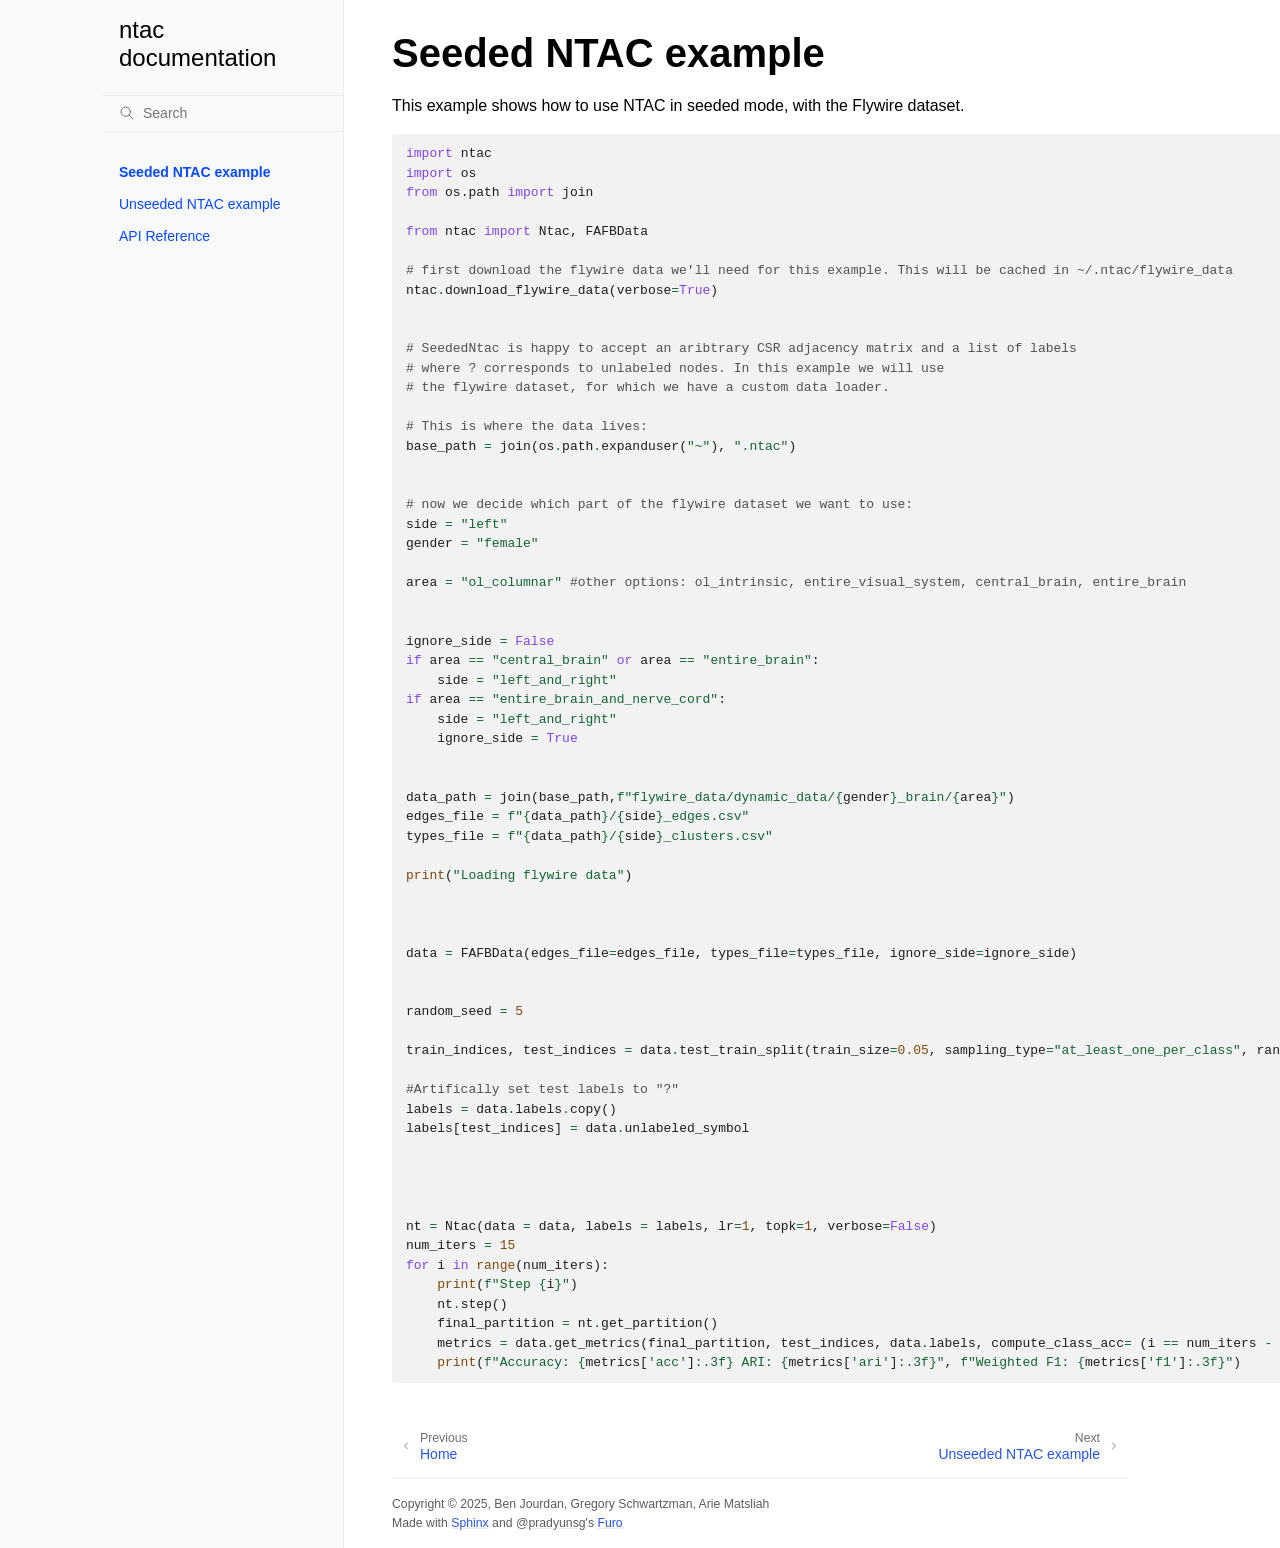
<file: seeded_example.html>
<!doctype html>
<html class="no-js" lang="en" data-content_root="./">
  <head><meta charset="utf-8">
    <meta name="viewport" content="width=device-width,initial-scale=1">
    <meta name="color-scheme" content="light dark"><meta name="viewport" content="width=device-width, initial-scale=1" />
<link rel="index" title="Index" href="genindex.html"><link rel="search" title="Search" href="search.html"><link rel="next" title="Unseeded NTAC example" href="unseeded_example.html"><link rel="prev" title="NTAC documentation" href="index.html">

    <!-- Generated with Sphinx 9.1.0 and Furo 2025.12.19 -->
        <title>Seeded NTAC example - ntac documentation</title>
      <link rel="stylesheet" type="text/css" href="_static/pygments.css?v=acfd86a5" />
    <link rel="stylesheet" type="text/css" href="_static/styles/furo.css?v=7bdb33bb" />
    <link rel="stylesheet" type="text/css" href="_static/styles/furo-extensions.css?v=8dab3a3b" />
    <link rel="stylesheet" type="text/css" href="_static/custom.css?v=66f80225" />
    
    


<style>
  body {
    --color-code-background: #f2f2f2;
  --color-code-foreground: #1e1e1e;
  
  }
  @media not print {
    body[data-theme="dark"] {
      --color-code-background: #202020;
  --color-code-foreground: #d0d0d0;
  
    }
    @media (prefers-color-scheme: dark) {
      body:not([data-theme="light"]) {
        --color-code-background: #202020;
  --color-code-foreground: #d0d0d0;
  
      }
    }
  }
</style></head>
  <body>
    
    <script>
      document.body.dataset.theme = localStorage.getItem("theme") || "auto";
    </script>
    

<svg xmlns="http://www.w3.org/2000/svg" style="display: none;">
  <symbol id="svg-toc" viewBox="0 0 24 24">
    <title>Contents</title>
    <svg stroke="currentColor" fill="currentColor" stroke-width="0" viewBox="0 0 1024 1024">
      <path d="M408 442h480c4.4 0 8-3.6 8-8v-56c0-4.4-3.6-8-8-8H408c-4.4 0-8 3.6-8 8v56c0 4.4 3.6 8 8 8zm-8 204c0 4.4 3.6 8 8 8h480c4.4 0 8-3.6 8-8v-56c0-4.4-3.6-8-8-8H408c-4.4 0-8 3.6-8 8v56zm504-486H120c-4.4 0-8 3.6-8 8v56c0 4.4 3.6 8 8 8h784c4.4 0 8-3.6 8-8v-56c0-4.4-3.6-8-8-8zm0 632H120c-4.4 0-8 3.6-8 8v56c0 4.4 3.6 8 8 8h784c4.4 0 8-3.6 8-8v-56c0-4.4-3.6-8-8-8zM115.4 518.9L271.7 642c5.8 4.6 14.4.5 14.4-6.9V388.9c0-7.4-8.5-11.5-14.4-6.9L115.4 505.1a8.74 8.74 0 0 0 0 13.8z"/>
    </svg>
  </symbol>
  <symbol id="svg-menu" viewBox="0 0 24 24">
    <title>Menu</title>
    <svg xmlns="http://www.w3.org/2000/svg" viewBox="0 0 24 24" fill="none" stroke="currentColor"
      stroke-width="2" stroke-linecap="round" stroke-linejoin="round" class="feather-menu">
      <line x1="3" y1="12" x2="21" y2="12"></line>
      <line x1="3" y1="6" x2="21" y2="6"></line>
      <line x1="3" y1="18" x2="21" y2="18"></line>
    </svg>
  </symbol>
  <symbol id="svg-arrow-right" viewBox="0 0 24 24">
    <title>Expand</title>
    <svg xmlns="http://www.w3.org/2000/svg" viewBox="0 0 24 24" fill="none" stroke="currentColor"
      stroke-width="2" stroke-linecap="round" stroke-linejoin="round" class="feather-chevron-right">
      <polyline points="9 18 15 12 9 6"></polyline>
    </svg>
  </symbol>
  <symbol id="svg-sun" viewBox="0 0 24 24">
    <title>Light mode</title>
    <svg xmlns="http://www.w3.org/2000/svg" viewBox="0 0 24 24" fill="none" stroke="currentColor"
      stroke-width="1" stroke-linecap="round" stroke-linejoin="round" class="feather-sun">
      <circle cx="12" cy="12" r="5"></circle>
      <line x1="12" y1="1" x2="12" y2="3"></line>
      <line x1="12" y1="21" x2="12" y2="23"></line>
      <line x1="4.22" y1="4.22" x2="5.64" y2="5.64"></line>
      <line x1="18.36" y1="18.36" x2="19.78" y2="19.78"></line>
      <line x1="1" y1="12" x2="3" y2="12"></line>
      <line x1="21" y1="12" x2="23" y2="12"></line>
      <line x1="4.22" y1="19.78" x2="5.64" y2="18.36"></line>
      <line x1="18.36" y1="5.64" x2="19.78" y2="4.22"></line>
    </svg>
  </symbol>
  <symbol id="svg-moon" viewBox="0 0 24 24">
    <title>Dark mode</title>
    <svg xmlns="http://www.w3.org/2000/svg" viewBox="0 0 24 24" fill="none" stroke="currentColor"
      stroke-width="1" stroke-linecap="round" stroke-linejoin="round" class="icon-tabler-moon">
      <path stroke="none" d="M0 0h24v24H0z" fill="none" />
      <path d="M12 3c.132 0 .263 0 .393 0a7.5 7.5 0 0 0 7.92 12.446a9 9 0 1 1 -8.313 -12.454z" />
    </svg>
  </symbol>
  <symbol id="svg-sun-with-moon" viewBox="0 0 24 24">
    <title>Auto light/dark, in light mode</title>
    <svg xmlns="http://www.w3.org/2000/svg" viewBox="0 0 24 24" fill="none" stroke="currentColor"
      stroke-width="1" stroke-linecap="round" stroke-linejoin="round"
      class="icon-custom-derived-from-feather-sun-and-tabler-moon">
      <path style="opacity: 50%" d="M 5.411 14.504 C 5.471 14.504 5.532 14.504 5.591 14.504 C 3.639 16.319 4.383 19.569 6.931 20.352 C 7.693 20.586 8.512 20.551 9.25 20.252 C 8.023 23.207 4.056 23.725 2.11 21.184 C 0.166 18.642 1.702 14.949 4.874 14.536 C 5.051 14.512 5.231 14.5 5.411 14.5 L 5.411 14.504 Z"/>
      <line x1="14.5" y1="3.25" x2="14.5" y2="1.25"/>
      <line x1="14.5" y1="15.85" x2="14.5" y2="17.85"/>
      <line x1="10.044" y1="5.094" x2="8.63" y2="3.68"/>
      <line x1="19" y1="14.05" x2="20.414" y2="15.464"/>
      <line x1="8.2" y1="9.55" x2="6.2" y2="9.55"/>
      <line x1="20.8" y1="9.55" x2="22.8" y2="9.55"/>
      <line x1="10.044" y1="14.006" x2="8.63" y2="15.42"/>
      <line x1="19" y1="5.05" x2="20.414" y2="3.636"/>
      <circle cx="14.5" cy="9.55" r="3.6"/>
    </svg>
  </symbol>
  <symbol id="svg-moon-with-sun" viewBox="0 0 24 24">
    <title>Auto light/dark, in dark mode</title>
    <svg xmlns="http://www.w3.org/2000/svg" viewBox="0 0 24 24" fill="none" stroke="currentColor"
      stroke-width="1" stroke-linecap="round" stroke-linejoin="round"
      class="icon-custom-derived-from-feather-sun-and-tabler-moon">
      <path d="M 8.282 7.007 C 8.385 7.007 8.494 7.007 8.595 7.007 C 5.18 10.184 6.481 15.869 10.942 17.24 C 12.275 17.648 13.706 17.589 15 17.066 C 12.851 22.236 5.91 23.143 2.505 18.696 C -0.897 14.249 1.791 7.786 7.342 7.063 C 7.652 7.021 7.965 7 8.282 7 L 8.282 7.007 Z"/>
      <line style="opacity: 50%" x1="18" y1="3.705" x2="18" y2="2.5"/>
      <line style="opacity: 50%" x1="18" y1="11.295" x2="18" y2="12.5"/>
      <line style="opacity: 50%" x1="15.316" y1="4.816" x2="14.464" y2="3.964"/>
      <line style="opacity: 50%" x1="20.711" y1="10.212" x2="21.563" y2="11.063"/>
      <line style="opacity: 50%" x1="14.205" y1="7.5" x2="13.001" y2="7.5"/>
      <line style="opacity: 50%" x1="21.795" y1="7.5" x2="23" y2="7.5"/>
      <line style="opacity: 50%" x1="15.316" y1="10.184" x2="14.464" y2="11.036"/>
      <line style="opacity: 50%" x1="20.711" y1="4.789" x2="21.563" y2="3.937"/>
      <circle style="opacity: 50%" cx="18" cy="7.5" r="2.169"/>
    </svg>
  </symbol>
  <symbol id="svg-pencil" viewBox="0 0 24 24">
    <svg xmlns="http://www.w3.org/2000/svg" viewBox="0 0 24 24" fill="none" stroke="currentColor"
      stroke-width="1" stroke-linecap="round" stroke-linejoin="round" class="icon-tabler-pencil-code">
      <path d="M4 20h4l10.5 -10.5a2.828 2.828 0 1 0 -4 -4l-10.5 10.5v4" />
      <path d="M13.5 6.5l4 4" />
      <path d="M20 21l2 -2l-2 -2" />
      <path d="M17 17l-2 2l2 2" />
    </svg>
  </symbol>
  <symbol id="svg-eye" viewBox="0 0 24 24">
    <svg xmlns="http://www.w3.org/2000/svg" viewBox="0 0 24 24" fill="none" stroke="currentColor"
      stroke-width="1" stroke-linecap="round" stroke-linejoin="round" class="icon-tabler-eye-code">
      <path stroke="none" d="M0 0h24v24H0z" fill="none" />
      <path d="M10 12a2 2 0 1 0 4 0a2 2 0 0 0 -4 0" />
      <path
        d="M11.11 17.958c-3.209 -.307 -5.91 -2.293 -8.11 -5.958c2.4 -4 5.4 -6 9 -6c3.6 0 6.6 2 9 6c-.21 .352 -.427 .688 -.647 1.008" />
      <path d="M20 21l2 -2l-2 -2" />
      <path d="M17 17l-2 2l2 2" />
    </svg>
  </symbol>
</svg>

<input type="checkbox" class="sidebar-toggle" name="__navigation" id="__navigation" aria-label="Toggle site navigation sidebar">
<input type="checkbox" class="sidebar-toggle" name="__toc" id="__toc" aria-label="Toggle table of contents sidebar">
<label class="overlay sidebar-overlay" for="__navigation"></label>
<label class="overlay toc-overlay" for="__toc"></label>

<a class="skip-to-content muted-link" href="#furo-main-content">Skip to content</a>



<div class="page">
  <header class="mobile-header">
    <div class="header-left">
      <label class="nav-overlay-icon" for="__navigation">
        <span class="icon"><svg><use href="#svg-menu"></use></svg></span>
      </label>
    </div>
    <div class="header-center">
      <a href="index.html"><div class="brand">ntac  documentation</div></a>
    </div>
    <div class="header-right">
      <div class="theme-toggle-container theme-toggle-header">
        <button class="theme-toggle" aria-label="Toggle Light / Dark / Auto color theme">
          <svg class="theme-icon-when-auto-light"><use href="#svg-sun-with-moon"></use></svg>
          <svg class="theme-icon-when-auto-dark"><use href="#svg-moon-with-sun"></use></svg>
          <svg class="theme-icon-when-dark"><use href="#svg-moon"></use></svg>
          <svg class="theme-icon-when-light"><use href="#svg-sun"></use></svg>
        </button>
      </div>
      <label class="toc-overlay-icon toc-header-icon no-toc" for="__toc">
        <span class="icon"><svg><use href="#svg-toc"></use></svg></span>
      </label>
    </div>
  </header>
  <aside class="sidebar-drawer">
    <div class="sidebar-container">
      
      <div class="sidebar-sticky"><a class="sidebar-brand" href="index.html">
  
  <span class="sidebar-brand-text">ntac  documentation</span>
  
</a><form class="sidebar-search-container" method="get" action="search.html" role="search">
  <input class="sidebar-search" placeholder="Search" name="q" aria-label="Search">
  <input type="hidden" name="check_keywords" value="yes">
  <input type="hidden" name="area" value="default">
</form>
<div id="searchbox"></div><div class="sidebar-scroll"><div class="sidebar-tree">
  <ul class="current">
<li class="toctree-l1 current current-page"><a class="current reference internal" href="#">Seeded NTAC example</a></li>
<li class="toctree-l1"><a class="reference internal" href="unseeded_example.html">Unseeded NTAC example</a></li>
<li class="toctree-l1"><a class="reference internal" href="api.html">API Reference</a></li>
</ul>

</div>
</div>

      </div>
      
    </div>
  </aside>
  <div class="main">
    <div class="content">
      <div class="article-container">
        <a href="#" class="back-to-top muted-link">
          <svg xmlns="http://www.w3.org/2000/svg" viewBox="0 0 24 24">
            <path d="M13 20h-2V8l-5.5 5.5-1.42-1.42L12 4.16l7.92 7.92-1.42 1.42L13 8v12z"></path>
          </svg>
          <span>Back to top</span>
        </a>
        <div class="content-icon-container">
          <div class="view-this-page">
  <a class="muted-link" href="_sources/seeded_example.rst.txt" title="View this page">
    <svg><use href="#svg-eye"></use></svg>
    <span class="visually-hidden">View this page</span>
  </a>
</div>
<div class="theme-toggle-container theme-toggle-content">
            <button class="theme-toggle" aria-label="Toggle Light / Dark / Auto color theme">
              <svg class="theme-icon-when-auto-light"><use href="#svg-sun-with-moon"></use></svg>
              <svg class="theme-icon-when-auto-dark"><use href="#svg-moon-with-sun"></use></svg>
              <svg class="theme-icon-when-dark"><use href="#svg-moon"></use></svg>
              <svg class="theme-icon-when-light"><use href="#svg-sun"></use></svg>
            </button>
          </div>
          <label class="toc-overlay-icon toc-content-icon no-toc" for="__toc">
            <span class="icon"><svg><use href="#svg-toc"></use></svg></span>
          </label>
        </div>
        <article role="main" id="furo-main-content">
          <section id="seeded-ntac-example">
<h1>Seeded NTAC example<a class="headerlink" href="#seeded-ntac-example" title="Link to this heading">¶</a></h1>
<p>This example shows how to use NTAC in seeded mode, with the Flywire dataset.</p>
<div class="highlight-python notranslate"><div class="highlight"><pre><span></span><span class="kn">import</span> <span class="nn">ntac</span>
<span class="kn">import</span> <span class="nn">os</span>
<span class="kn">from</span> <span class="nn">os.path</span> <span class="kn">import</span> <span class="n">join</span>

<span class="kn">from</span> <span class="nn">ntac</span> <span class="kn">import</span> <span class="n">Ntac</span><span class="p">,</span> <span class="n">FAFBData</span>

<span class="c1"># first download the flywire data we&#39;ll need for this example. This will be cached in ~/.ntac/flywire_data</span>
<span class="n">ntac</span><span class="o">.</span><span class="n">download_flywire_data</span><span class="p">(</span><span class="n">verbose</span><span class="o">=</span><span class="kc">True</span><span class="p">)</span>


<span class="c1"># SeededNtac is happy to accept an aribtrary CSR adjacency matrix and a list of labels</span>
<span class="c1"># where ? corresponds to unlabeled nodes. In this example we will use</span>
<span class="c1"># the flywire dataset, for which we have a custom data loader.</span>

<span class="c1"># This is where the data lives:</span>
<span class="n">base_path</span> <span class="o">=</span> <span class="n">join</span><span class="p">(</span><span class="n">os</span><span class="o">.</span><span class="n">path</span><span class="o">.</span><span class="n">expanduser</span><span class="p">(</span><span class="s2">&quot;~&quot;</span><span class="p">),</span> <span class="s2">&quot;.ntac&quot;</span><span class="p">)</span>


<span class="c1"># now we decide which part of the flywire dataset we want to use:</span>
<span class="n">side</span> <span class="o">=</span> <span class="s2">&quot;left&quot;</span>
<span class="n">gender</span> <span class="o">=</span> <span class="s2">&quot;female&quot;</span>

<span class="n">area</span> <span class="o">=</span> <span class="s2">&quot;ol_columnar&quot;</span> <span class="c1">#other options: ol_intrinsic, entire_visual_system, central_brain, entire_brain</span>


<span class="n">ignore_side</span> <span class="o">=</span> <span class="kc">False</span>
<span class="k">if</span> <span class="n">area</span> <span class="o">==</span> <span class="s2">&quot;central_brain&quot;</span> <span class="ow">or</span> <span class="n">area</span> <span class="o">==</span> <span class="s2">&quot;entire_brain&quot;</span><span class="p">:</span>
    <span class="n">side</span> <span class="o">=</span> <span class="s2">&quot;left_and_right&quot;</span>
<span class="k">if</span> <span class="n">area</span> <span class="o">==</span> <span class="s2">&quot;entire_brain_and_nerve_cord&quot;</span><span class="p">:</span>
    <span class="n">side</span> <span class="o">=</span> <span class="s2">&quot;left_and_right&quot;</span>
    <span class="n">ignore_side</span> <span class="o">=</span> <span class="kc">True</span>


<span class="n">data_path</span> <span class="o">=</span> <span class="n">join</span><span class="p">(</span><span class="n">base_path</span><span class="p">,</span><span class="sa">f</span><span class="s2">&quot;flywire_data/dynamic_data/</span><span class="si">{</span><span class="n">gender</span><span class="si">}</span><span class="s2">_brain/</span><span class="si">{</span><span class="n">area</span><span class="si">}</span><span class="s2">&quot;</span><span class="p">)</span>
<span class="n">edges_file</span> <span class="o">=</span> <span class="sa">f</span><span class="s2">&quot;</span><span class="si">{</span><span class="n">data_path</span><span class="si">}</span><span class="s2">/</span><span class="si">{</span><span class="n">side</span><span class="si">}</span><span class="s2">_edges.csv&quot;</span>
<span class="n">types_file</span> <span class="o">=</span> <span class="sa">f</span><span class="s2">&quot;</span><span class="si">{</span><span class="n">data_path</span><span class="si">}</span><span class="s2">/</span><span class="si">{</span><span class="n">side</span><span class="si">}</span><span class="s2">_clusters.csv&quot;</span>

<span class="nb">print</span><span class="p">(</span><span class="s2">&quot;Loading flywire data&quot;</span><span class="p">)</span>



<span class="n">data</span> <span class="o">=</span> <span class="n">FAFBData</span><span class="p">(</span><span class="n">edges_file</span><span class="o">=</span><span class="n">edges_file</span><span class="p">,</span> <span class="n">types_file</span><span class="o">=</span><span class="n">types_file</span><span class="p">,</span> <span class="n">ignore_side</span><span class="o">=</span><span class="n">ignore_side</span><span class="p">)</span>


<span class="n">random_seed</span> <span class="o">=</span> <span class="mi">5</span>

<span class="n">train_indices</span><span class="p">,</span> <span class="n">test_indices</span> <span class="o">=</span> <span class="n">data</span><span class="o">.</span><span class="n">test_train_split</span><span class="p">(</span><span class="n">train_size</span><span class="o">=</span><span class="mf">0.05</span><span class="p">,</span> <span class="n">sampling_type</span><span class="o">=</span><span class="s2">&quot;at_least_one_per_class&quot;</span><span class="p">,</span> <span class="n">random_seed</span><span class="o">=</span><span class="n">random_seed</span><span class="p">)</span>

<span class="c1">#Artifically set test labels to &quot;?&quot;</span>
<span class="n">labels</span> <span class="o">=</span> <span class="n">data</span><span class="o">.</span><span class="n">labels</span><span class="o">.</span><span class="n">copy</span><span class="p">()</span>
<span class="n">labels</span><span class="p">[</span><span class="n">test_indices</span><span class="p">]</span> <span class="o">=</span> <span class="n">data</span><span class="o">.</span><span class="n">unlabeled_symbol</span>




<span class="n">nt</span> <span class="o">=</span> <span class="n">Ntac</span><span class="p">(</span><span class="n">data</span> <span class="o">=</span> <span class="n">data</span><span class="p">,</span> <span class="n">labels</span> <span class="o">=</span> <span class="n">labels</span><span class="p">,</span> <span class="n">lr</span><span class="o">=</span><span class="mi">1</span><span class="p">,</span> <span class="n">topk</span><span class="o">=</span><span class="mi">1</span><span class="p">,</span> <span class="n">verbose</span><span class="o">=</span><span class="kc">False</span><span class="p">)</span>
<span class="n">num_iters</span> <span class="o">=</span> <span class="mi">15</span>
<span class="k">for</span> <span class="n">i</span> <span class="ow">in</span> <span class="nb">range</span><span class="p">(</span><span class="n">num_iters</span><span class="p">):</span>
    <span class="nb">print</span><span class="p">(</span><span class="sa">f</span><span class="s2">&quot;Step </span><span class="si">{</span><span class="n">i</span><span class="si">}</span><span class="s2">&quot;</span><span class="p">)</span>
    <span class="n">nt</span><span class="o">.</span><span class="n">step</span><span class="p">()</span>
    <span class="n">final_partition</span> <span class="o">=</span> <span class="n">nt</span><span class="o">.</span><span class="n">get_partition</span><span class="p">()</span>
    <span class="n">metrics</span> <span class="o">=</span> <span class="n">data</span><span class="o">.</span><span class="n">get_metrics</span><span class="p">(</span><span class="n">final_partition</span><span class="p">,</span> <span class="n">test_indices</span><span class="p">,</span> <span class="n">data</span><span class="o">.</span><span class="n">labels</span><span class="p">,</span> <span class="n">compute_class_acc</span><span class="o">=</span> <span class="p">(</span><span class="n">i</span> <span class="o">==</span> <span class="n">num_iters</span> <span class="o">-</span> <span class="mi">1</span><span class="p">))</span>
    <span class="nb">print</span><span class="p">(</span><span class="sa">f</span><span class="s2">&quot;Accuracy: </span><span class="si">{</span><span class="n">metrics</span><span class="p">[</span><span class="s1">&#39;acc&#39;</span><span class="p">]</span><span class="si">:</span><span class="s2">.3f</span><span class="si">}</span><span class="s2"> ARI: </span><span class="si">{</span><span class="n">metrics</span><span class="p">[</span><span class="s1">&#39;ari&#39;</span><span class="p">]</span><span class="si">:</span><span class="s2">.3f</span><span class="si">}</span><span class="s2">&quot;</span><span class="p">,</span> <span class="sa">f</span><span class="s2">&quot;Weighted F1: </span><span class="si">{</span><span class="n">metrics</span><span class="p">[</span><span class="s1">&#39;f1&#39;</span><span class="p">]</span><span class="si">:</span><span class="s2">.3f</span><span class="si">}</span><span class="s2">&quot;</span><span class="p">)</span>
</pre></div>
</div>
</section>

        </article>
      </div>
      <footer>
        
        <div class="related-pages">
          <a class="next-page" href="unseeded_example.html">
              <div class="page-info">
                <div class="context">
                  <span>Next</span>
                </div>
                <div class="title">Unseeded NTAC example</div>
              </div>
              <svg class="furo-related-icon"><use href="#svg-arrow-right"></use></svg>
            </a>
          <a class="prev-page" href="index.html">
              <svg class="furo-related-icon"><use href="#svg-arrow-right"></use></svg>
              <div class="page-info">
                <div class="context">
                  <span>Previous</span>
                </div>
                
                <div class="title">Home</div>
                
              </div>
            </a>
        </div>
        <div class="bottom-of-page">
          <div class="left-details">
            <div class="copyright">
                Copyright &#169; 2025, Ben Jourdan, Gregory Schwartzman, Arie Matsliah
            </div>
            Made with <a href="https://www.sphinx-doc.org/">Sphinx</a> and <a class="muted-link" href="https://pradyunsg.me">@pradyunsg</a>'s
            
            <a href="https://github.com/pradyunsg/furo">Furo</a>
            
          </div>
          <div class="right-details">
            
          </div>
        </div>
        
      </footer>
    </div>
    <aside class="toc-drawer no-toc">
      
      
      
    </aside>
  </div>
</div><script src="_static/documentation_options.js?v=5929fcd5"></script>
    <script src="_static/doctools.js?v=fd6eb6e6"></script>
    <script src="_static/sphinx_highlight.js?v=6ffebe34"></script>
    <script src="_static/scripts/furo.js?v=46bd48cc"></script>
    </body>
</html>
</file>
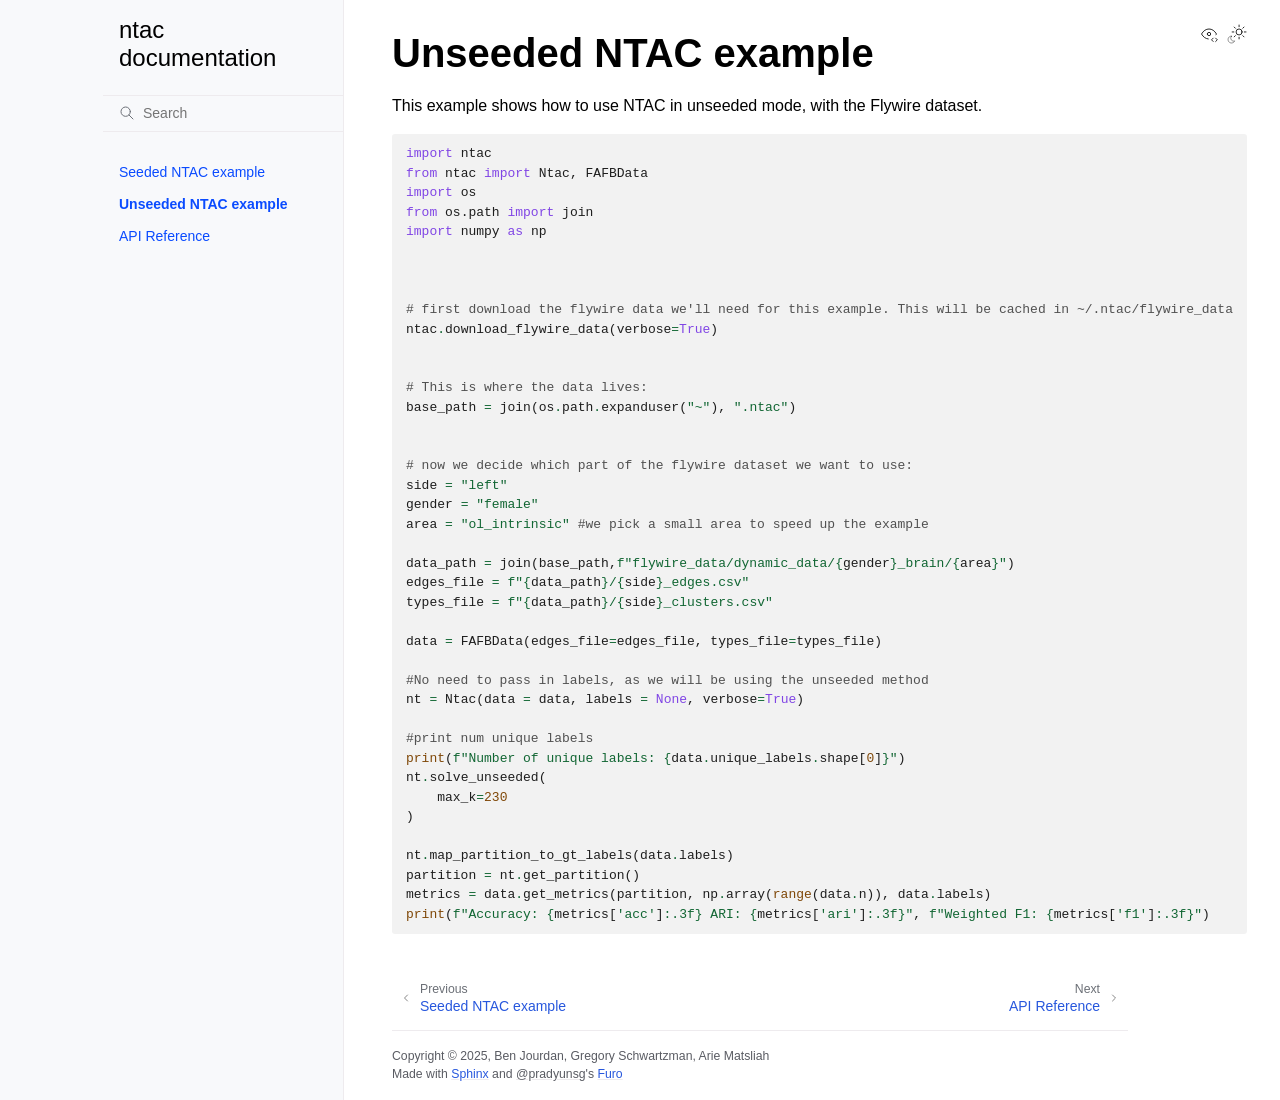
<file: unseeded_example.html>
<!doctype html>
<html class="no-js" lang="en" data-content_root="./">
  <head><meta charset="utf-8">
    <meta name="viewport" content="width=device-width,initial-scale=1">
    <meta name="color-scheme" content="light dark"><meta name="viewport" content="width=device-width, initial-scale=1" />
<link rel="index" title="Index" href="genindex.html"><link rel="search" title="Search" href="search.html"><link rel="next" title="API Reference" href="api.html"><link rel="prev" title="Seeded NTAC example" href="seeded_example.html">

    <!-- Generated with Sphinx 9.1.0 and Furo 2025.12.19 -->
        <title>Unseeded NTAC example - ntac documentation</title>
      <link rel="stylesheet" type="text/css" href="_static/pygments.css?v=acfd86a5" />
    <link rel="stylesheet" type="text/css" href="_static/styles/furo.css?v=7bdb33bb" />
    <link rel="stylesheet" type="text/css" href="_static/styles/furo-extensions.css?v=8dab3a3b" />
    <link rel="stylesheet" type="text/css" href="_static/custom.css?v=66f80225" />
    
    


<style>
  body {
    --color-code-background: #f2f2f2;
  --color-code-foreground: #1e1e1e;
  
  }
  @media not print {
    body[data-theme="dark"] {
      --color-code-background: #202020;
  --color-code-foreground: #d0d0d0;
  
    }
    @media (prefers-color-scheme: dark) {
      body:not([data-theme="light"]) {
        --color-code-background: #202020;
  --color-code-foreground: #d0d0d0;
  
      }
    }
  }
</style></head>
  <body>
    
    <script>
      document.body.dataset.theme = localStorage.getItem("theme") || "auto";
    </script>
    

<svg xmlns="http://www.w3.org/2000/svg" style="display: none;">
  <symbol id="svg-toc" viewBox="0 0 24 24">
    <title>Contents</title>
    <svg stroke="currentColor" fill="currentColor" stroke-width="0" viewBox="0 0 1024 1024">
      <path d="M408 442h480c4.4 0 8-3.6 8-8v-56c0-4.4-3.6-8-8-8H408c-4.4 0-8 3.6-8 8v56c0 4.4 3.6 8 8 8zm-8 204c0 4.4 3.6 8 8 8h480c4.4 0 8-3.6 8-8v-56c0-4.4-3.6-8-8-8H408c-4.4 0-8 3.6-8 8v56zm504-486H120c-4.4 0-8 3.6-8 8v56c0 4.4 3.6 8 8 8h784c4.4 0 8-3.6 8-8v-56c0-4.4-3.6-8-8-8zm0 632H120c-4.4 0-8 3.6-8 8v56c0 4.4 3.6 8 8 8h784c4.4 0 8-3.6 8-8v-56c0-4.4-3.6-8-8-8zM115.4 518.9L271.7 642c5.8 4.6 14.4.5 14.4-6.9V388.9c0-7.4-8.5-11.5-14.4-6.9L115.4 505.1a8.74 8.74 0 0 0 0 13.8z"/>
    </svg>
  </symbol>
  <symbol id="svg-menu" viewBox="0 0 24 24">
    <title>Menu</title>
    <svg xmlns="http://www.w3.org/2000/svg" viewBox="0 0 24 24" fill="none" stroke="currentColor"
      stroke-width="2" stroke-linecap="round" stroke-linejoin="round" class="feather-menu">
      <line x1="3" y1="12" x2="21" y2="12"></line>
      <line x1="3" y1="6" x2="21" y2="6"></line>
      <line x1="3" y1="18" x2="21" y2="18"></line>
    </svg>
  </symbol>
  <symbol id="svg-arrow-right" viewBox="0 0 24 24">
    <title>Expand</title>
    <svg xmlns="http://www.w3.org/2000/svg" viewBox="0 0 24 24" fill="none" stroke="currentColor"
      stroke-width="2" stroke-linecap="round" stroke-linejoin="round" class="feather-chevron-right">
      <polyline points="9 18 15 12 9 6"></polyline>
    </svg>
  </symbol>
  <symbol id="svg-sun" viewBox="0 0 24 24">
    <title>Light mode</title>
    <svg xmlns="http://www.w3.org/2000/svg" viewBox="0 0 24 24" fill="none" stroke="currentColor"
      stroke-width="1" stroke-linecap="round" stroke-linejoin="round" class="feather-sun">
      <circle cx="12" cy="12" r="5"></circle>
      <line x1="12" y1="1" x2="12" y2="3"></line>
      <line x1="12" y1="21" x2="12" y2="23"></line>
      <line x1="4.22" y1="4.22" x2="5.64" y2="5.64"></line>
      <line x1="18.36" y1="18.36" x2="19.78" y2="19.78"></line>
      <line x1="1" y1="12" x2="3" y2="12"></line>
      <line x1="21" y1="12" x2="23" y2="12"></line>
      <line x1="4.22" y1="19.78" x2="5.64" y2="18.36"></line>
      <line x1="18.36" y1="5.64" x2="19.78" y2="4.22"></line>
    </svg>
  </symbol>
  <symbol id="svg-moon" viewBox="0 0 24 24">
    <title>Dark mode</title>
    <svg xmlns="http://www.w3.org/2000/svg" viewBox="0 0 24 24" fill="none" stroke="currentColor"
      stroke-width="1" stroke-linecap="round" stroke-linejoin="round" class="icon-tabler-moon">
      <path stroke="none" d="M0 0h24v24H0z" fill="none" />
      <path d="M12 3c.132 0 .263 0 .393 0a7.5 7.5 0 0 0 7.92 12.446a9 9 0 1 1 -8.313 -12.454z" />
    </svg>
  </symbol>
  <symbol id="svg-sun-with-moon" viewBox="0 0 24 24">
    <title>Auto light/dark, in light mode</title>
    <svg xmlns="http://www.w3.org/2000/svg" viewBox="0 0 24 24" fill="none" stroke="currentColor"
      stroke-width="1" stroke-linecap="round" stroke-linejoin="round"
      class="icon-custom-derived-from-feather-sun-and-tabler-moon">
      <path style="opacity: 50%" d="M 5.411 14.504 C 5.471 14.504 5.532 14.504 5.591 14.504 C 3.639 16.319 4.383 19.569 6.931 20.352 C 7.693 20.586 8.512 20.551 9.25 20.252 C 8.023 23.207 4.056 23.725 2.11 21.184 C 0.166 18.642 1.702 14.949 4.874 14.536 C 5.051 14.512 5.231 14.5 5.411 14.5 L 5.411 14.504 Z"/>
      <line x1="14.5" y1="3.25" x2="14.5" y2="1.25"/>
      <line x1="14.5" y1="15.85" x2="14.5" y2="17.85"/>
      <line x1="10.044" y1="5.094" x2="8.63" y2="3.68"/>
      <line x1="19" y1="14.05" x2="20.414" y2="15.464"/>
      <line x1="8.2" y1="9.55" x2="6.2" y2="9.55"/>
      <line x1="20.8" y1="9.55" x2="22.8" y2="9.55"/>
      <line x1="10.044" y1="14.006" x2="8.63" y2="15.42"/>
      <line x1="19" y1="5.05" x2="20.414" y2="3.636"/>
      <circle cx="14.5" cy="9.55" r="3.6"/>
    </svg>
  </symbol>
  <symbol id="svg-moon-with-sun" viewBox="0 0 24 24">
    <title>Auto light/dark, in dark mode</title>
    <svg xmlns="http://www.w3.org/2000/svg" viewBox="0 0 24 24" fill="none" stroke="currentColor"
      stroke-width="1" stroke-linecap="round" stroke-linejoin="round"
      class="icon-custom-derived-from-feather-sun-and-tabler-moon">
      <path d="M 8.282 7.007 C 8.385 7.007 8.494 7.007 8.595 7.007 C 5.18 10.184 6.481 15.869 10.942 17.24 C 12.275 17.648 13.706 17.589 15 17.066 C 12.851 22.236 5.91 23.143 2.505 18.696 C -0.897 14.249 1.791 7.786 7.342 7.063 C 7.652 7.021 7.965 7 8.282 7 L 8.282 7.007 Z"/>
      <line style="opacity: 50%" x1="18" y1="3.705" x2="18" y2="2.5"/>
      <line style="opacity: 50%" x1="18" y1="11.295" x2="18" y2="12.5"/>
      <line style="opacity: 50%" x1="15.316" y1="4.816" x2="14.464" y2="3.964"/>
      <line style="opacity: 50%" x1="20.711" y1="10.212" x2="21.563" y2="11.063"/>
      <line style="opacity: 50%" x1="14.205" y1="7.5" x2="13.001" y2="7.5"/>
      <line style="opacity: 50%" x1="21.795" y1="7.5" x2="23" y2="7.5"/>
      <line style="opacity: 50%" x1="15.316" y1="10.184" x2="14.464" y2="11.036"/>
      <line style="opacity: 50%" x1="20.711" y1="4.789" x2="21.563" y2="3.937"/>
      <circle style="opacity: 50%" cx="18" cy="7.5" r="2.169"/>
    </svg>
  </symbol>
  <symbol id="svg-pencil" viewBox="0 0 24 24">
    <svg xmlns="http://www.w3.org/2000/svg" viewBox="0 0 24 24" fill="none" stroke="currentColor"
      stroke-width="1" stroke-linecap="round" stroke-linejoin="round" class="icon-tabler-pencil-code">
      <path d="M4 20h4l10.5 -10.5a2.828 2.828 0 1 0 -4 -4l-10.5 10.5v4" />
      <path d="M13.5 6.5l4 4" />
      <path d="M20 21l2 -2l-2 -2" />
      <path d="M17 17l-2 2l2 2" />
    </svg>
  </symbol>
  <symbol id="svg-eye" viewBox="0 0 24 24">
    <svg xmlns="http://www.w3.org/2000/svg" viewBox="0 0 24 24" fill="none" stroke="currentColor"
      stroke-width="1" stroke-linecap="round" stroke-linejoin="round" class="icon-tabler-eye-code">
      <path stroke="none" d="M0 0h24v24H0z" fill="none" />
      <path d="M10 12a2 2 0 1 0 4 0a2 2 0 0 0 -4 0" />
      <path
        d="M11.11 17.958c-3.209 -.307 -5.91 -2.293 -8.11 -5.958c2.4 -4 5.4 -6 9 -6c3.6 0 6.6 2 9 6c-.21 .352 -.427 .688 -.647 1.008" />
      <path d="M20 21l2 -2l-2 -2" />
      <path d="M17 17l-2 2l2 2" />
    </svg>
  </symbol>
</svg>

<input type="checkbox" class="sidebar-toggle" name="__navigation" id="__navigation" aria-label="Toggle site navigation sidebar">
<input type="checkbox" class="sidebar-toggle" name="__toc" id="__toc" aria-label="Toggle table of contents sidebar">
<label class="overlay sidebar-overlay" for="__navigation"></label>
<label class="overlay toc-overlay" for="__toc"></label>

<a class="skip-to-content muted-link" href="#furo-main-content">Skip to content</a>



<div class="page">
  <header class="mobile-header">
    <div class="header-left">
      <label class="nav-overlay-icon" for="__navigation">
        <span class="icon"><svg><use href="#svg-menu"></use></svg></span>
      </label>
    </div>
    <div class="header-center">
      <a href="index.html"><div class="brand">ntac  documentation</div></a>
    </div>
    <div class="header-right">
      <div class="theme-toggle-container theme-toggle-header">
        <button class="theme-toggle" aria-label="Toggle Light / Dark / Auto color theme">
          <svg class="theme-icon-when-auto-light"><use href="#svg-sun-with-moon"></use></svg>
          <svg class="theme-icon-when-auto-dark"><use href="#svg-moon-with-sun"></use></svg>
          <svg class="theme-icon-when-dark"><use href="#svg-moon"></use></svg>
          <svg class="theme-icon-when-light"><use href="#svg-sun"></use></svg>
        </button>
      </div>
      <label class="toc-overlay-icon toc-header-icon no-toc" for="__toc">
        <span class="icon"><svg><use href="#svg-toc"></use></svg></span>
      </label>
    </div>
  </header>
  <aside class="sidebar-drawer">
    <div class="sidebar-container">
      
      <div class="sidebar-sticky"><a class="sidebar-brand" href="index.html">
  
  <span class="sidebar-brand-text">ntac  documentation</span>
  
</a><form class="sidebar-search-container" method="get" action="search.html" role="search">
  <input class="sidebar-search" placeholder="Search" name="q" aria-label="Search">
  <input type="hidden" name="check_keywords" value="yes">
  <input type="hidden" name="area" value="default">
</form>
<div id="searchbox"></div><div class="sidebar-scroll"><div class="sidebar-tree">
  <ul class="current">
<li class="toctree-l1"><a class="reference internal" href="seeded_example.html">Seeded NTAC example</a></li>
<li class="toctree-l1 current current-page"><a class="current reference internal" href="#">Unseeded NTAC example</a></li>
<li class="toctree-l1"><a class="reference internal" href="api.html">API Reference</a></li>
</ul>

</div>
</div>

      </div>
      
    </div>
  </aside>
  <div class="main">
    <div class="content">
      <div class="article-container">
        <a href="#" class="back-to-top muted-link">
          <svg xmlns="http://www.w3.org/2000/svg" viewBox="0 0 24 24">
            <path d="M13 20h-2V8l-5.5 5.5-1.42-1.42L12 4.16l7.92 7.92-1.42 1.42L13 8v12z"></path>
          </svg>
          <span>Back to top</span>
        </a>
        <div class="content-icon-container">
          <div class="view-this-page">
  <a class="muted-link" href="_sources/unseeded_example.rst.txt" title="View this page">
    <svg><use href="#svg-eye"></use></svg>
    <span class="visually-hidden">View this page</span>
  </a>
</div>
<div class="theme-toggle-container theme-toggle-content">
            <button class="theme-toggle" aria-label="Toggle Light / Dark / Auto color theme">
              <svg class="theme-icon-when-auto-light"><use href="#svg-sun-with-moon"></use></svg>
              <svg class="theme-icon-when-auto-dark"><use href="#svg-moon-with-sun"></use></svg>
              <svg class="theme-icon-when-dark"><use href="#svg-moon"></use></svg>
              <svg class="theme-icon-when-light"><use href="#svg-sun"></use></svg>
            </button>
          </div>
          <label class="toc-overlay-icon toc-content-icon no-toc" for="__toc">
            <span class="icon"><svg><use href="#svg-toc"></use></svg></span>
          </label>
        </div>
        <article role="main" id="furo-main-content">
          <section id="unseeded-ntac-example">
<h1>Unseeded NTAC example<a class="headerlink" href="#unseeded-ntac-example" title="Link to this heading">¶</a></h1>
<p>This example shows how to use NTAC in unseeded mode, with the Flywire dataset.</p>
<div class="highlight-python notranslate"><div class="highlight"><pre><span></span><span class="kn">import</span> <span class="nn">ntac</span>
<span class="kn">from</span> <span class="nn">ntac</span> <span class="kn">import</span> <span class="n">Ntac</span><span class="p">,</span> <span class="n">FAFBData</span>
<span class="kn">import</span> <span class="nn">os</span>
<span class="kn">from</span> <span class="nn">os.path</span> <span class="kn">import</span> <span class="n">join</span>
<span class="kn">import</span> <span class="nn">numpy</span> <span class="k">as</span> <span class="nn">np</span>



<span class="c1"># first download the flywire data we&#39;ll need for this example. This will be cached in ~/.ntac/flywire_data</span>
<span class="n">ntac</span><span class="o">.</span><span class="n">download_flywire_data</span><span class="p">(</span><span class="n">verbose</span><span class="o">=</span><span class="kc">True</span><span class="p">)</span>


<span class="c1"># This is where the data lives:</span>
<span class="n">base_path</span> <span class="o">=</span> <span class="n">join</span><span class="p">(</span><span class="n">os</span><span class="o">.</span><span class="n">path</span><span class="o">.</span><span class="n">expanduser</span><span class="p">(</span><span class="s2">&quot;~&quot;</span><span class="p">),</span> <span class="s2">&quot;.ntac&quot;</span><span class="p">)</span>


<span class="c1"># now we decide which part of the flywire dataset we want to use:</span>
<span class="n">side</span> <span class="o">=</span> <span class="s2">&quot;left&quot;</span>
<span class="n">gender</span> <span class="o">=</span> <span class="s2">&quot;female&quot;</span>
<span class="n">area</span> <span class="o">=</span> <span class="s2">&quot;ol_intrinsic&quot;</span> <span class="c1">#we pick a small area to speed up the example</span>

<span class="n">data_path</span> <span class="o">=</span> <span class="n">join</span><span class="p">(</span><span class="n">base_path</span><span class="p">,</span><span class="sa">f</span><span class="s2">&quot;flywire_data/dynamic_data/</span><span class="si">{</span><span class="n">gender</span><span class="si">}</span><span class="s2">_brain/</span><span class="si">{</span><span class="n">area</span><span class="si">}</span><span class="s2">&quot;</span><span class="p">)</span>
<span class="n">edges_file</span> <span class="o">=</span> <span class="sa">f</span><span class="s2">&quot;</span><span class="si">{</span><span class="n">data_path</span><span class="si">}</span><span class="s2">/</span><span class="si">{</span><span class="n">side</span><span class="si">}</span><span class="s2">_edges.csv&quot;</span>
<span class="n">types_file</span> <span class="o">=</span> <span class="sa">f</span><span class="s2">&quot;</span><span class="si">{</span><span class="n">data_path</span><span class="si">}</span><span class="s2">/</span><span class="si">{</span><span class="n">side</span><span class="si">}</span><span class="s2">_clusters.csv&quot;</span>

<span class="n">data</span> <span class="o">=</span> <span class="n">FAFBData</span><span class="p">(</span><span class="n">edges_file</span><span class="o">=</span><span class="n">edges_file</span><span class="p">,</span> <span class="n">types_file</span><span class="o">=</span><span class="n">types_file</span><span class="p">)</span>

<span class="c1">#No need to pass in labels, as we will be using the unseeded method</span>
<span class="n">nt</span> <span class="o">=</span> <span class="n">Ntac</span><span class="p">(</span><span class="n">data</span> <span class="o">=</span> <span class="n">data</span><span class="p">,</span> <span class="n">labels</span> <span class="o">=</span> <span class="kc">None</span><span class="p">,</span> <span class="n">verbose</span><span class="o">=</span><span class="kc">True</span><span class="p">)</span>

<span class="c1">#print num unique labels</span>
<span class="nb">print</span><span class="p">(</span><span class="sa">f</span><span class="s2">&quot;Number of unique labels: </span><span class="si">{</span><span class="n">data</span><span class="o">.</span><span class="n">unique_labels</span><span class="o">.</span><span class="n">shape</span><span class="p">[</span><span class="mi">0</span><span class="p">]</span><span class="si">}</span><span class="s2">&quot;</span><span class="p">)</span>
<span class="n">nt</span><span class="o">.</span><span class="n">solve_unseeded</span><span class="p">(</span>
    <span class="n">max_k</span><span class="o">=</span><span class="mi">230</span>
<span class="p">)</span>

<span class="n">nt</span><span class="o">.</span><span class="n">map_partition_to_gt_labels</span><span class="p">(</span><span class="n">data</span><span class="o">.</span><span class="n">labels</span><span class="p">)</span>
<span class="n">partition</span> <span class="o">=</span> <span class="n">nt</span><span class="o">.</span><span class="n">get_partition</span><span class="p">()</span>
<span class="n">metrics</span> <span class="o">=</span> <span class="n">data</span><span class="o">.</span><span class="n">get_metrics</span><span class="p">(</span><span class="n">partition</span><span class="p">,</span> <span class="n">np</span><span class="o">.</span><span class="n">array</span><span class="p">(</span><span class="nb">range</span><span class="p">(</span><span class="n">data</span><span class="o">.</span><span class="n">n</span><span class="p">)),</span> <span class="n">data</span><span class="o">.</span><span class="n">labels</span><span class="p">)</span>
<span class="nb">print</span><span class="p">(</span><span class="sa">f</span><span class="s2">&quot;Accuracy: </span><span class="si">{</span><span class="n">metrics</span><span class="p">[</span><span class="s1">&#39;acc&#39;</span><span class="p">]</span><span class="si">:</span><span class="s2">.3f</span><span class="si">}</span><span class="s2"> ARI: </span><span class="si">{</span><span class="n">metrics</span><span class="p">[</span><span class="s1">&#39;ari&#39;</span><span class="p">]</span><span class="si">:</span><span class="s2">.3f</span><span class="si">}</span><span class="s2">&quot;</span><span class="p">,</span> <span class="sa">f</span><span class="s2">&quot;Weighted F1: </span><span class="si">{</span><span class="n">metrics</span><span class="p">[</span><span class="s1">&#39;f1&#39;</span><span class="p">]</span><span class="si">:</span><span class="s2">.3f</span><span class="si">}</span><span class="s2">&quot;</span><span class="p">)</span>
</pre></div>
</div>
</section>

        </article>
      </div>
      <footer>
        
        <div class="related-pages">
          <a class="next-page" href="api.html">
              <div class="page-info">
                <div class="context">
                  <span>Next</span>
                </div>
                <div class="title">API Reference</div>
              </div>
              <svg class="furo-related-icon"><use href="#svg-arrow-right"></use></svg>
            </a>
          <a class="prev-page" href="seeded_example.html">
              <svg class="furo-related-icon"><use href="#svg-arrow-right"></use></svg>
              <div class="page-info">
                <div class="context">
                  <span>Previous</span>
                </div>
                
                <div class="title">Seeded NTAC example</div>
                
              </div>
            </a>
        </div>
        <div class="bottom-of-page">
          <div class="left-details">
            <div class="copyright">
                Copyright &#169; 2025, Ben Jourdan, Gregory Schwartzman, Arie Matsliah
            </div>
            Made with <a href="https://www.sphinx-doc.org/">Sphinx</a> and <a class="muted-link" href="https://pradyunsg.me">@pradyunsg</a>'s
            
            <a href="https://github.com/pradyunsg/furo">Furo</a>
            
          </div>
          <div class="right-details">
            
          </div>
        </div>
        
      </footer>
    </div>
    <aside class="toc-drawer no-toc">
      
      
      
    </aside>
  </div>
</div><script src="_static/documentation_options.js?v=5929fcd5"></script>
    <script src="_static/doctools.js?v=fd6eb6e6"></script>
    <script src="_static/sphinx_highlight.js?v=6ffebe34"></script>
    <script src="_static/scripts/furo.js?v=46bd48cc"></script>
    </body>
</html>
</file>
<file: _static/pygments.css>
.highlight pre { line-height: 125%; }
.highlight td.linenos .normal { color: inherit; background-color: transparent; padding-left: 5px; padding-right: 5px; }
.highlight span.linenos { color: inherit; background-color: transparent; padding-left: 5px; padding-right: 5px; }
.highlight td.linenos .special { color: #000000; background-color: #ffffc0; padding-left: 5px; padding-right: 5px; }
.highlight span.linenos.special { color: #000000; background-color: #ffffc0; padding-left: 5px; padding-right: 5px; }
.highlight .hll { background-color: #fdf2e2 }
.highlight { background: #f2f2f2; color: #1e1e1e }
.highlight .c { color: #515151 } /* Comment */
.highlight .err { color: #d71835 } /* Error */
.highlight .k { color: #8045e5 } /* Keyword */
.highlight .l { color: #7f4707 } /* Literal */
.highlight .n { color: #1e1e1e } /* Name */
.highlight .o { color: #116633 } /* Operator */
.highlight .p { color: #1e1e1e } /* Punctuation */
.highlight .ch { color: #515151 } /* Comment.Hashbang */
.highlight .cm { color: #515151 } /* Comment.Multiline */
.highlight .cp { color: #515151 } /* Comment.Preproc */
.highlight .cpf { color: #515151 } /* Comment.PreprocFile */
.highlight .c1 { color: #515151 } /* Comment.Single */
.highlight .cs { color: #515151 } /* Comment.Special */
.highlight .gd { color: #00749c } /* Generic.Deleted */
.highlight .ge { font-style: italic } /* Generic.Emph */
.highlight .gh { color: #00749c } /* Generic.Heading */
.highlight .gs { font-weight: bold } /* Generic.Strong */
.highlight .gu { color: #00749c } /* Generic.Subheading */
.highlight .kc { color: #8045e5 } /* Keyword.Constant */
.highlight .kd { color: #8045e5 } /* Keyword.Declaration */
.highlight .kn { color: #8045e5 } /* Keyword.Namespace */
.highlight .kp { color: #8045e5 } /* Keyword.Pseudo */
.highlight .kr { color: #8045e5 } /* Keyword.Reserved */
.highlight .kt { color: #7f4707 } /* Keyword.Type */
.highlight .ld { color: #7f4707 } /* Literal.Date */
.highlight .m { color: #7f4707 } /* Literal.Number */
.highlight .s { color: #116633 } /* Literal.String */
.highlight .na { color: #7f4707 } /* Name.Attribute */
.highlight .nb { color: #7f4707 } /* Name.Builtin */
.highlight .nc { color: #00749c } /* Name.Class */
.highlight .no { color: #00749c } /* Name.Constant */
.highlight .nd { color: #7f4707 } /* Name.Decorator */
.highlight .ni { color: #116633 } /* Name.Entity */
.highlight .ne { color: #8045e5 } /* Name.Exception */
.highlight .nf { color: #00749c } /* Name.Function */
.highlight .nl { color: #7f4707 } /* Name.Label */
.highlight .nn { color: #1e1e1e } /* Name.Namespace */
.highlight .nx { color: #1e1e1e } /* Name.Other */
.highlight .py { color: #00749c } /* Name.Property */
.highlight .nt { color: #00749c } /* Name.Tag */
.highlight .nv { color: #d71835 } /* Name.Variable */
.highlight .ow { color: #8045e5 } /* Operator.Word */
.highlight .pm { color: #1e1e1e } /* Punctuation.Marker */
.highlight .w { color: #1e1e1e } /* Text.Whitespace */
.highlight .mb { color: #7f4707 } /* Literal.Number.Bin */
.highlight .mf { color: #7f4707 } /* Literal.Number.Float */
.highlight .mh { color: #7f4707 } /* Literal.Number.Hex */
.highlight .mi { color: #7f4707 } /* Literal.Number.Integer */
.highlight .mo { color: #7f4707 } /* Literal.Number.Oct */
.highlight .sa { color: #116633 } /* Literal.String.Affix */
.highlight .sb { color: #116633 } /* Literal.String.Backtick */
.highlight .sc { color: #116633 } /* Literal.String.Char */
.highlight .dl { color: #116633 } /* Literal.String.Delimiter */
.highlight .sd { color: #116633 } /* Literal.String.Doc */
.highlight .s2 { color: #116633 } /* Literal.String.Double */
.highlight .se { color: #116633 } /* Literal.String.Escape */
.highlight .sh { color: #116633 } /* Literal.String.Heredoc */
.highlight .si { color: #116633 } /* Literal.String.Interpol */
.highlight .sx { color: #116633 } /* Literal.String.Other */
.highlight .sr { color: #d71835 } /* Literal.String.Regex */
.highlight .s1 { color: #116633 } /* Literal.String.Single */
.highlight .ss { color: #00749c } /* Literal.String.Symbol */
.highlight .bp { color: #7f4707 } /* Name.Builtin.Pseudo */
.highlight .fm { color: #00749c } /* Name.Function.Magic */
.highlight .vc { color: #d71835 } /* Name.Variable.Class */
.highlight .vg { color: #d71835 } /* Name.Variable.Global */
.highlight .vi { color: #d71835 } /* Name.Variable.Instance */
.highlight .vm { color: #7f4707 } /* Name.Variable.Magic */
.highlight .il { color: #7f4707 } /* Literal.Number.Integer.Long */
@media not print {
body[data-theme="dark"] .highlight pre { line-height: 125%; }
body[data-theme="dark"] .highlight td.linenos .normal { color: #aaaaaa; background-color: transparent; padding-left: 5px; padding-right: 5px; }
body[data-theme="dark"] .highlight span.linenos { color: #aaaaaa; background-color: transparent; padding-left: 5px; padding-right: 5px; }
body[data-theme="dark"] .highlight td.linenos .special { color: #000000; background-color: #ffffc0; padding-left: 5px; padding-right: 5px; }
body[data-theme="dark"] .highlight span.linenos.special { color: #000000; background-color: #ffffc0; padding-left: 5px; padding-right: 5px; }
body[data-theme="dark"] .highlight .hll { background-color: #404040 }
body[data-theme="dark"] .highlight { background: #202020; color: #d0d0d0 }
body[data-theme="dark"] .highlight .c { color: #ababab; font-style: italic } /* Comment */
body[data-theme="dark"] .highlight .err { color: #a61717; background-color: #e3d2d2 } /* Error */
body[data-theme="dark"] .highlight .esc { color: #d0d0d0 } /* Escape */
body[data-theme="dark"] .highlight .g { color: #d0d0d0 } /* Generic */
body[data-theme="dark"] .highlight .k { color: #6ebf26; font-weight: bold } /* Keyword */
body[data-theme="dark"] .highlight .l { color: #d0d0d0 } /* Literal */
body[data-theme="dark"] .highlight .n { color: #d0d0d0 } /* Name */
body[data-theme="dark"] .highlight .o { color: #d0d0d0 } /* Operator */
body[data-theme="dark"] .highlight .x { color: #d0d0d0 } /* Other */
body[data-theme="dark"] .highlight .p { color: #d0d0d0 } /* Punctuation */
body[data-theme="dark"] .highlight .ch { color: #ababab; font-style: italic } /* Comment.Hashbang */
body[data-theme="dark"] .highlight .cm { color: #ababab; font-style: italic } /* Comment.Multiline */
body[data-theme="dark"] .highlight .cp { color: #ff3a3a; font-weight: bold } /* Comment.Preproc */
body[data-theme="dark"] .highlight .cpf { color: #ababab; font-style: italic } /* Comment.PreprocFile */
body[data-theme="dark"] .highlight .c1 { color: #ababab; font-style: italic } /* Comment.Single */
body[data-theme="dark"] .highlight .cs { color: #e50808; font-weight: bold; background-color: #520000 } /* Comment.Special */
body[data-theme="dark"] .highlight .gd { color: #d22323 } /* Generic.Deleted */
body[data-theme="dark"] .highlight .ge { color: #d0d0d0; font-style: italic } /* Generic.Emph */
body[data-theme="dark"] .highlight .ges { color: #d0d0d0; font-weight: bold; font-style: italic } /* Generic.EmphStrong */
body[data-theme="dark"] .highlight .gr { color: #d22323 } /* Generic.Error */
body[data-theme="dark"] .highlight .gh { color: #ffffff; font-weight: bold } /* Generic.Heading */
body[data-theme="dark"] .highlight .gi { color: #589819 } /* Generic.Inserted */
body[data-theme="dark"] .highlight .go { color: #cccccc } /* Generic.Output */
body[data-theme="dark"] .highlight .gp { color: #aaaaaa } /* Generic.Prompt */
body[data-theme="dark"] .highlight .gs { color: #d0d0d0; font-weight: bold } /* Generic.Strong */
body[data-theme="dark"] .highlight .gu { color: #ffffff; text-decoration: underline } /* Generic.Subheading */
body[data-theme="dark"] .highlight .gt { color: #d22323 } /* Generic.Traceback */
body[data-theme="dark"] .highlight .kc { color: #6ebf26; font-weight: bold } /* Keyword.Constant */
body[data-theme="dark"] .highlight .kd { color: #6ebf26; font-weight: bold } /* Keyword.Declaration */
body[data-theme="dark"] .highlight .kn { color: #6ebf26; font-weight: bold } /* Keyword.Namespace */
body[data-theme="dark"] .highlight .kp { color: #6ebf26 } /* Keyword.Pseudo */
body[data-theme="dark"] .highlight .kr { color: #6ebf26; font-weight: bold } /* Keyword.Reserved */
body[data-theme="dark"] .highlight .kt { color: #6ebf26; font-weight: bold } /* Keyword.Type */
body[data-theme="dark"] .highlight .ld { color: #d0d0d0 } /* Literal.Date */
body[data-theme="dark"] .highlight .m { color: #51b2fd } /* Literal.Number */
body[data-theme="dark"] .highlight .s { color: #ed9d13 } /* Literal.String */
body[data-theme="dark"] .highlight .na { color: #bbbbbb } /* Name.Attribute */
body[data-theme="dark"] .highlight .nb { color: #2fbccd } /* Name.Builtin */
body[data-theme="dark"] .highlight .nc { color: #71adff; text-decoration: underline } /* Name.Class */
body[data-theme="dark"] .highlight .no { color: #40ffff } /* Name.Constant */
body[data-theme="dark"] .highlight .nd { color: #ffa500 } /* Name.Decorator */
body[data-theme="dark"] .highlight .ni { color: #d0d0d0 } /* Name.Entity */
body[data-theme="dark"] .highlight .ne { color: #bbbbbb } /* Name.Exception */
body[data-theme="dark"] .highlight .nf { color: #71adff } /* Name.Function */
body[data-theme="dark"] .highlight .nl { color: #d0d0d0 } /* Name.Label */
body[data-theme="dark"] .highlight .nn { color: #71adff; text-decoration: underline } /* Name.Namespace */
body[data-theme="dark"] .highlight .nx { color: #d0d0d0 } /* Name.Other */
body[data-theme="dark"] .highlight .py { color: #d0d0d0 } /* Name.Property */
body[data-theme="dark"] .highlight .nt { color: #6ebf26; font-weight: bold } /* Name.Tag */
body[data-theme="dark"] .highlight .nv { color: #40ffff } /* Name.Variable */
body[data-theme="dark"] .highlight .ow { color: #6ebf26; font-weight: bold } /* Operator.Word */
body[data-theme="dark"] .highlight .pm { color: #d0d0d0 } /* Punctuation.Marker */
body[data-theme="dark"] .highlight .w { color: #666666 } /* Text.Whitespace */
body[data-theme="dark"] .highlight .mb { color: #51b2fd } /* Literal.Number.Bin */
body[data-theme="dark"] .highlight .mf { color: #51b2fd } /* Literal.Number.Float */
body[data-theme="dark"] .highlight .mh { color: #51b2fd } /* Literal.Number.Hex */
body[data-theme="dark"] .highlight .mi { color: #51b2fd } /* Literal.Number.Integer */
body[data-theme="dark"] .highlight .mo { color: #51b2fd } /* Literal.Number.Oct */
body[data-theme="dark"] .highlight .sa { color: #ed9d13 } /* Literal.String.Affix */
body[data-theme="dark"] .highlight .sb { color: #ed9d13 } /* Literal.String.Backtick */
body[data-theme="dark"] .highlight .sc { color: #ed9d13 } /* Literal.String.Char */
body[data-theme="dark"] .highlight .dl { color: #ed9d13 } /* Literal.String.Delimiter */
body[data-theme="dark"] .highlight .sd { color: #ed9d13 } /* Literal.String.Doc */
body[data-theme="dark"] .highlight .s2 { color: #ed9d13 } /* Literal.String.Double */
body[data-theme="dark"] .highlight .se { color: #ed9d13 } /* Literal.String.Escape */
body[data-theme="dark"] .highlight .sh { color: #ed9d13 } /* Literal.String.Heredoc */
body[data-theme="dark"] .highlight .si { color: #ed9d13 } /* Literal.String.Interpol */
body[data-theme="dark"] .highlight .sx { color: #ffa500 } /* Literal.String.Other */
body[data-theme="dark"] .highlight .sr { color: #ed9d13 } /* Literal.String.Regex */
body[data-theme="dark"] .highlight .s1 { color: #ed9d13 } /* Literal.String.Single */
body[data-theme="dark"] .highlight .ss { color: #ed9d13 } /* Literal.String.Symbol */
body[data-theme="dark"] .highlight .bp { color: #2fbccd } /* Name.Builtin.Pseudo */
body[data-theme="dark"] .highlight .fm { color: #71adff } /* Name.Function.Magic */
body[data-theme="dark"] .highlight .vc { color: #40ffff } /* Name.Variable.Class */
body[data-theme="dark"] .highlight .vg { color: #40ffff } /* Name.Variable.Global */
body[data-theme="dark"] .highlight .vi { color: #40ffff } /* Name.Variable.Instance */
body[data-theme="dark"] .highlight .vm { color: #40ffff } /* Name.Variable.Magic */
body[data-theme="dark"] .highlight .il { color: #51b2fd } /* Literal.Number.Integer.Long */
@media (prefers-color-scheme: dark) {
body:not([data-theme="light"]) .highlight pre { line-height: 125%; }
body:not([data-theme="light"]) .highlight td.linenos .normal { color: #aaaaaa; background-color: transparent; padding-left: 5px; padding-right: 5px; }
body:not([data-theme="light"]) .highlight span.linenos { color: #aaaaaa; background-color: transparent; padding-left: 5px; padding-right: 5px; }
body:not([data-theme="light"]) .highlight td.linenos .special { color: #000000; background-color: #ffffc0; padding-left: 5px; padding-right: 5px; }
body:not([data-theme="light"]) .highlight span.linenos.special { color: #000000; background-color: #ffffc0; padding-left: 5px; padding-right: 5px; }
body:not([data-theme="light"]) .highlight .hll { background-color: #404040 }
body:not([data-theme="light"]) .highlight { background: #202020; color: #d0d0d0 }
body:not([data-theme="light"]) .highlight .c { color: #ababab; font-style: italic } /* Comment */
body:not([data-theme="light"]) .highlight .err { color: #a61717; background-color: #e3d2d2 } /* Error */
body:not([data-theme="light"]) .highlight .esc { color: #d0d0d0 } /* Escape */
body:not([data-theme="light"]) .highlight .g { color: #d0d0d0 } /* Generic */
body:not([data-theme="light"]) .highlight .k { color: #6ebf26; font-weight: bold } /* Keyword */
body:not([data-theme="light"]) .highlight .l { color: #d0d0d0 } /* Literal */
body:not([data-theme="light"]) .highlight .n { color: #d0d0d0 } /* Name */
body:not([data-theme="light"]) .highlight .o { color: #d0d0d0 } /* Operator */
body:not([data-theme="light"]) .highlight .x { color: #d0d0d0 } /* Other */
body:not([data-theme="light"]) .highlight .p { color: #d0d0d0 } /* Punctuation */
body:not([data-theme="light"]) .highlight .ch { color: #ababab; font-style: italic } /* Comment.Hashbang */
body:not([data-theme="light"]) .highlight .cm { color: #ababab; font-style: italic } /* Comment.Multiline */
body:not([data-theme="light"]) .highlight .cp { color: #ff3a3a; font-weight: bold } /* Comment.Preproc */
body:not([data-theme="light"]) .highlight .cpf { color: #ababab; font-style: italic } /* Comment.PreprocFile */
body:not([data-theme="light"]) .highlight .c1 { color: #ababab; font-style: italic } /* Comment.Single */
body:not([data-theme="light"]) .highlight .cs { color: #e50808; font-weight: bold; background-color: #520000 } /* Comment.Special */
body:not([data-theme="light"]) .highlight .gd { color: #d22323 } /* Generic.Deleted */
body:not([data-theme="light"]) .highlight .ge { color: #d0d0d0; font-style: italic } /* Generic.Emph */
body:not([data-theme="light"]) .highlight .ges { color: #d0d0d0; font-weight: bold; font-style: italic } /* Generic.EmphStrong */
body:not([data-theme="light"]) .highlight .gr { color: #d22323 } /* Generic.Error */
body:not([data-theme="light"]) .highlight .gh { color: #ffffff; font-weight: bold } /* Generic.Heading */
body:not([data-theme="light"]) .highlight .gi { color: #589819 } /* Generic.Inserted */
body:not([data-theme="light"]) .highlight .go { color: #cccccc } /* Generic.Output */
body:not([data-theme="light"]) .highlight .gp { color: #aaaaaa } /* Generic.Prompt */
body:not([data-theme="light"]) .highlight .gs { color: #d0d0d0; font-weight: bold } /* Generic.Strong */
body:not([data-theme="light"]) .highlight .gu { color: #ffffff; text-decoration: underline } /* Generic.Subheading */
body:not([data-theme="light"]) .highlight .gt { color: #d22323 } /* Generic.Traceback */
body:not([data-theme="light"]) .highlight .kc { color: #6ebf26; font-weight: bold } /* Keyword.Constant */
body:not([data-theme="light"]) .highlight .kd { color: #6ebf26; font-weight: bold } /* Keyword.Declaration */
body:not([data-theme="light"]) .highlight .kn { color: #6ebf26; font-weight: bold } /* Keyword.Namespace */
body:not([data-theme="light"]) .highlight .kp { color: #6ebf26 } /* Keyword.Pseudo */
body:not([data-theme="light"]) .highlight .kr { color: #6ebf26; font-weight: bold } /* Keyword.Reserved */
body:not([data-theme="light"]) .highlight .kt { color: #6ebf26; font-weight: bold } /* Keyword.Type */
body:not([data-theme="light"]) .highlight .ld { color: #d0d0d0 } /* Literal.Date */
body:not([data-theme="light"]) .highlight .m { color: #51b2fd } /* Literal.Number */
body:not([data-theme="light"]) .highlight .s { color: #ed9d13 } /* Literal.String */
body:not([data-theme="light"]) .highlight .na { color: #bbbbbb } /* Name.Attribute */
body:not([data-theme="light"]) .highlight .nb { color: #2fbccd } /* Name.Builtin */
body:not([data-theme="light"]) .highlight .nc { color: #71adff; text-decoration: underline } /* Name.Class */
body:not([data-theme="light"]) .highlight .no { color: #40ffff } /* Name.Constant */
body:not([data-theme="light"]) .highlight .nd { color: #ffa500 } /* Name.Decorator */
body:not([data-theme="light"]) .highlight .ni { color: #d0d0d0 } /* Name.Entity */
body:not([data-theme="light"]) .highlight .ne { color: #bbbbbb } /* Name.Exception */
body:not([data-theme="light"]) .highlight .nf { color: #71adff } /* Name.Function */
body:not([data-theme="light"]) .highlight .nl { color: #d0d0d0 } /* Name.Label */
body:not([data-theme="light"]) .highlight .nn { color: #71adff; text-decoration: underline } /* Name.Namespace */
body:not([data-theme="light"]) .highlight .nx { color: #d0d0d0 } /* Name.Other */
body:not([data-theme="light"]) .highlight .py { color: #d0d0d0 } /* Name.Property */
body:not([data-theme="light"]) .highlight .nt { color: #6ebf26; font-weight: bold } /* Name.Tag */
body:not([data-theme="light"]) .highlight .nv { color: #40ffff } /* Name.Variable */
body:not([data-theme="light"]) .highlight .ow { color: #6ebf26; font-weight: bold } /* Operator.Word */
body:not([data-theme="light"]) .highlight .pm { color: #d0d0d0 } /* Punctuation.Marker */
body:not([data-theme="light"]) .highlight .w { color: #666666 } /* Text.Whitespace */
body:not([data-theme="light"]) .highlight .mb { color: #51b2fd } /* Literal.Number.Bin */
body:not([data-theme="light"]) .highlight .mf { color: #51b2fd } /* Literal.Number.Float */
body:not([data-theme="light"]) .highlight .mh { color: #51b2fd } /* Literal.Number.Hex */
body:not([data-theme="light"]) .highlight .mi { color: #51b2fd } /* Literal.Number.Integer */
body:not([data-theme="light"]) .highlight .mo { color: #51b2fd } /* Literal.Number.Oct */
body:not([data-theme="light"]) .highlight .sa { color: #ed9d13 } /* Literal.String.Affix */
body:not([data-theme="light"]) .highlight .sb { color: #ed9d13 } /* Literal.String.Backtick */
body:not([data-theme="light"]) .highlight .sc { color: #ed9d13 } /* Literal.String.Char */
body:not([data-theme="light"]) .highlight .dl { color: #ed9d13 } /* Literal.String.Delimiter */
body:not([data-theme="light"]) .highlight .sd { color: #ed9d13 } /* Literal.String.Doc */
body:not([data-theme="light"]) .highlight .s2 { color: #ed9d13 } /* Literal.String.Double */
body:not([data-theme="light"]) .highlight .se { color: #ed9d13 } /* Literal.String.Escape */
body:not([data-theme="light"]) .highlight .sh { color: #ed9d13 } /* Literal.String.Heredoc */
body:not([data-theme="light"]) .highlight .si { color: #ed9d13 } /* Literal.String.Interpol */
body:not([data-theme="light"]) .highlight .sx { color: #ffa500 } /* Literal.String.Other */
body:not([data-theme="light"]) .highlight .sr { color: #ed9d13 } /* Literal.String.Regex */
body:not([data-theme="light"]) .highlight .s1 { color: #ed9d13 } /* Literal.String.Single */
body:not([data-theme="light"]) .highlight .ss { color: #ed9d13 } /* Literal.String.Symbol */
body:not([data-theme="light"]) .highlight .bp { color: #2fbccd } /* Name.Builtin.Pseudo */
body:not([data-theme="light"]) .highlight .fm { color: #71adff } /* Name.Function.Magic */
body:not([data-theme="light"]) .highlight .vc { color: #40ffff } /* Name.Variable.Class */
body:not([data-theme="light"]) .highlight .vg { color: #40ffff } /* Name.Variable.Global */
body:not([data-theme="light"]) .highlight .vi { color: #40ffff } /* Name.Variable.Instance */
body:not([data-theme="light"]) .highlight .vm { color: #40ffff } /* Name.Variable.Magic */
body:not([data-theme="light"]) .highlight .il { color: #51b2fd } /* Literal.Number.Integer.Long */
}
}
</file>
<file: _static/styles/furo-extensions.css>
#furo-sidebar-ad-placement{padding:var(--sidebar-item-spacing-vertical) var(--sidebar-item-spacing-horizontal)}#furo-sidebar-ad-placement .ethical-sidebar{background:var(--color-background-secondary);border:none;box-shadow:none}#furo-sidebar-ad-placement .ethical-sidebar:hover{background:var(--color-background-hover)}#furo-sidebar-ad-placement .ethical-sidebar a{color:var(--color-foreground-primary)}#furo-sidebar-ad-placement .ethical-callout a{color:var(--color-foreground-secondary)!important}#furo-readthedocs-versions{background:transparent;display:block;position:static;width:100%}#furo-readthedocs-versions .rst-versions{background:#1a1c1e}#furo-readthedocs-versions .rst-current-version{background:var(--color-sidebar-item-background);cursor:unset}#furo-readthedocs-versions .rst-current-version:hover{background:var(--color-sidebar-item-background)}#furo-readthedocs-versions .rst-current-version .fa-book{color:var(--color-foreground-primary)}#furo-readthedocs-versions>.rst-other-versions{padding:0}#furo-readthedocs-versions>.rst-other-versions small{opacity:1}#furo-readthedocs-versions .injected .rst-versions{position:unset}#furo-readthedocs-versions:focus-within,#furo-readthedocs-versions:hover{box-shadow:0 0 0 1px var(--color-sidebar-background-border)}#furo-readthedocs-versions:focus-within .rst-current-version,#furo-readthedocs-versions:hover .rst-current-version{background:#1a1c1e;font-size:inherit;height:auto;line-height:inherit;padding:12px;text-align:right}#furo-readthedocs-versions:focus-within .rst-current-version .fa-book,#furo-readthedocs-versions:hover .rst-current-version .fa-book{color:#fff;float:left}#furo-readthedocs-versions:focus-within .fa-caret-down,#furo-readthedocs-versions:hover .fa-caret-down{display:none}#furo-readthedocs-versions:focus-within .injected,#furo-readthedocs-versions:focus-within .rst-current-version,#furo-readthedocs-versions:focus-within .rst-other-versions,#furo-readthedocs-versions:hover .injected,#furo-readthedocs-versions:hover .rst-current-version,#furo-readthedocs-versions:hover .rst-other-versions{display:block}#furo-readthedocs-versions:focus-within>.rst-current-version,#furo-readthedocs-versions:hover>.rst-current-version{display:none}.highlight:hover button.copybtn{color:var(--color-code-foreground)}.highlight button.copybtn{align-items:center;background-color:var(--color-code-background);border:none;color:var(--color-background-item);cursor:pointer;height:1.25em;right:.5rem;top:.625rem;transition:color .3s,opacity .3s;width:1.25em}.highlight button.copybtn:hover{background-color:var(--color-code-background);color:var(--color-brand-content)}.highlight button.copybtn:after{background-color:transparent;color:var(--color-code-foreground);display:none}.highlight button.copybtn.success{color:#22863a;transition:color 0s}.highlight button.copybtn.success:after{display:block}.highlight button.copybtn svg{padding:0}body{--sd-color-primary:var(--color-brand-primary);--sd-color-primary-highlight:var(--color-brand-content);--sd-color-primary-text:var(--color-background-primary);--sd-color-shadow:rgba(0,0,0,.05);--sd-color-card-border:var(--color-card-border);--sd-color-card-border-hover:var(--color-brand-content);--sd-color-card-background:var(--color-card-background);--sd-color-card-text:var(--color-foreground-primary);--sd-color-card-header:var(--color-card-marginals-background);--sd-color-card-footer:var(--color-card-marginals-background);--sd-color-tabs-label-active:var(--color-brand-content);--sd-color-tabs-label-hover:var(--color-foreground-muted);--sd-color-tabs-label-inactive:var(--color-foreground-muted);--sd-color-tabs-underline-active:var(--color-brand-content);--sd-color-tabs-underline-hover:var(--color-foreground-border);--sd-color-tabs-underline-inactive:var(--color-background-border);--sd-color-tabs-overline:var(--color-background-border);--sd-color-tabs-underline:var(--color-background-border)}.sd-tab-content{box-shadow:0 -2px var(--sd-color-tabs-overline),0 1px var(--sd-color-tabs-underline)}.sd-card{box-shadow:0 .1rem .25rem var(--sd-color-shadow),0 0 .0625rem rgba(0,0,0,.1)}.sd-shadow-sm{box-shadow:0 .1rem .25rem var(--sd-color-shadow),0 0 .0625rem rgba(0,0,0,.1)!important}.sd-shadow-md{box-shadow:0 .3rem .75rem var(--sd-color-shadow),0 0 .0625rem rgba(0,0,0,.1)!important}.sd-shadow-lg{box-shadow:0 .6rem 1.5rem var(--sd-color-shadow),0 0 .0625rem rgba(0,0,0,.1)!important}.sd-card-hover:hover{transform:none}.sd-cards-carousel{gap:.25rem;padding:.25rem}body{--tabs--label-text:var(--color-foreground-muted);--tabs--label-text--hover:var(--color-foreground-muted);--tabs--label-text--active:var(--color-brand-content);--tabs--label-text--active--hover:var(--color-brand-content);--tabs--label-background:transparent;--tabs--label-background--hover:transparent;--tabs--label-background--active:transparent;--tabs--label-background--active--hover:transparent;--tabs--padding-x:0.25em;--tabs--margin-x:1em;--tabs--border:var(--color-background-border);--tabs--label-border:transparent;--tabs--label-border--hover:var(--color-foreground-muted);--tabs--label-border--active:var(--color-brand-content);--tabs--label-border--active--hover:var(--color-brand-content)}[role=main] .container{max-width:none;padding-left:0;padding-right:0}.shadow.docutils{border:none;box-shadow:0 .2rem .5rem rgba(0,0,0,.05),0 0 .0625rem rgba(0,0,0,.1)!important}.sphinx-bs .card{background-color:var(--color-background-secondary);color:var(--color-foreground)}
/*# sourceMappingURL=furo-extensions.css.map*/
</file>
<file: _static/custom.css>
@media (min-width: 768px) {
  .article-container {
    max-width: 1200px;
    margin-left: auto;
    margin-right: auto;
  }

  /* Remove fixed max-width on the article itself */
  article#furo-main-content {
    max-width: 100%;  /* allow it to inherit width from .article-container */
  }

  /* Make <pre> blocks scroll horizontally instead of wrapping */
  pre {
    white-space: pre;
    overflow-x: auto;
  }
}
</file>
